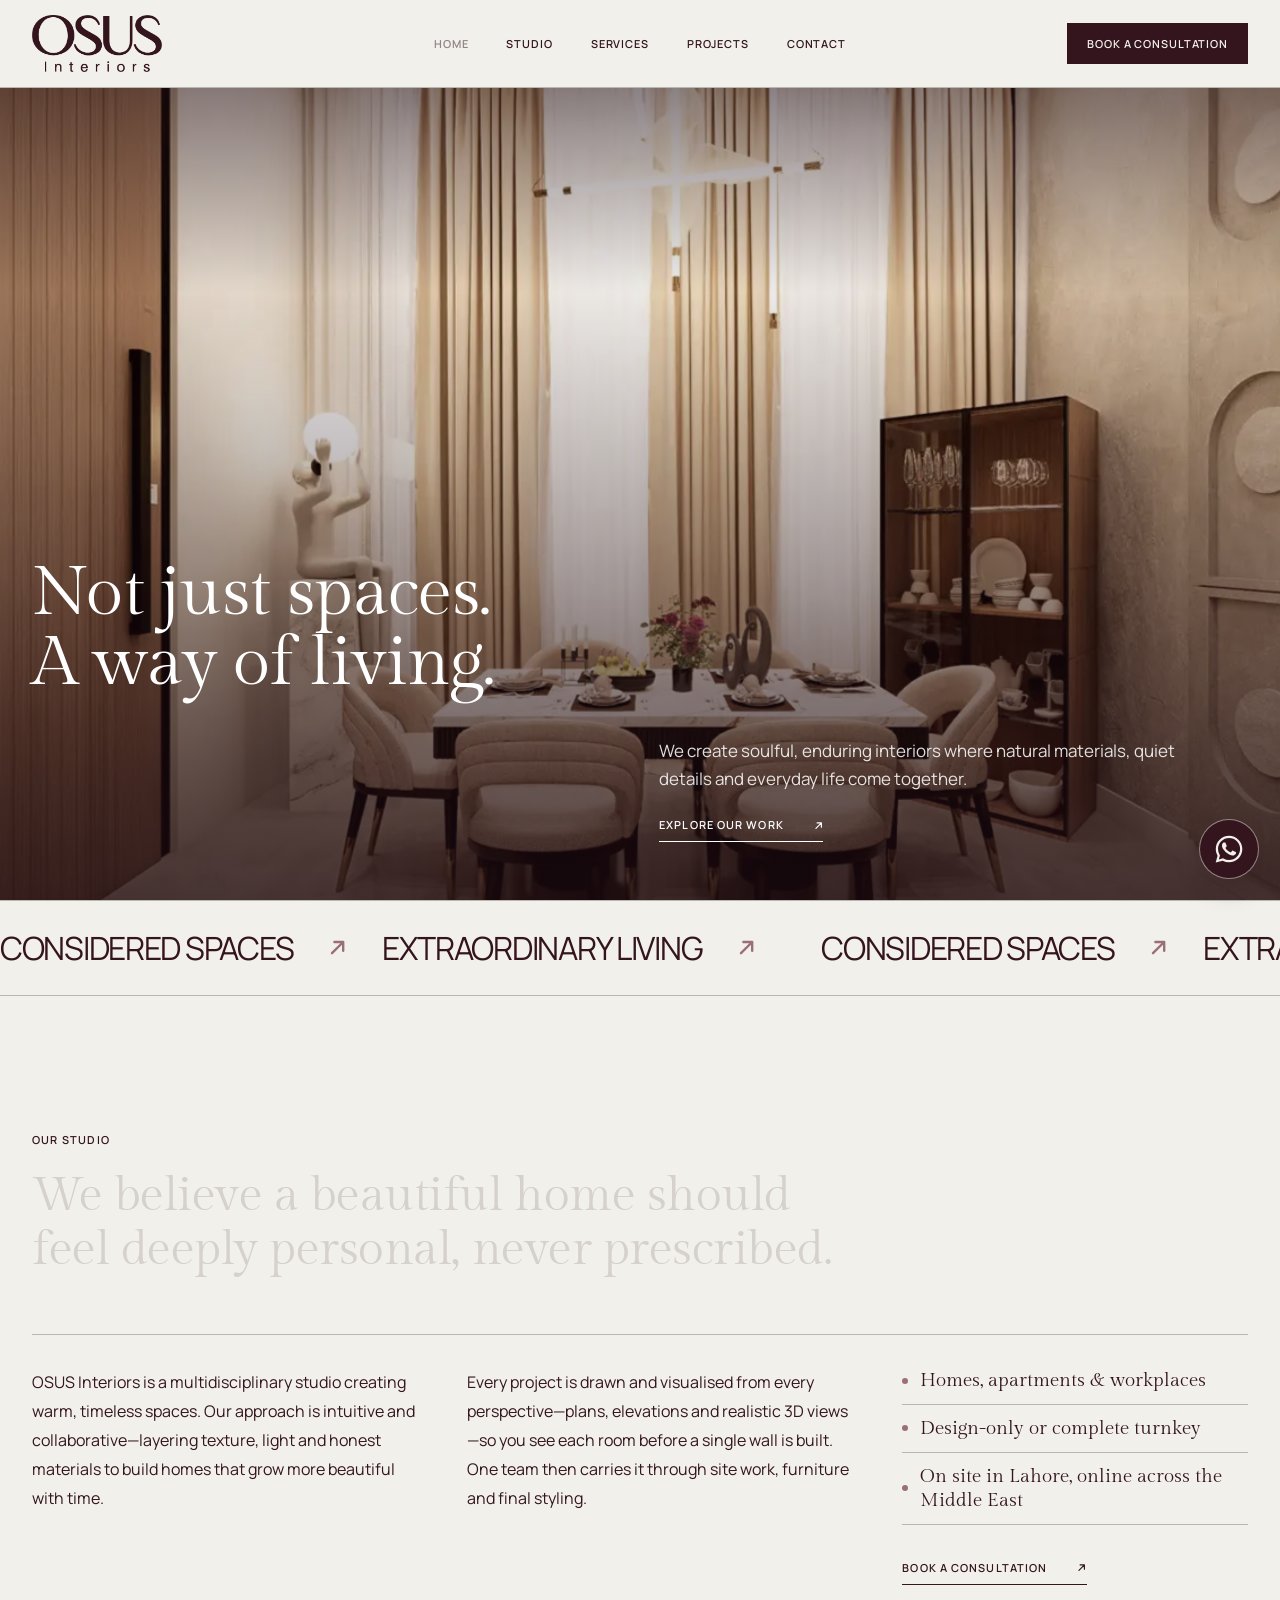
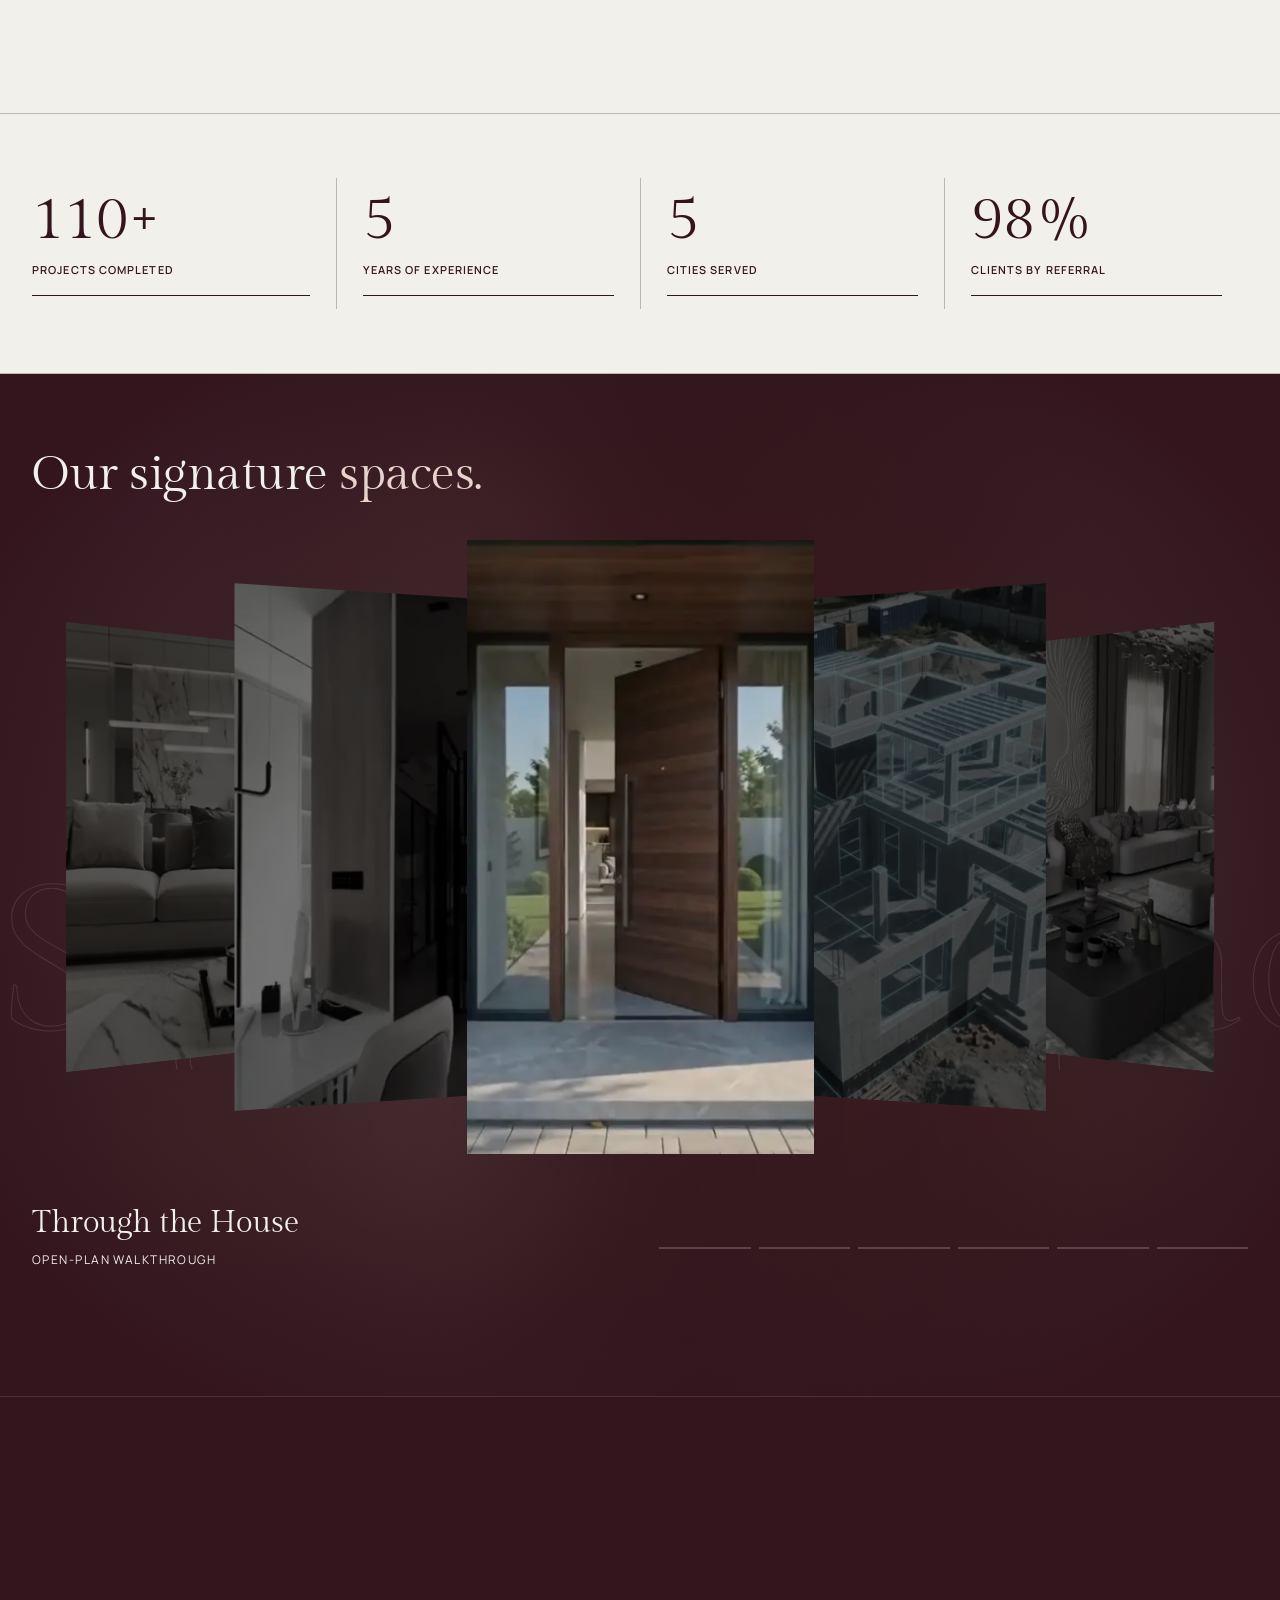
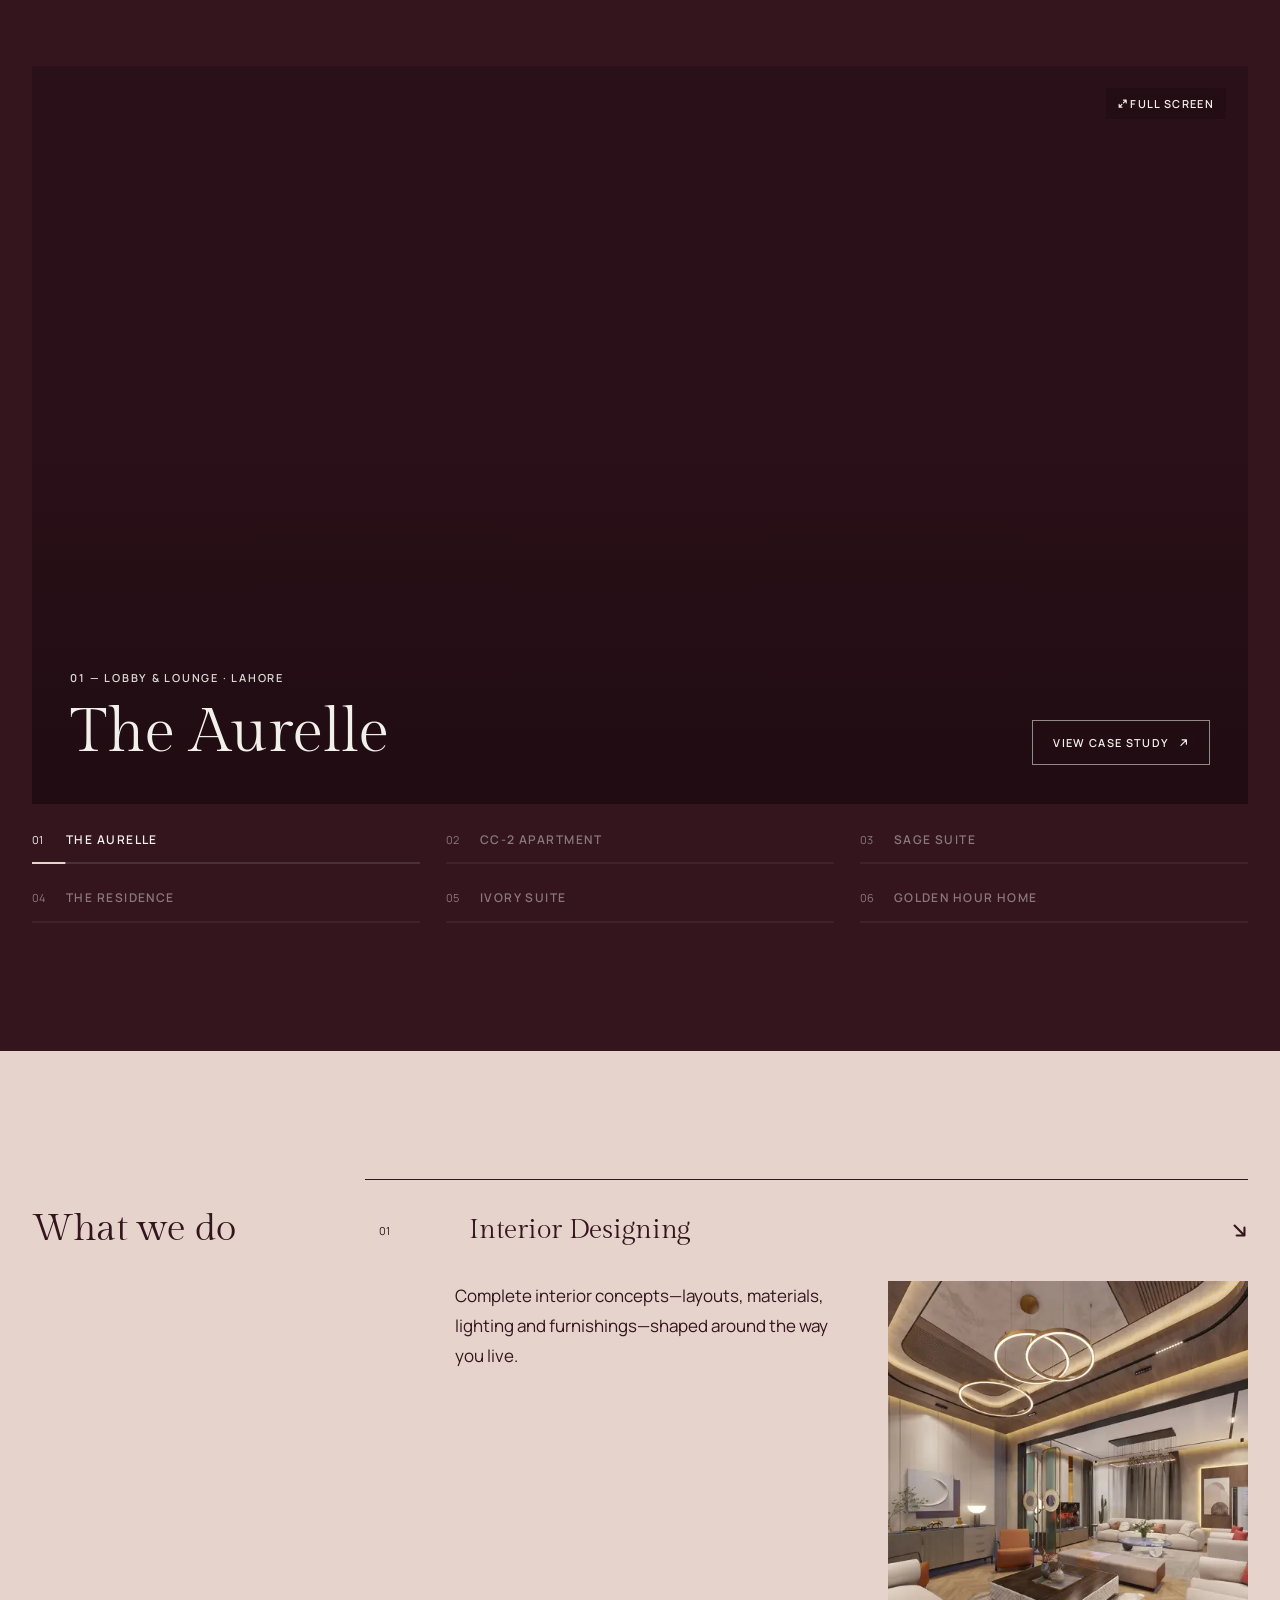
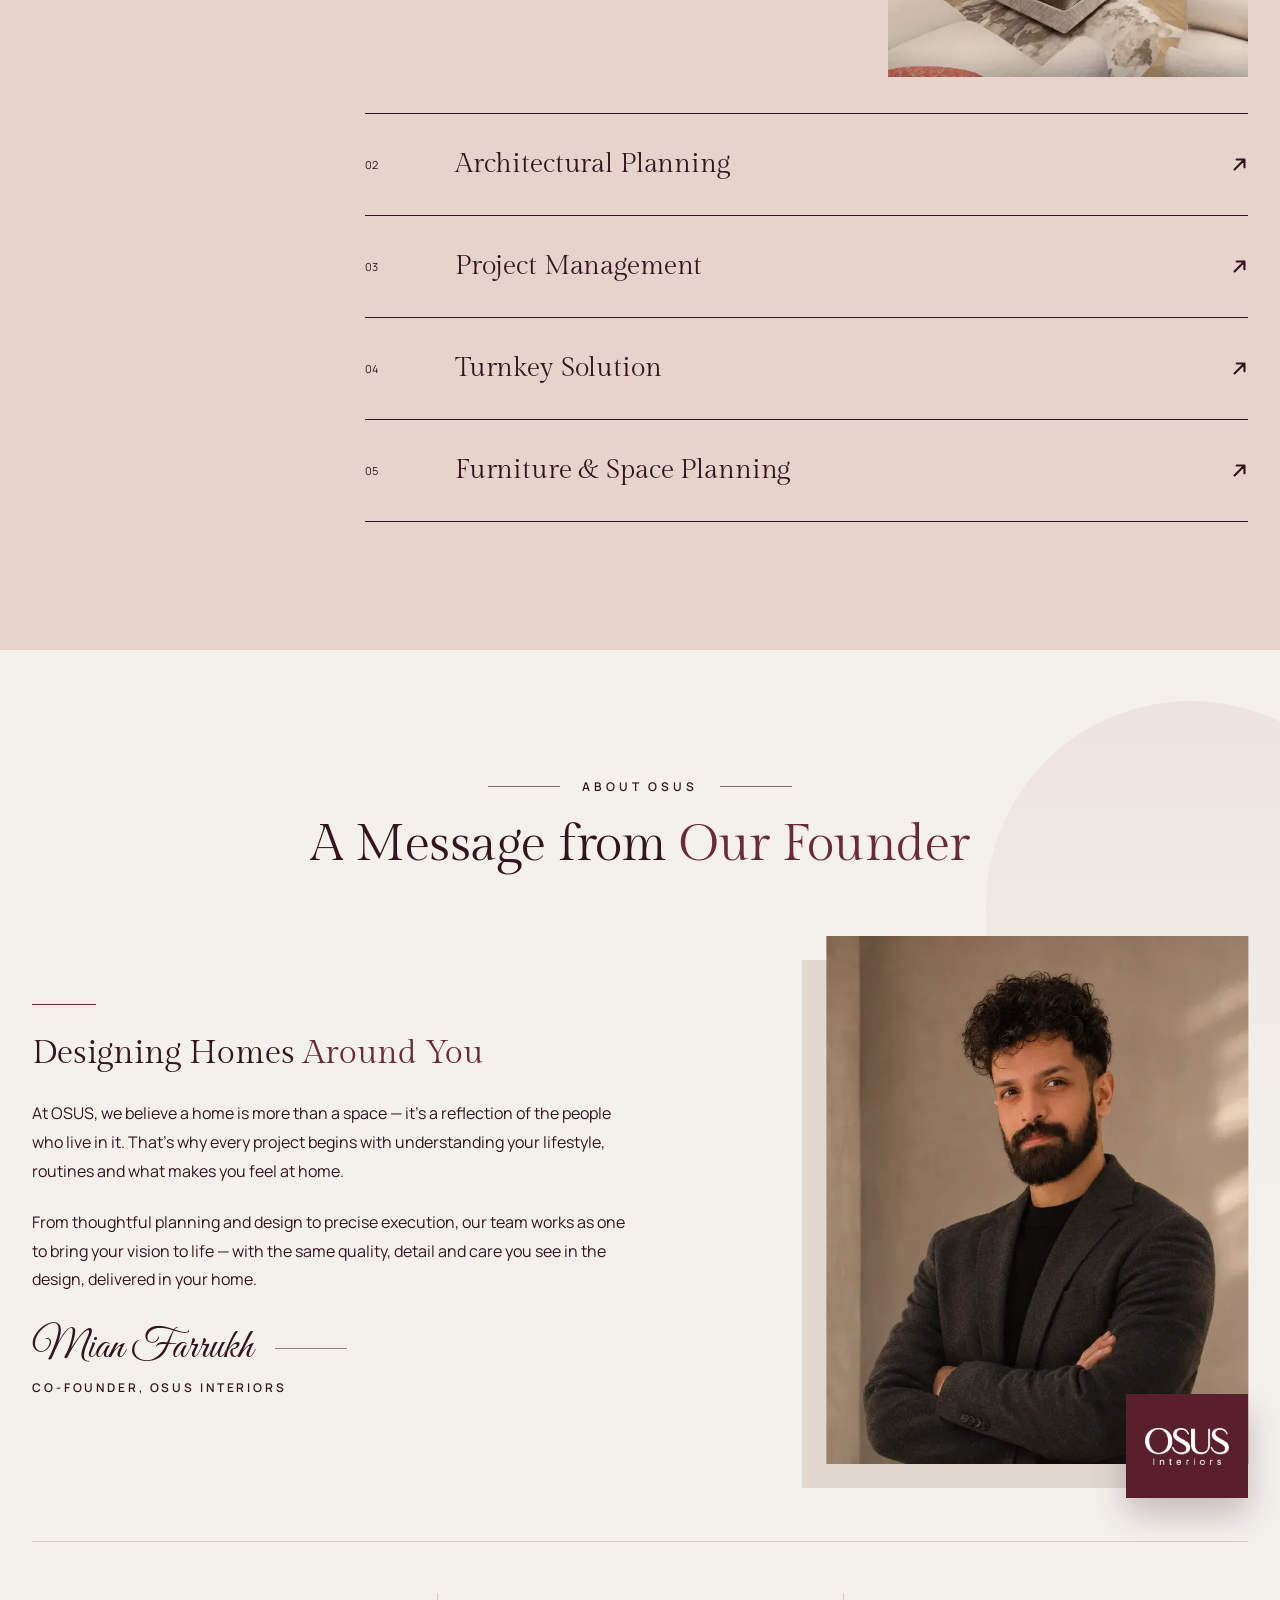
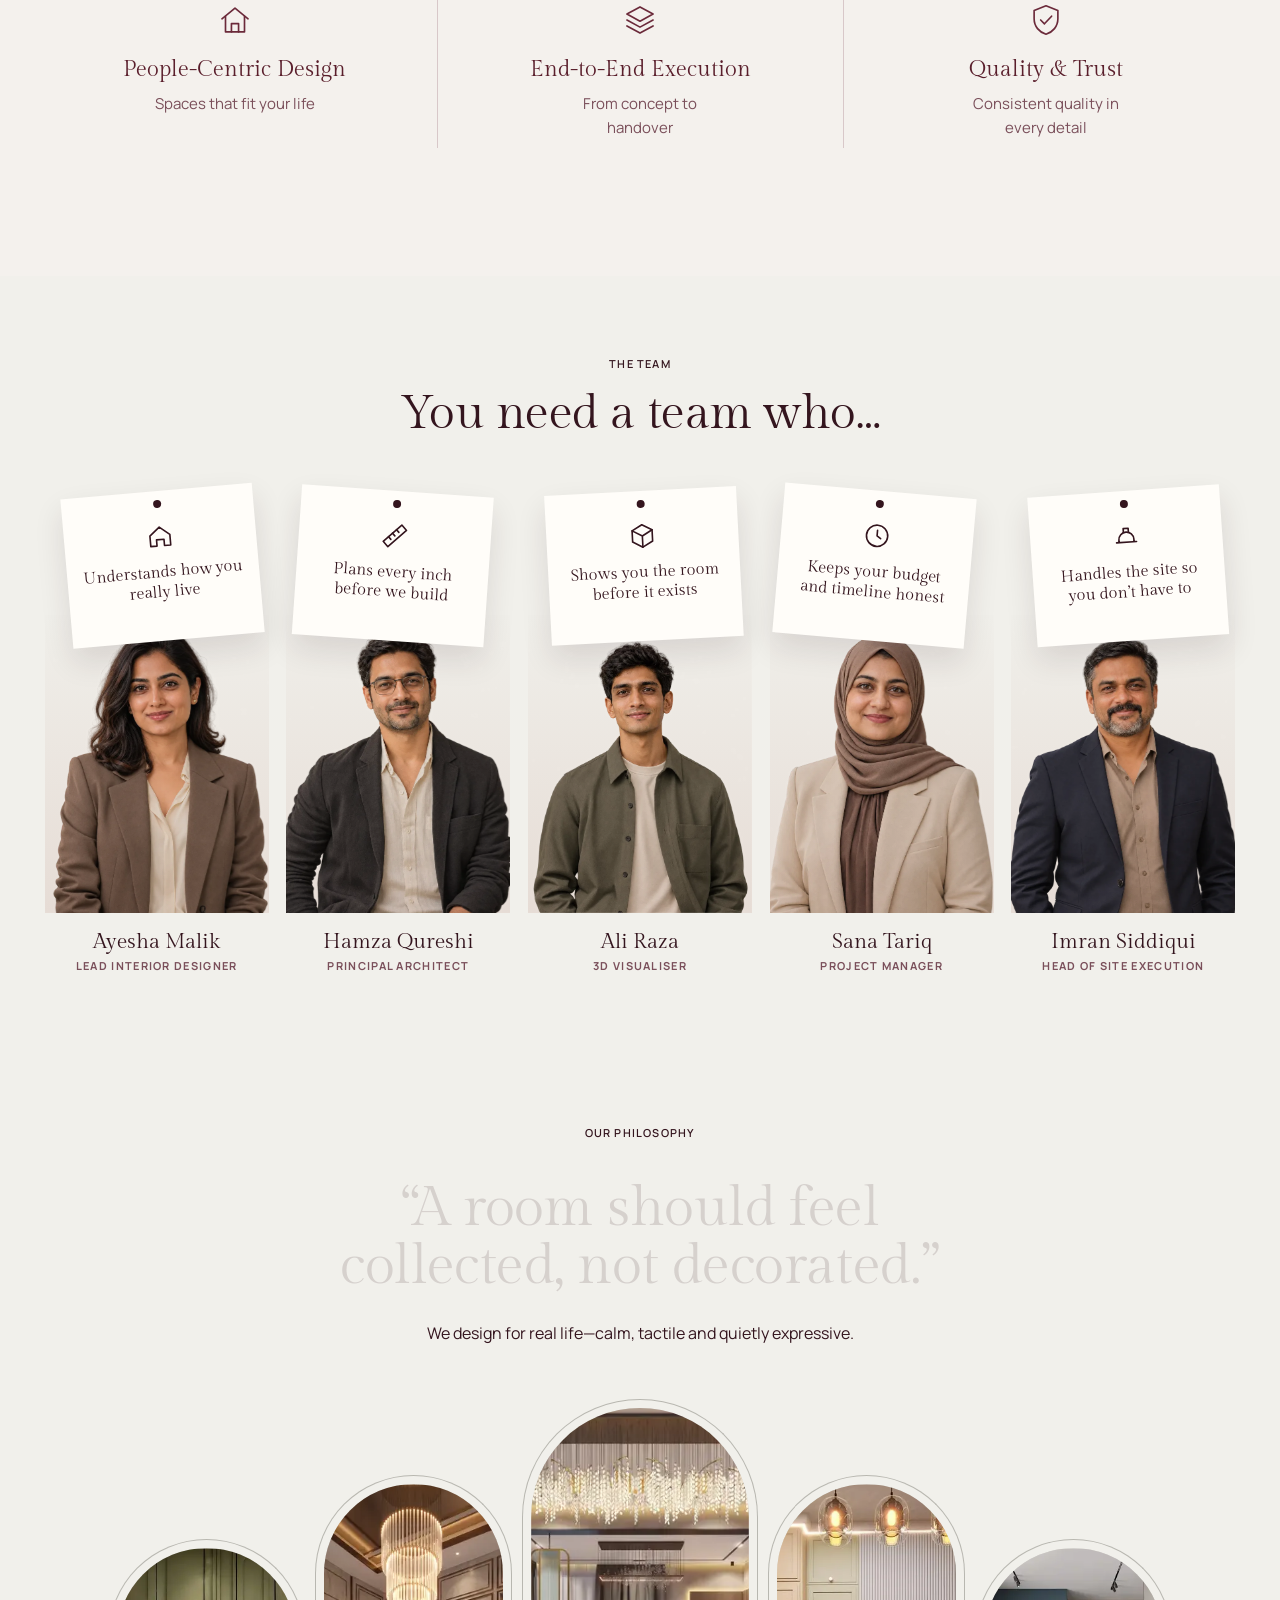
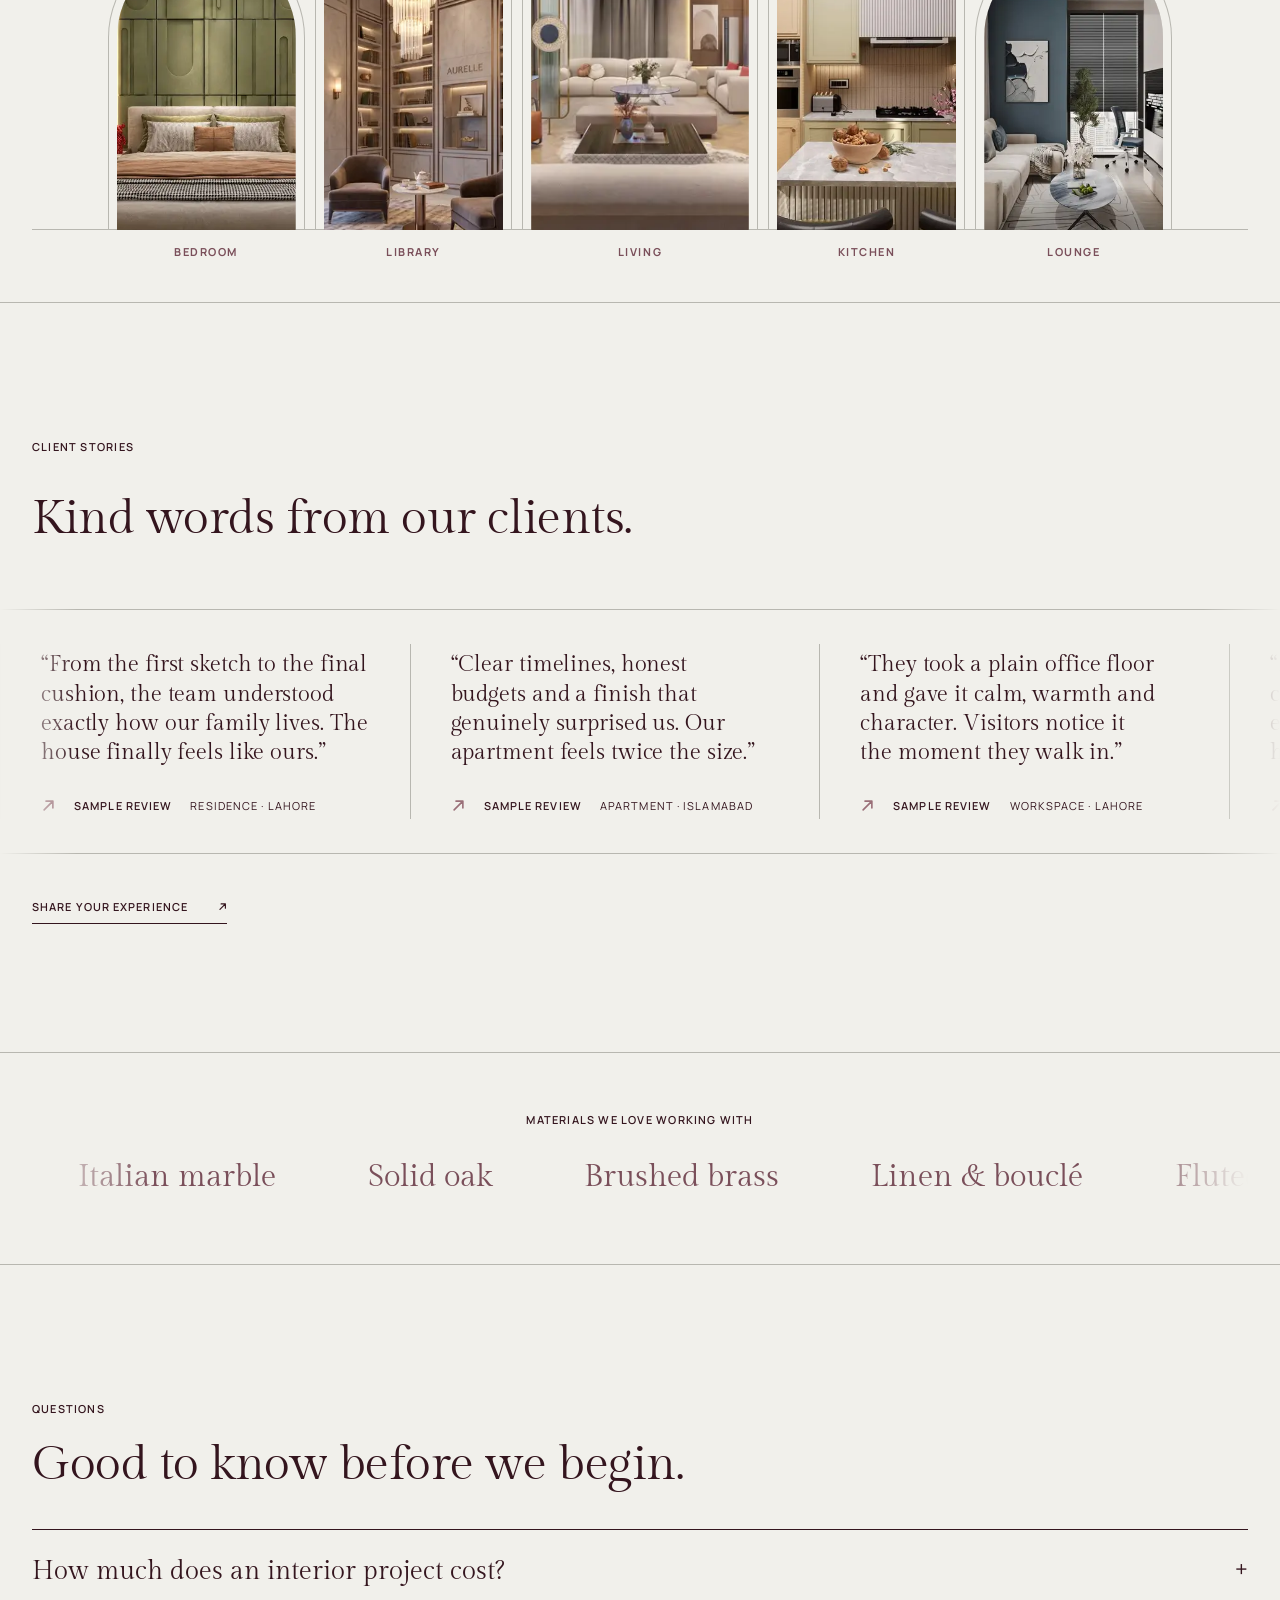
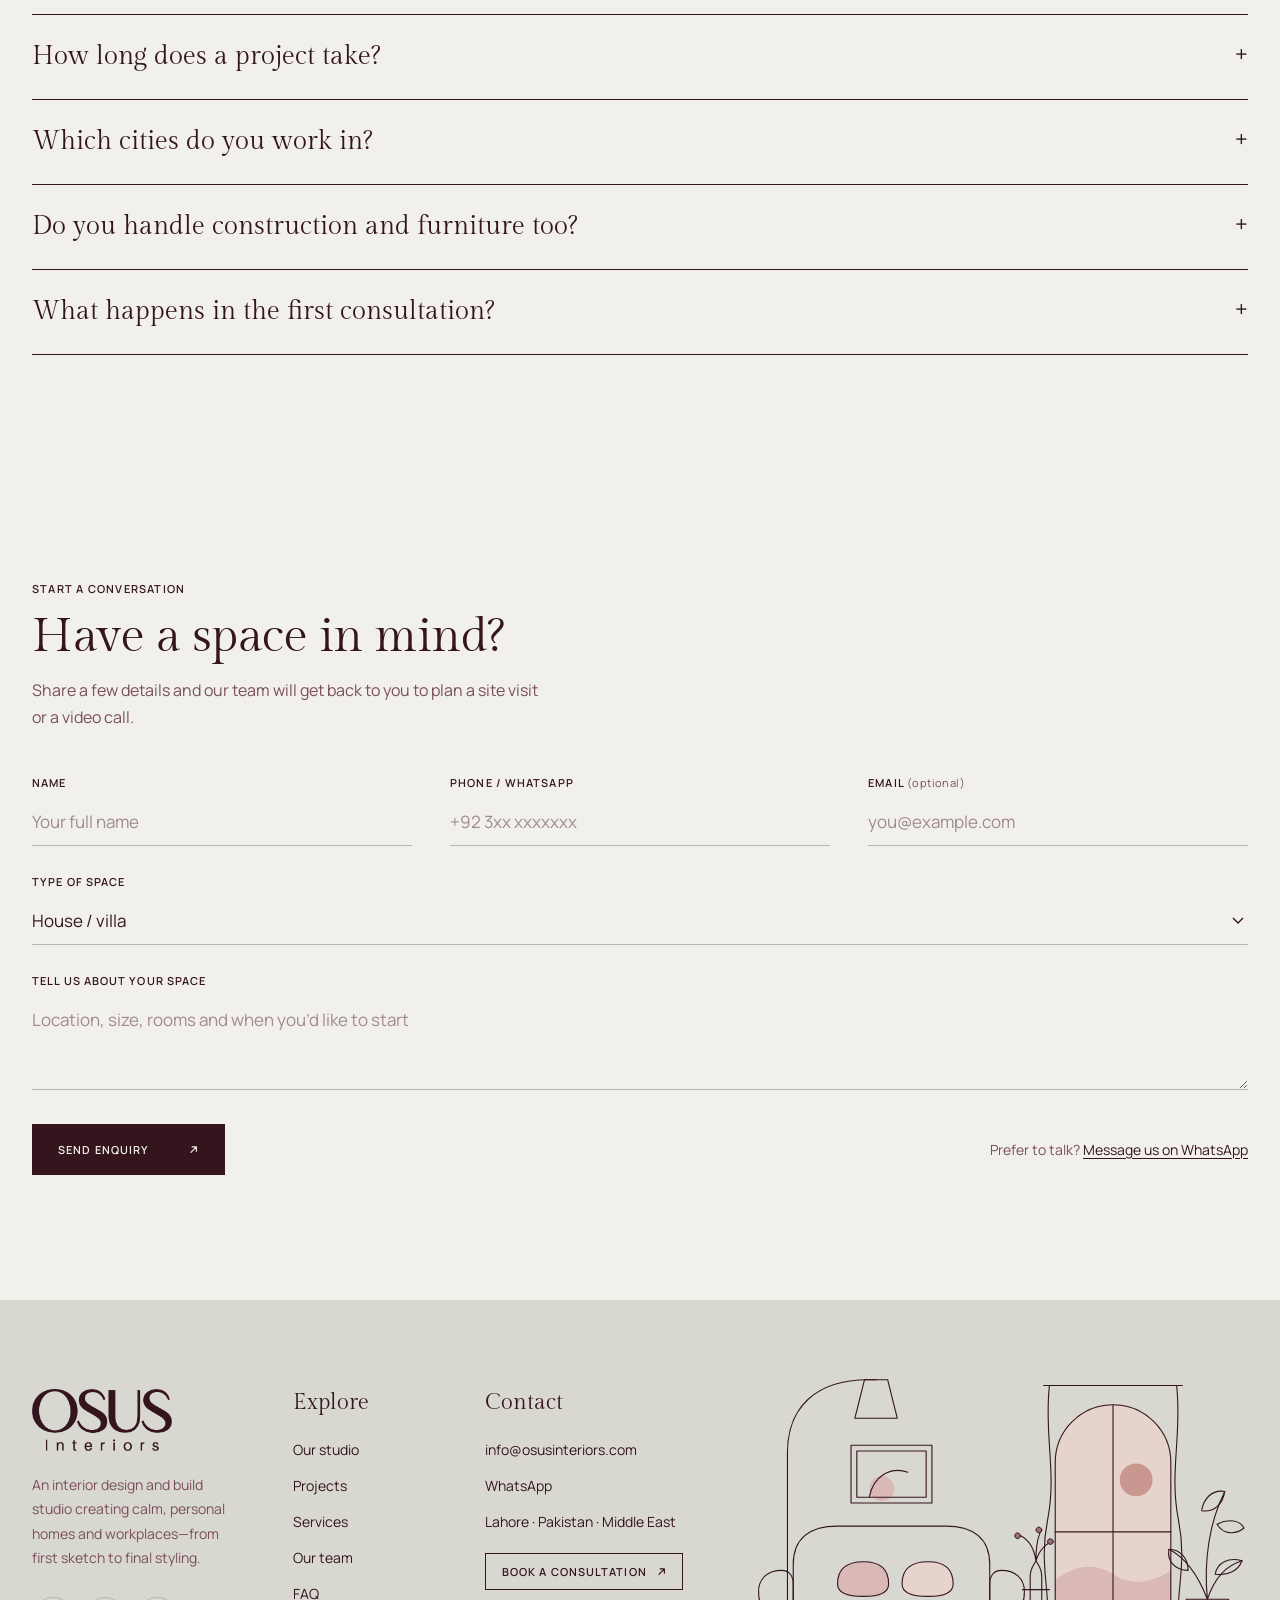
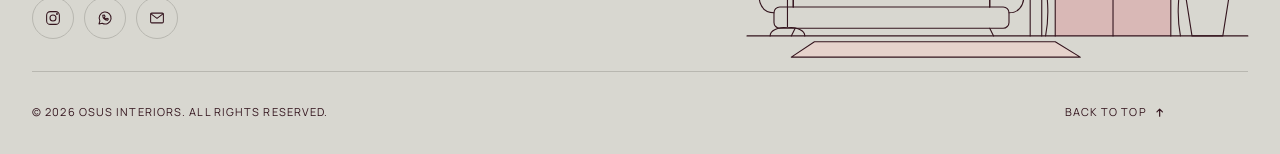
<file: website/index.html>
<!doctype html>
<html lang="en">
<head>
  <meta charset="utf-8">
  <meta name="viewport" content="width=device-width, initial-scale=1">
  <title>OSUS Interiors — Interior Designers &amp; Architects in Lahore</title>
  <meta name="description" content="Interior design and architecture studio in Lahore—interior design, architectural planning, project management and turnkey homes and workspaces.">
  <link rel="canonical" href="https://osusinteriors.com/">
  <meta name="robots" content="index, follow">
  <meta name="theme-color" content="#34151e">
  <meta property="og:type" content="website">
  <meta property="og:site_name" content="OSUS Interiors">
  <meta property="og:title" content="OSUS Interiors — Interior Designers &amp; Architects in Lahore">
  <meta property="og:description" content="Soulful, enduring interiors where natural materials, quiet details and everyday life come together.">
  <meta property="og:url" content="https://osusinteriors.com/">
  <meta property="og:image" content="https://osusinteriors.com/assets/images/og-image.jpg">
  <meta property="og:image:width" content="1200">
  <meta property="og:image:height" content="630">
  <meta property="og:locale" content="en_PK">
  <meta name="twitter:card" content="summary_large_image">
  <link rel="icon" type="image/png" href="assets/logo/osus-logo.png">
  <script type="application/ld+json">{"@context":"https://schema.org","@type":"HomeAndConstructionBusiness","name":"OSUS Interiors","description":"Interior design, architectural planning, project management and turnkey interiors for homes and commercial spaces.","url":"https://osusinteriors.com/","logo":"https://osusinteriors.com/assets/logo/osus-logo.png","image":"https://osusinteriors.com/assets/images/og-image.jpg","email":"info@osusinteriors.com","telephone":"+92-323-9871753","address":{"@type":"PostalAddress","addressLocality":"Lahore","addressCountry":"PK"},"areaServed":["Lahore","Islamabad","Pakistan"],"sameAs":["https://www.instagram.com/osusinteriors/"],"knowsAbout":["Interior design","Architectural planning","Project management","Turnkey solutions","Furniture and space planning"]}</script>
  <link rel="preconnect" href="https://fonts.googleapis.com">
  <link rel="preconnect" href="https://fonts.gstatic.com" crossorigin>
  <link rel="preload" as="style" href="https://fonts.googleapis.com/css2?family=Gilda+Display&family=Great+Vibes&family=Manrope:wght@400;500;600;700&display=swap" onload="this.onload=null;this.rel='stylesheet'">
  <noscript><link rel="stylesheet" href="https://fonts.googleapis.com/css2?family=Gilda+Display&family=Great+Vibes&family=Manrope:wght@400;500;600;700&display=swap"></noscript>
  <link rel="stylesheet" href="css/style.css?v=20261115">
  <link rel="stylesheet" href="css/extras.css?v=20261115">
  <link rel="stylesheet" href="css/motion.css?v=20261115">
  <link rel="stylesheet" href="css/showcase.css?v=20261115">
  <script>try{if(!sessionStorage.getItem('osus-intro')&&!matchMedia('(prefers-reduced-motion: reduce)').matches){document.documentElement.classList.add('has-intro');sessionStorage.setItem('osus-intro','1');setTimeout(function(){document.documentElement.classList.add('intro-done')},1800)}}catch(e){}</script>
  <link rel="preload" as="image" fetchpriority="high" href="assets/images/hero-dining.webp" imagesrcset="assets/images/hero-dining-900.webp 900w, assets/images/hero-dining-1400.webp 1400w, assets/images/hero-dining.webp 1800w" imagesizes="95vw" fetchpriority="high">
</head>
<body>
<div class="intro" aria-hidden="true"><img src="assets/logo/osus-logo.png" alt=""></div>
<main>
  <header class="site-header">
    <a class="logo-link" href="#home" aria-label="OSUS Interiors home"><img alt="OSUS Interiors" src="assets/logo/osus-logo.png"></a>
    <nav class="nav-links" id="nav-links" aria-label="Main navigation">
      <a href="#home">Home</a>
      <a href="#studio">Studio</a>
      <a href="#services">Services</a>
      <a href="#projects">Projects</a>
      <a href="#enquiry">Contact</a>
    </nav>
    <a class="header-cta" href="#enquiry" aria-label="Book a consultation"><span class="cta-long">Book a consultation</span><span class="cta-short" aria-hidden="true">Book consultation</span></a>
    <button class="menu-button" type="button" aria-label="Toggle menu" aria-expanded="false" aria-controls="nav-links">Menu</button>
  </header>

  <div class="page-content">
    <section class="hero" id="home">
      <div class="hero-copy">
        <h1 data-word-reveal>Not just spaces.<br>A way of living.</h1>
        <p class="hero-text">We create soulful, enduring interiors where natural materials, quiet details and everyday life come together.</p>
        <a class="text-link" href="#projects">Explore our work <span><svg class="ico" viewBox="0 0 12 12" aria-hidden="true" focusable="false"><path d="M2.5 9.5 9.5 2.5M4 2.5h5.5V8"/></svg></span></a>
      </div>
      <div class="hero-image" data-hero-slides>
        <img class="is-active" fetchpriority="high" alt="Warm dining room with full-height linen curtains and walnut cabinetry" data-caption="Dining · Residential interiors" src="assets/images/hero-dining.webp" srcset="assets/images/hero-dining-900.webp 900w, assets/images/hero-dining-1400.webp 1400w, assets/images/hero-dining.webp 1800w" sizes="95vw" fetchpriority="high">
        <img alt="Double-height living room with sculptural ring lights and fireplace wall" data-caption="Living · Residential interiors" data-src="assets/images/hero-living.webp" data-srcset="assets/images/hero-living-900.webp 900w, assets/images/hero-living-1400.webp 1400w, assets/images/hero-living.webp 1800w" sizes="95vw" decoding="async">
        <img alt="Entrance hall with floating staircase and timber doors" data-caption="Entrance &amp; stair · Residential interiors" data-src="assets/images/hero-stairs.webp" data-srcset="assets/images/hero-stairs-900.webp 900w, assets/images/hero-stairs-1400.webp 1400w, assets/images/hero-stairs.webp 1800w" sizes="95vw" decoding="async">
        <img alt="Grey kitchen with marble backsplash and warm under-cabinet lighting" data-caption="Kitchen · Residential interiors" data-src="assets/images/hero-kitchen.webp" data-srcset="assets/images/hero-kitchen-900.webp 900w, assets/images/hero-kitchen-1400.webp 1400w, assets/images/hero-kitchen.webp 1600w" sizes="95vw" decoding="async">
      </div>
      <span class="hero-number">01</span>
    </section>

    <div class="marquee" aria-hidden="true">
      <div>
        <span>CONSIDERED SPACES <b><svg class="ico" viewBox="0 0 12 12" aria-hidden="true" focusable="false"><path d="M2.5 9.5 9.5 2.5M4 2.5h5.5V8"/></svg></b> EXTRAORDINARY LIVING <b><svg class="ico" viewBox="0 0 12 12" aria-hidden="true" focusable="false"><path d="M2.5 9.5 9.5 2.5M4 2.5h5.5V8"/></svg></b> </span>
        <span>CONSIDERED SPACES <b><svg class="ico" viewBox="0 0 12 12" aria-hidden="true" focusable="false"><path d="M2.5 9.5 9.5 2.5M4 2.5h5.5V8"/></svg></b> EXTRAORDINARY LIVING <b><svg class="ico" viewBox="0 0 12 12" aria-hidden="true" focusable="false"><path d="M2.5 9.5 9.5 2.5M4 2.5h5.5V8"/></svg></b> </span>
        <span>CONSIDERED SPACES <b><svg class="ico" viewBox="0 0 12 12" aria-hidden="true" focusable="false"><path d="M2.5 9.5 9.5 2.5M4 2.5h5.5V8"/></svg></b> EXTRAORDINARY LIVING <b><svg class="ico" viewBox="0 0 12 12" aria-hidden="true" focusable="false"><path d="M2.5 9.5 9.5 2.5M4 2.5h5.5V8"/></svg></b> </span>
        <span>CONSIDERED SPACES <b><svg class="ico" viewBox="0 0 12 12" aria-hidden="true" focusable="false"><path d="M2.5 9.5 9.5 2.5M4 2.5h5.5V8"/></svg></b> EXTRAORDINARY LIVING <b><svg class="ico" viewBox="0 0 12 12" aria-hidden="true" focusable="false"><path d="M2.5 9.5 9.5 2.5M4 2.5h5.5V8"/></svg></b> </span>
      </div>
    </div>

    <section class="studio section" id="studio">
      <div class="studio-top scroll-reveal">
        <p class="section-label">Our studio</p>
        <h2 data-scroll-fill>We believe a beautiful home should feel deeply personal, never prescribed.</h2>
      </div>
      <div class="studio-cols scroll-reveal">
        <p>OSUS Interiors is a multidisciplinary studio creating warm, timeless spaces. Our approach is intuitive and collaborative—layering texture, light and honest materials to build homes that grow more beautiful with time.</p>
        <p>Every project is drawn and visualised from every perspective—plans, elevations and realistic 3D views—so you see each room before a single wall is built. One team then carries it through site work, furniture and final styling.</p>
        <div class="studio-points">
          <ul>
            <li>Homes, apartments &amp; workplaces</li>
            <li>Design-only or complete turnkey</li>
            <li>On site in Lahore, online across the Middle East</li>
          </ul>
          <a class="text-link" href="#enquiry">Book a consultation <span><svg class="ico" viewBox="0 0 12 12" aria-hidden="true" focusable="false"><path d="M2.5 9.5 9.5 2.5M4 2.5h5.5V8"/></svg></span></a>
        </div>
      </div>
    </section>

    <section class="stats" aria-label="Studio in numbers">
      <!-- Projects, years and cities confirmed by the client; the referral figure is still a draft -->
      <div class="stats-grid">
        <div class="stat scroll-reveal"><strong data-count="110" data-suffix="+">0</strong><span>Projects completed</span></div>
        <div class="stat scroll-reveal"><strong data-count="5" data-suffix="">0</strong><span>Years of experience</span></div>
        <div class="stat scroll-reveal"><strong data-count="5" data-suffix="">0</strong><span>Cities served</span></div>
        <div class="stat scroll-reveal"><strong data-count="98" data-suffix="%">0</strong><span>Clients by referral</span></div>
      </div>
    </section>

    <section class="reel section" id="reel" aria-roledescription="carousel" aria-label="Our signature spaces">
      <div class="reel-ambient" aria-hidden="true"></div>
      <div class="reel-head scroll-reveal">
        <div>
          <h2>Our signature <em>spaces.</em></h2>
        </div>
      </div>

      <div class="reel-bgtext" aria-hidden="true"><div><span>Signature spaces · In motion · </span><span>Signature spaces · In motion · </span></div></div>
      <div class="reel-stage" data-reel-stage>
        <article class="reel-card" data-title="Through the House" data-meta="Open-plan walkthrough">
          <video muted playsinline loop preload="metadata" poster="assets/videos/through-the-house.webp" src="assets/videos/through-the-house.mp4"></video>
        </article>
        <article class="reel-card" data-title="From Site to Sanctuary" data-meta="Concept · Build · Interior">
          <video muted playsinline loop preload="none" poster="assets/videos/site-to-sanctuary.webp" src="assets/videos/site-to-sanctuary.mp4"></video>
        </article>
        <article class="reel-card" data-title="The Gilded Lounge" data-meta="Formal living · Lahore">
          <video muted playsinline loop preload="none" poster="assets/videos/gilded-lounge.webp" src="assets/videos/gilded-lounge.mp4"></video>
        </article>
        <article class="reel-card" data-title="Night &amp; Day Suite" data-meta="Bedroom &amp; bath">
          <video muted playsinline loop preload="none" poster="assets/videos/night-day-suite.webp" src="assets/videos/night-day-suite.mp4"></video>
        </article>
        <article class="reel-card" data-title="Soft Edges" data-meta="Living &amp; dining">
          <video muted playsinline loop preload="none" poster="assets/videos/soft-edges.webp" src="assets/videos/soft-edges.mp4"></video>
        </article>
        <article class="reel-card" data-title="The Glass House" data-meta="Workspace · Plan to reality">
          <video muted playsinline loop preload="none" poster="assets/videos/glass-house.webp" src="assets/videos/glass-house.mp4"></video>
        </article>
        <span class="reel-cursor" aria-hidden="true">Drag</span>
      </div>

      <div class="reel-foot">
        <div class="reel-caption" aria-live="polite">
          <h3 data-reel-title>From Site to Sanctuary</h3>
          <p data-reel-meta>Concept · Build · Interior</p>
        </div>
        <div class="reel-progress" data-reel-progress></div>
      </div>
    </section>

    <section class="projects section" id="projects">
      <div class="section-heading scroll-reveal">
        <div>
          <h2>A study in warmth, restraint and detail.</h2>
        </div>
        <a class="text-link" href="#enquiry">Discuss your project <span><svg class="ico" viewBox="0 0 12 12" aria-hidden="true" focusable="false"><path d="M2.5 9.5 9.5 2.5M4 2.5h5.5V8"/></svg></span></a>
      </div>
      <div class="pcar scroll-reveal" data-pcar aria-roledescription="carousel" aria-label="Selected projects">
        <div class="pcar-stage" data-pcar-stage>
          <div class="pcar-overlay">
            <div aria-hidden="true"><p class="pcar-overlay-meta"></p><p class="pcar-overlay-title"></p></div>
            <a class="pcar-action" href="projects/aurelle.html"><span>View case study</span> <svg class="ico" viewBox="0 0 12 12" aria-hidden="true" focusable="false"><path d="M2.5 9.5 9.5 2.5M4 2.5h5.5V8"/></svg></a>
          </div>
          <span class="pcar-expand" aria-hidden="true"><svg class="ico" viewBox="0 0 12 12" aria-hidden="true" focusable="false"><path d="M7 1.5h3.5V5M5 10.5H1.5V7M10.5 1.5 7 5M1.5 10.5 5 7"/></svg> Full screen</span>
          <img alt="Aurelle — reception, lounge and library interiors" data-project="0" data-src="assets/images/projects/aurelle-3.webp" data-srcset="assets/images/projects/aurelle-3-480.webp 480w, assets/images/projects/aurelle-3-800.webp 800w, assets/images/projects/aurelle-3.webp 1080w" sizes="(max-width: 800px) 100vw, 95vw" decoding="async">
          <img alt="Aurelle — reception, lounge and library interiors" data-project="0" data-src="assets/images/projects/aurelle-1.webp" data-srcset="assets/images/projects/aurelle-1-480.webp 480w, assets/images/projects/aurelle-1-800.webp 800w, assets/images/projects/aurelle-1.webp 1080w" sizes="(max-width: 800px) 100vw, 95vw" decoding="async">
          <img alt="Aurelle — reception, lounge and library interiors" data-project="0" data-src="assets/images/projects/aurelle-2.webp" data-srcset="assets/images/projects/aurelle-2-480.webp 480w, assets/images/projects/aurelle-2-800.webp 800w, assets/images/projects/aurelle-2.webp 1080w" sizes="(max-width: 800px) 100vw, 95vw" decoding="async">
          <img alt="Aurelle — reception, lounge and library interiors" data-project="0" data-src="assets/images/projects/aurelle-4.webp" data-srcset="assets/images/projects/aurelle-4-480.webp 480w, assets/images/projects/aurelle-4-800.webp 800w, assets/images/projects/aurelle-4.webp 1080w" sizes="(max-width: 800px) 100vw, 95vw" decoding="async">
          <img alt="Aurelle — reception, lounge and library interiors" data-project="0" data-src="assets/images/projects/aurelle-5.webp" data-srcset="assets/images/projects/aurelle-5-480.webp 480w, assets/images/projects/aurelle-5-800.webp 800w, assets/images/projects/aurelle-5.webp 1080w" sizes="(max-width: 800px) 100vw, 95vw" decoding="async">
          <img alt="Islamabad apartment — living, dining and study" data-project="1" data-src="assets/images/projects/islamabad-1.webp" data-srcset="assets/images/projects/islamabad-1-480.webp 480w, assets/images/projects/islamabad-1-800.webp 800w, assets/images/projects/islamabad-1.webp 1080w" sizes="(max-width: 800px) 100vw, 95vw" decoding="async">
          <img alt="Islamabad apartment — living, dining and study" data-project="1" data-src="assets/images/projects/islamabad-2.webp" data-srcset="assets/images/projects/islamabad-2-480.webp 480w, assets/images/projects/islamabad-2-800.webp 800w, assets/images/projects/islamabad-2.webp 1080w" sizes="(max-width: 800px) 100vw, 95vw" decoding="async">
          <img alt="Islamabad apartment — living, dining and study" data-project="1" data-src="assets/images/projects/islamabad-3.webp" data-srcset="assets/images/projects/islamabad-3-480.webp 480w, assets/images/projects/islamabad-3-800.webp 800w, assets/images/projects/islamabad-3.webp 1080w" sizes="(max-width: 800px) 100vw, 95vw" decoding="async">
          <img alt="Islamabad apartment — living, dining and study" data-project="1" data-src="assets/images/projects/islamabad-4.webp" data-srcset="assets/images/projects/islamabad-4-480.webp 480w, assets/images/projects/islamabad-4-800.webp 800w, assets/images/projects/islamabad-4.webp 1080w" sizes="(max-width: 800px) 100vw, 95vw" decoding="async">
          <img alt="Islamabad apartment — living, dining and study" data-project="1" data-src="assets/images/projects/islamabad-5.webp" data-srcset="assets/images/projects/islamabad-5-480.webp 480w, assets/images/projects/islamabad-5-800.webp 800w, assets/images/projects/islamabad-5.webp 1080w" sizes="(max-width: 800px) 100vw, 95vw" decoding="async">
          <img alt="Sage Suite — panelled bedroom" data-project="2" data-src="assets/images/projects/sage-1.webp" data-srcset="assets/images/projects/sage-1-480.webp 480w, assets/images/projects/sage-1-800.webp 800w, assets/images/projects/sage-1.webp 1080w" sizes="(max-width: 800px) 100vw, 95vw" decoding="async">
          <img alt="Sage Suite — panelled bedroom" data-project="2" data-src="assets/images/projects/sage-2.webp" data-srcset="assets/images/projects/sage-2-480.webp 480w, assets/images/projects/sage-2-800.webp 800w, assets/images/projects/sage-2.webp 1080w" sizes="(max-width: 800px) 100vw, 95vw" decoding="async">
          <img alt="Sage Suite — panelled bedroom" data-project="2" data-src="assets/images/projects/sage-3.webp" data-srcset="assets/images/projects/sage-3-480.webp 480w, assets/images/projects/sage-3-800.webp 800w, assets/images/projects/sage-3.webp 1080w" sizes="(max-width: 800px) 100vw, 95vw" decoding="async">
          <img alt="Residence — double-height living and dining" data-project="3" data-src="assets/images/projects/residence-1.webp" data-srcset="assets/images/projects/residence-1-480.webp 480w, assets/images/projects/residence-1-800.webp 800w, assets/images/projects/residence-1.webp 1080w" sizes="(max-width: 800px) 100vw, 95vw" decoding="async">
          <img alt="Residence — double-height living and dining" data-project="3" data-src="assets/images/projects/residence-2.webp" data-srcset="assets/images/projects/residence-2-480.webp 480w, assets/images/projects/residence-2-800.webp 800w, assets/images/projects/residence-2.webp 1080w" sizes="(max-width: 800px) 100vw, 95vw" decoding="async">
          <img alt="Residence — double-height living and dining" data-project="3" data-src="assets/images/projects/residence-3.webp" data-srcset="assets/images/projects/residence-3-480.webp 480w, assets/images/projects/residence-3-800.webp 800w, assets/images/projects/residence-3.webp 1080w" sizes="(max-width: 800px) 100vw, 95vw" decoding="async">
          <img alt="Residence — double-height living and dining" data-project="3" data-src="assets/images/projects/residence-4.webp" data-srcset="assets/images/projects/residence-4-480.webp 480w, assets/images/projects/residence-4-800.webp 800w, assets/images/projects/residence-4.webp 1080w" sizes="(max-width: 800px) 100vw, 95vw" decoding="async">
          <img alt="Ivory Suite — bedroom and home office" data-project="4" data-src="assets/images/projects/suite-1.webp" data-srcset="assets/images/projects/suite-1-480.webp 480w, assets/images/projects/suite-1-800.webp 800w, assets/images/projects/suite-1.webp 1080w" sizes="(max-width: 800px) 100vw, 95vw" decoding="async">
          <img alt="Ivory Suite — bedroom and home office" data-project="4" data-src="assets/images/projects/suite-2.webp" data-srcset="assets/images/projects/suite-2-480.webp 480w, assets/images/projects/suite-2-800.webp 800w, assets/images/projects/suite-2.webp 1080w" sizes="(max-width: 800px) 100vw, 95vw" decoding="async">
          <img alt="Ivory Suite — bedroom and home office" data-project="4" data-src="assets/images/projects/suite-3.webp" data-srcset="assets/images/projects/suite-3-480.webp 480w, assets/images/projects/suite-3-800.webp 800w, assets/images/projects/suite-3.webp 1080w" sizes="(max-width: 800px) 100vw, 95vw" decoding="async">
          <img alt="Ivory Suite — bedroom and home office" data-project="4" data-src="assets/images/projects/suite-4.webp" data-srcset="assets/images/projects/suite-4-480.webp 480w, assets/images/projects/suite-4-800.webp 800w, assets/images/projects/suite-4.webp 1080w" sizes="(max-width: 800px) 100vw, 95vw" decoding="async">
          <img alt="Ivory Suite — bedroom and home office" data-project="4" data-src="assets/images/projects/suite-5.webp" data-srcset="assets/images/projects/suite-5-480.webp 480w, assets/images/projects/suite-5-800.webp 800w, assets/images/projects/suite-5.webp 1080w" sizes="(max-width: 800px) 100vw, 95vw" decoding="async">
          <img alt="Ivory Suite — bedroom and home office" data-project="4" data-src="assets/images/projects/suite-6.webp" data-srcset="assets/images/projects/suite-6-480.webp 480w, assets/images/projects/suite-6-800.webp 800w, assets/images/projects/suite-6.webp 1080w" sizes="(max-width: 800px) 100vw, 95vw" decoding="async">
          <img alt="Golden Hour Home — kitchen, lounge, bedroom and bath" data-project="5" data-src="assets/images/projects/golden-1.webp" data-srcset="assets/images/projects/golden-1-480.webp 480w, assets/images/projects/golden-1-800.webp 800w, assets/images/projects/golden-1.webp 1080w" sizes="(max-width: 800px) 100vw, 95vw" decoding="async">
          <img alt="Golden Hour Home — kitchen, lounge, bedroom and bath" data-project="5" data-src="assets/images/projects/golden-2.webp" data-srcset="assets/images/projects/golden-2-480.webp 480w, assets/images/projects/golden-2-800.webp 800w, assets/images/projects/golden-2.webp 1080w" sizes="(max-width: 800px) 100vw, 95vw" decoding="async">
          <img alt="Golden Hour Home — kitchen, lounge, bedroom and bath" data-project="5" data-src="assets/images/projects/golden-3.webp" data-srcset="assets/images/projects/golden-3-480.webp 480w, assets/images/projects/golden-3-800.webp 800w, assets/images/projects/golden-3.webp 1080w" sizes="(max-width: 800px) 100vw, 95vw" decoding="async">
          <img alt="Golden Hour Home — kitchen, lounge, bedroom and bath" data-project="5" data-src="assets/images/projects/golden-4.webp" data-srcset="assets/images/projects/golden-4-480.webp 480w, assets/images/projects/golden-4-800.webp 800w, assets/images/projects/golden-4.webp 1080w" sizes="(max-width: 800px) 100vw, 95vw" decoding="async">
          <img alt="Golden Hour Home — kitchen, lounge, bedroom and bath" data-project="5" data-src="assets/images/projects/golden-5.webp" data-srcset="assets/images/projects/golden-5-480.webp 480w, assets/images/projects/golden-5-800.webp 800w, assets/images/projects/golden-5.webp 1080w" sizes="(max-width: 800px) 100vw, 95vw" decoding="async">
        </div>
        <div class="pcar-side">
          <ol class="pcar-list">
          <li><button type="button" data-pcar-project="0" data-case="projects/aurelle.html"><span>01</span><strong>The Aurelle</strong><em>Lobby &amp; lounge · Lahore</em><i><b></b></i></button></li>
          <li><button type="button" data-pcar-project="1" data-case="projects/cc2-apartment.html"><span>02</span><strong>CC-2 Apartment</strong><em>Apartment · Phase 2, Islamabad</em><i><b></b></i></button></li>
          <li><button type="button" data-pcar-project="2" data-case="projects/sage-suite.html"><span>03</span><strong>Sage Suite</strong><em>Master bedroom · Lahore</em><i><b></b></i></button></li>
          <li><button type="button" data-pcar-project="3" data-case="projects/residence.html"><span>04</span><strong>The Residence</strong><em>Living &amp; dining · Lahore</em><i><b></b></i></button></li>
          <!-- Project names for 05 and 06 are drafts: confirm with the client -->
          <li><button type="button" data-pcar-project="4" data-case="projects/ivory-suite.html"><span>05</span><strong>Ivory Suite</strong><em>Bedroom &amp; home office</em><i><b></b></i></button></li>
          <li><button type="button" data-pcar-project="5" data-case="projects/golden-hour-home.html"><span>06</span><strong>Golden Hour Home</strong><em>Kitchen, lounge &amp; bath</em><i><b></b></i></button></li>
          </ol>
        </div>
      </div>
    </section>

    <section class="services section" id="services">
      <p class="section-label">What we do</p>
      <div class="service-list">
        <article class="service-item scroll-reveal">
          <h3 class="service-heading"><button type="button" class="service-row" aria-expanded="false" aria-controls="service-01"><span class="service-num">01</span><span class="service-title">Interior Designing</span><span class="service-arrow" aria-hidden="true"><svg class="ico" viewBox="0 0 12 12" aria-hidden="true" focusable="false"><path d="M2.5 9.5 9.5 2.5M4 2.5h5.5V8"/></svg></span></button></h3>
          <div class="service-panel" id="service-01" role="region">
            <div class="service-panel-inner">
              <p>Complete interior concepts—layouts, materials, lighting and furnishings—shaped around the way you live.</p>
              <img fetchpriority="low" decoding="async" alt="Double-height living room with ring chandelier" src="assets/images/projects/residence-1-800.webp" srcset="assets/images/projects/residence-1-480.webp 480w, assets/images/projects/residence-1-800.webp 800w" sizes="(max-width: 800px) 80vw, 360px" width="800" height="880">
            </div>
          </div>
        </article>
        <article class="service-item scroll-reveal">
          <h3 class="service-heading"><button type="button" class="service-row" aria-expanded="false" aria-controls="service-02"><span class="service-num">02</span><span class="service-title">Architectural Planning</span><span class="service-arrow" aria-hidden="true"><svg class="ico" viewBox="0 0 12 12" aria-hidden="true" focusable="false"><path d="M2.5 9.5 9.5 2.5M4 2.5h5.5V8"/></svg></span></button></h3>
          <div class="service-panel" id="service-02" role="region">
            <div class="service-panel-inner">
              <p>Plans and elevations that balance light, flow and structure, so the building and its interiors work as one.</p>
              <img fetchpriority="low" decoding="async" alt="Architectural model of a house under construction" src="assets/images/extras/service-architecture.webp" width="540" height="540">
            </div>
          </div>
        </article>
        <article class="service-item scroll-reveal">
          <h3 class="service-heading"><button type="button" class="service-row" aria-expanded="false" aria-controls="service-03"><span class="service-num">03</span><span class="service-title">Project Management</span><span class="service-arrow" aria-hidden="true"><svg class="ico" viewBox="0 0 12 12" aria-hidden="true" focusable="false"><path d="M2.5 9.5 9.5 2.5M4 2.5h5.5V8"/></svg></span></button></h3>
          <div class="service-panel" id="service-03" role="region">
            <div class="service-panel-inner">
              <p>One team coordinating contractors, timelines and budgets, so the design is delivered exactly as drawn.</p>
              <img fetchpriority="low" decoding="async" alt="Office interior taken from plan to completion" src="assets/images/extras/service-management.webp" width="540" height="540">
            </div>
          </div>
        </article>
        <article class="service-item scroll-reveal">
          <h3 class="service-heading"><button type="button" class="service-row" aria-expanded="false" aria-controls="service-04"><span class="service-num">04</span><span class="service-title">Turnkey Solution</span><span class="service-arrow" aria-hidden="true"><svg class="ico" viewBox="0 0 12 12" aria-hidden="true" focusable="false"><path d="M2.5 9.5 9.5 2.5M4 2.5h5.5V8"/></svg></span></button></h3>
          <div class="service-panel" id="service-04" role="region">
            <div class="service-panel-inner">
              <p>From concept to the final cushion—we design, build and furnish, then hand you the keys to a finished space.</p>
              <img fetchpriority="low" decoding="async" alt="Finished hotel lounge with library shelving" src="assets/images/projects/aurelle-2-800.webp" srcset="assets/images/projects/aurelle-2-480.webp 480w, assets/images/projects/aurelle-2-800.webp 800w" sizes="(max-width: 800px) 80vw, 360px" width="800" height="880">
            </div>
          </div>
        </article>
        <article class="service-item scroll-reveal">
          <h3 class="service-heading"><button type="button" class="service-row" aria-expanded="false" aria-controls="service-05"><span class="service-num">05</span><span class="service-title">Furniture &amp; Space Planning</span><span class="service-arrow" aria-hidden="true"><svg class="ico" viewBox="0 0 12 12" aria-hidden="true" focusable="false"><path d="M2.5 9.5 9.5 2.5M4 2.5h5.5V8"/></svg></span></button></h3>
          <div class="service-panel" id="service-05" role="region">
            <div class="service-panel-inner">
              <p>Custom furniture and considered layouts that make every square foot look, feel and function right.</p>
              <img fetchpriority="low" decoding="async" alt="Dining and living layout in an Islamabad apartment" src="assets/images/projects/islamabad-2-800.webp" srcset="assets/images/projects/islamabad-2-480.webp 480w, assets/images/projects/islamabad-2-800.webp 800w" sizes="(max-width: 800px) 80vw, 360px" width="800" height="880">
            </div>
          </div>
        </article>
      </div>
    </section>

    <section class="founder-x section" id="founder">
      <div class="fx-head scroll-reveal">
        <p class="fx-eyebrow"><span>About OSUS</span></p>
        <h2>A Message from <em>Our Founder</em></h2>
      </div>
      <div class="fx-body">
        <div class="fx-copy scroll-reveal">
          <h3>Designing Homes <em>Around You</em></h3>
          <p>At OSUS, we believe a home is more than a space — it’s a reflection of the people who live in it. That’s why every project begins with understanding your lifestyle, routines and what makes you feel at home.</p>
          <p>From thoughtful planning and design to precise execution, our team works as one to bring your vision to life — with the same quality, detail and care you see in the design, delivered in your home.</p>
          <div class="fx-sign">
            <span class="fx-signature">Mian Farrukh</span>
            <span class="fx-role">Co-founder, OSUS Interiors</span>
          </div>
        </div>
        <figure class="fx-photo scroll-reveal">
          <img src="assets/images/extras/cofounder.webp" srcset="assets/images/extras/cofounder-600.webp 600w, assets/images/extras/cofounder.webp 1000w" sizes="(max-width: 800px) 86vw, 40vw" width="1000" height="1250" alt="Mian Farrukh, co-founder of OSUS Interiors" loading="lazy" decoding="async">
          <span class="fx-badge"><img src="assets/logo/osus-logo-alt.png" alt="" aria-hidden="true" width="466" height="205"></span>
        </figure>
      </div>
      <ul class="fx-values scroll-reveal">
        <li><svg viewBox="0 0 32 32" aria-hidden="true"><path d="M5 15 16 6l11 9"/><path d="M8 13v13h16V13"/><path d="M13 26v-7h6v7"/></svg><strong>People-Centric Design</strong><span>Spaces that fit your life</span></li>
        <li><svg viewBox="0 0 32 32" aria-hidden="true"><path d="m16 5 11 6-11 6L5 11z"/><path d="m5 16 11 6 11-6"/><path d="m5 21 11 6 11-6"/></svg><strong>End-to-End Execution</strong><span>From concept to handover</span></li>
        <li><svg viewBox="0 0 32 32" aria-hidden="true"><path d="M16 4 26 8v7c0 6.5-4.3 11.2-10 13-5.7-1.8-10-6.5-10-13V8z"/><path d="m11.5 16 3.2 3.2 6-6.4"/></svg><strong>Quality &amp; Trust</strong><span>Consistent quality in every detail</span></li>
      </ul>
    </section>

    <section class="crew section" id="team">
      <div class="crew-head scroll-reveal">
        <p class="section-label">The team</p>
        <h2>You need a team who…</h2>
      </div>
      <div class="crew-stage" data-crew>
        <figure class="crew-member" style="--i: 0; --tilt: -5deg">
          <div class="crew-card"><svg viewBox="0 0 24 24" aria-hidden="true"><path d="M4 11.5 12 5l8 6.5V20h-5v-5h-6v5H4z"/></svg><p>Understands how you really live</p></div>
          <div class="crew-photo"><img src="assets/images/team/member-1.webp" alt="Ayesha Malik, Lead Interior Designer" loading="lazy" decoding="async" draggable="false"></div>
          <figcaption><strong>Ayesha Malik</strong><span>Lead Interior Designer</span></figcaption>
        </figure>
        <figure class="crew-member" style="--i: 1; --tilt: 4deg">
          <div class="crew-card"><svg viewBox="0 0 24 24" aria-hidden="true"><path d="M3 17 17 3l4 4L7 21z"/><path d="m7 13 2 2M10 10l2 2M13 7l2 2"/></svg><p>Plans every inch before we build</p></div>
          <div class="crew-photo"><img src="assets/images/team/member-2.webp" alt="Hamza Qureshi, Principal Architect" loading="lazy" decoding="async" draggable="false"></div>
          <figcaption><strong>Hamza Qureshi</strong><span>Principal Architect</span></figcaption>
        </figure>
        <figure class="crew-member" style="--i: 2; --tilt: -3deg">
          <div class="crew-card"><svg viewBox="0 0 24 24" aria-hidden="true"><path d="m12 3 8 4.5v9L12 21l-8-4.5v-9z"/><path d="M12 12 4 7.5M12 12l8-4.5M12 12v9"/></svg><p>Shows you the room before it exists</p></div>
          <div class="crew-photo"><img src="assets/images/team/member-3.webp" alt="Ali Raza, 3D Visualiser" loading="lazy" decoding="async" draggable="false"></div>
          <figcaption><strong>Ali Raza</strong><span>3D Visualiser</span></figcaption>
        </figure>
        <figure class="crew-member" style="--i: 3; --tilt: 5deg">
          <div class="crew-card"><svg viewBox="0 0 24 24" aria-hidden="true"><circle cx="12" cy="12" r="8.5"/><path d="M12 7.5V12l3 2"/></svg><p>Keeps your budget and timeline honest</p></div>
          <div class="crew-photo"><img src="assets/images/team/member-4.webp" alt="Sana Tariq, Project Manager" loading="lazy" decoding="async" draggable="false"></div>
          <figcaption><strong>Sana Tariq</strong><span>Project Manager</span></figcaption>
        </figure>
        <figure class="crew-member" style="--i: 4; --tilt: -4deg">
          <div class="crew-card"><svg viewBox="0 0 24 24" aria-hidden="true"><path d="M4 17h16M6 17v-2a6 6 0 0 1 12 0v2"/><path d="M10 9V6h4v3"/></svg><p>Handles the site so you don’t have to</p></div>
          <div class="crew-photo"><img src="assets/images/team/member-5.webp" alt="Imran Siddiqui, Head of Site Execution" loading="lazy" decoding="async" draggable="false"></div>
          <figcaption><strong>Imran Siddiqui</strong><span>Head of Site Execution</span></figcaption>
        </figure>
      </div>
      <div class="team-dots" data-crew-dots aria-hidden="true"></div>
    </section>

    <section class="quote quote-arches">
      <div class="quote-core scroll-reveal">
        <p class="section-label">Our philosophy</p>
        <blockquote data-scroll-fill>“A room should feel collected, not decorated.”</blockquote>
        <p>We design for real life—calm, tactile and quietly expressive.</p>
      </div>
      <div class="arches" data-arches aria-hidden="true">
        <figure class="arch" style="--i: 0"><div class="arch-frame"><img src="assets/images/projects/sage-1-800.webp" srcset="assets/images/projects/sage-1-480.webp 480w, assets/images/projects/sage-1-800.webp 800w" sizes="(max-width: 800px) 36vw, 17vw" alt="" loading="lazy" decoding="async"></div><figcaption>Bedroom</figcaption></figure>
        <figure class="arch" style="--i: 1"><div class="arch-frame"><img src="assets/images/projects/aurelle-2-800.webp" srcset="assets/images/projects/aurelle-2-480.webp 480w, assets/images/projects/aurelle-2-800.webp 800w" sizes="(max-width: 800px) 36vw, 17vw" alt="" loading="lazy" decoding="async"></div><figcaption>Library</figcaption></figure>
        <figure class="arch" style="--i: 2"><div class="arch-frame"><img src="assets/images/projects/residence-2-800.webp" srcset="assets/images/projects/residence-2-480.webp 480w, assets/images/projects/residence-2-800.webp 800w" sizes="(max-width: 800px) 36vw, 17vw" alt="" loading="lazy" decoding="async"></div><figcaption>Living</figcaption></figure>
        <figure class="arch" style="--i: 3"><div class="arch-frame"><img src="assets/images/room-kitchen-800.webp" alt="" loading="lazy" decoding="async"></div><figcaption>Kitchen</figcaption></figure>
        <figure class="arch" style="--i: 4"><div class="arch-frame"><img src="assets/images/projects/islamabad-3-800.webp" srcset="assets/images/projects/islamabad-3-480.webp 480w, assets/images/projects/islamabad-3-800.webp 800w" sizes="(max-width: 800px) 36vw, 17vw" alt="" loading="lazy" decoding="async"></div><figcaption>Lounge</figcaption></figure>
      </div>
    </section>

    <section class="reviews section" id="reviews" aria-label="Client reviews">
      <div class="section-heading scroll-reveal">
        <div>
          <p class="section-label">Client stories</p>
          <h2>Kind words from our clients.</h2>
        </div>
      </div>
      <!-- Layout preview only: sample text, not real client reviews. Replace with genuine reviews before publishing. -->
      <div class="reviews-marquee scroll-reveal" data-reviews>
        <div class="reviews-row">
          <figure class="review">
            <blockquote>“From the first sketch to the final cushion, the team understood exactly how our family lives. The house finally feels like ours.”</blockquote>
            <figcaption><strong>Sample review</strong><span>Residence · Lahore</span></figcaption>
          </figure>
          <figure class="review">
            <blockquote>“Clear timelines, honest budgets and a finish that genuinely surprised us. Our apartment feels twice the size.”</blockquote>
            <figcaption><strong>Sample review</strong><span>Apartment · Islamabad</span></figcaption>
          </figure>
          <figure class="review">
            <blockquote>“They took a plain office floor and gave it calm, warmth and character. Visitors notice it the moment they walk in.”</blockquote>
            <figcaption><strong>Sample review</strong><span>Workspace · Lahore</span></figcaption>
          </figure>
        </div>
      </div>
      <details class="review-submit">
        <summary class="text-link">Share your experience <span aria-hidden="true"><svg class="ico" viewBox="0 0 12 12" aria-hidden="true" focusable="false"><path d="M2.5 9.5 9.5 2.5M4 2.5h5.5V8"/></svg></span></summary>
        <!-- Reviews arrive by email for approval; nothing is published automatically -->
        <form class="enquiry-form review-form" data-web3form data-success="Thank you! Your review will appear on the site once it has been approved." action="https://api.web3forms.com/submit" method="POST">
          <input type="hidden" name="access_key" value="YOUR_WEB3FORMS_ACCESS_KEY">
          <input type="hidden" name="subject" value="New client review from osusinteriors.com">
          <input type="hidden" name="from_name" value="OSUS Interiors website">
          <input type="checkbox" name="botcheck" class="form-trap" tabindex="-1" autocomplete="off" aria-hidden="true">
          <label><span>Your name</span><input name="name" required autocomplete="name"></label>
          <label><span>Project &amp; city</span><input name="project" placeholder="e.g. Residence · Lahore"></label>
          <label class="review-form-wide"><span>Your review</span><textarea name="review" rows="4" required></textarea></label>
          <button type="submit" class="form-submit">Send review <span aria-hidden="true"><svg class="ico" viewBox="0 0 12 12" aria-hidden="true" focusable="false"><path d="M2.5 9.5 9.5 2.5M4 2.5h5.5V8"/></svg></span></button>
          <p class="form-status" role="status" aria-live="polite"></p>
        </form>
      </details>
    </section>

    <section class="brands" aria-label="Brands we work with">
      <p class="section-label">Materials we love working with</p>
      <div class="brands-track"><div class="brands-row">
        <span>Italian marble</span><span>Solid oak</span><span>Brushed brass</span><span>Linen &amp; bouclé</span><span>Fluted glass</span><span>Handmade tiles</span><span>Warm LED lighting</span>
      </div></div>
    </section>

    <section class="faq section" id="faq">
      <div class="faq-head scroll-reveal">
        <p class="section-label">Questions</p>
        <h2>Good to know before we begin.</h2>
      </div>
      <div class="faq-list">
        <details class="scroll-reveal"><summary>How much does an interior project cost?</summary><p>Every home is different, so we price each project after the first site visit. You receive a clear, itemised estimate—design fees, materials, furniture and execution listed separately—before any work begins, with options to suit different budgets.</p></details>
        <details class="scroll-reveal"><summary>How long does a project take?</summary><p>A single room usually takes 4–8 weeks, a complete apartment 3–4 months and a full house 6–12 months, depending on construction work and custom furniture. We share a week-by-week schedule at the start and keep you updated throughout.</p></details>
        <details class="scroll-reveal"><summary>Which cities do you work in?</summary><p>Our team works on site across Lahore and Islamabad. For other cities in Pakistan and clients abroad, we offer design-only packages with video consultations and detailed drawings your local contractor can follow.</p></details>
        <details class="scroll-reveal"><summary>Do you handle construction and furniture too?</summary><p>Yes. Our turnkey service covers civil and structural changes, ceilings, flooring, custom joinery, lighting, furniture and final styling—one team, one point of contact, from empty site to a home that is ready to live in.</p></details>
        <details class="scroll-reveal"><summary>What happens in the first consultation?</summary><p>The first consultation is free and takes about an hour, on site or by video. We talk about how you live, your budget and timeline. Bring floor plans or photos of the space and any images that inspire you.</p></details>
      </div>
    </section>

    <section class="enquire section" id="enquiry">
      <div class="enquire-card scroll-reveal">
        <div class="enquire-head">
          <p class="section-label">Start a conversation</p>
          <h2>Have a space in mind?</h2>
          <p>Share a few details and our team will get back to you to plan a site visit or a video call.</p>
        </div>
        <!-- Submissions are emailed by Web3Forms; the access key is tied to the receiving Gmail address -->
        <form class="enquiry-form" data-web3form data-success="Thank you—we will be in touch shortly." action="https://api.web3forms.com/submit" method="POST">
          <input type="hidden" name="access_key" value="YOUR_WEB3FORMS_ACCESS_KEY">
          <input type="hidden" name="subject" value="New enquiry from osusinteriors.com">
          <input type="hidden" name="from_name" value="OSUS Interiors website">
          <input type="checkbox" name="botcheck" class="form-trap" tabindex="-1" autocomplete="off" aria-hidden="true">
          <label><span>Name</span><input name="name" required autocomplete="name" placeholder="Your full name"></label>
          <label><span>Phone / WhatsApp</span><input type="tel" name="phone" required autocomplete="tel" inputmode="tel" placeholder="+92 3xx xxxxxxx"></label>
          <label><span>Email <i class="optional">(optional)</i></span><input type="email" name="email" autocomplete="email" placeholder="you@example.com"></label>
          <label><span>Type of space</span>
            <select name="space_type">
              <option>House / villa</option>
              <option>Apartment</option>
              <option>Office / commercial</option>
              <option>Something else</option>
            </select>
          </label>
          <label class="enquiry-wide"><span>Tell us about your space</span><textarea name="message" rows="3" placeholder="Location, size, rooms and when you’d like to start"></textarea></label>
          <div class="enquiry-actions">
            <button type="submit" class="form-submit">Send enquiry <span aria-hidden="true"><svg class="ico" viewBox="0 0 12 12" aria-hidden="true" focusable="false"><path d="M2.5 9.5 9.5 2.5M4 2.5h5.5V8"/></svg></span></button>
            <p class="enquiry-alt">Prefer to talk? <a href="https://wa.me/923239871753" target="_blank" rel="noopener">Message us on WhatsApp</a></p>
          </div>
          <p class="form-status" role="status" aria-live="polite"></p>
        </form>
      </div>
    </section>

    <footer id="contact" class="site-footer">
      <div class="footer-main">
        <div class="footer-grid">
          <div class="footer-brand">
            <img src="assets/logo/osus-logo.png" alt="OSUS Interiors" width="466" height="205" loading="lazy">
            <p>An interior design and build studio creating calm, personal homes and workplaces—from first sketch to final styling.</p>
            <div class="footer-social">
              <a href="https://www.instagram.com/osusinteriors/" target="_blank" rel="noopener" aria-label="Instagram"><svg viewBox="0 0 24 24" aria-hidden="true"><rect x="3.5" y="3.5" width="17" height="17" rx="5"/><circle cx="12" cy="12" r="4"/><circle cx="17.3" cy="6.7" r=".6"/></svg></a>
              <a href="https://wa.me/923239871753" target="_blank" rel="noopener" aria-label="WhatsApp"><svg viewBox="0 0 24 24" aria-hidden="true"><path d="M4 20l1.2-4.1A8 8 0 1 1 8.3 19z"/><path d="M9 8.5c0 3.5 3 6.5 6.5 6.5l1-1.6-2-1-1 1a5 5 0 0 1-2.4-2.4l1-1-1-2z"/></svg></a>
              <a href="mailto:info@osusinteriors.com" aria-label="Email"><svg viewBox="0 0 24 24" aria-hidden="true"><rect x="3.5" y="5.5" width="17" height="13" rx="1.5"/><path d="m4 6.5 8 6 8-6"/></svg></a>
            </div>
          </div>
          <nav class="footer-col" aria-label="Footer">
            <h3>Explore</h3>
            <a href="#studio">Our studio</a>
            <a href="#projects">Projects</a>
            <a href="#services">Services</a>
            <a href="#team">Our team</a>
            <a href="#faq">FAQ</a>
          </nav>
          <div class="footer-col">
            <h3>Contact</h3>
            <a href="mailto:info@osusinteriors.com">info@osusinteriors.com</a>
            <a href="https://wa.me/923239871753" target="_blank" rel="noopener">WhatsApp</a>
            <p>Lahore · Pakistan · Middle East</p>
            <a class="footer-cta" href="#enquiry">Book a consultation <span aria-hidden="true"><svg class="ico" viewBox="0 0 12 12" aria-hidden="true" focusable="false"><path d="M2.5 9.5 9.5 2.5M4 2.5h5.5V8"/></svg></span></a>
          </div>
        </div>
        <svg class="footer-sketch" viewBox="0 56 520 300" aria-hidden="true">
            <!-- soft colour washes (fade in after the lines) -->
            <g class="sk-fill">
              <path class="sk-blush" d="M320 330V150a60 60 0 0 1 120 0v180z"/>
              <circle class="sk-sun" cx="404" cy="168" r="17"/>
              <path class="sk-rose" d="M320 330v-58c22-16 42-18 60-6s38 10 60-4v68z"/>
              <path class="sk-blush" d="M46 352 70 336h250l26 16z"/>
              <path class="sk-glow" d="M112 104h44l42 132H70z"/>
              <path class="sk-shade" d="M112 104l10-40h24l10 40z"/>
              <path transform="translate(-14 0)" class="sk-rose" d="M108 276c0-15 9-23 27-23s26 8 26 23c0 9-8 13-26 13s-27-4-27-13z"/>
              <path transform="translate(-14 0)" class="sk-blush" d="M175 276c0-15 9-23 27-23s26 8 26 23c0 9-8 13-26 13s-27-4-27-13z"/>
              <circle class="sk-rose" cx="140" cy="177" r="13"/>
            </g>
            <!-- line drawing -->
            <g class="sk-lines">
              <path pathLength="1" style="--d:0s" d="M0 330h520"/>
              <path pathLength="1" style="--d:.1s" d="M308 70h144"/>
              <path pathLength="1" style="--d:.2s" d="M320 330V150a60 60 0 0 1 120 0v180"/>
              <path pathLength="1" style="--d:.35s" d="M380 90v240M320 222h120"/>
              <path pathLength="1" style="--d:.45s" d="M314 70c-6 50 8 90-2 140s6 80-2 120"/>
              <path pathLength="1" style="--d:.5s" d="M446 70c6 50-8 90 2 140s-6 80 2 120"/>
              <path transform="translate(-14 0)" pathLength="1" style="--d:.6s" d="M62 300v-44c0-28 18-40 46-40h112c28 0 46 12 46 40v44"/>
              <path transform="translate(-14 0)" pathLength="1" style="--d:.7s" d="M48 300h232a6 6 0 0 1 6 6v10a6 6 0 0 1-6 6H48a6 6 0 0 1-6-6v-10a6 6 0 0 1 6-6z"/>
              <path transform="translate(-14 0)" pathLength="1" style="--d:.8s" d="M42 306c-12 0-16-10-16-22 0-14 10-22 24-22 8 0 12 6 12 14v24M286 306c12 0 16-10 16-22 0-14-10-22-24-22-8 0-12 6-12 14v24"/>
              <path transform="translate(-14 0)" pathLength="1" style="--d:.85s" d="M64 322l-4 8M266 322l4 8"/>
              <path transform="translate(-14 0)" pathLength="1" style="--d:.9s" d="M108 276c0-15 9-23 27-23s26 8 26 23c0 9-8 13-26 13s-27-4-27-13zM175 276c0-15 9-23 27-23s26 8 26 23c0 9-8 13-26 13s-27-4-27-13z"/>
              <path pathLength="1" style="--d:1s" d="M24 330c0-6 8-9 18-9s18 3 18 9M42 321V140c0-48 30-76 84-76h8"/>
              <path pathLength="1" style="--d:1.1s" d="M112 104l10-40h24l10 40z"/>
              <path pathLength="1" style="--d:1.15s" d="M108 132h84v60h-84zM114 138h72v48h-72z"/>
              <path pathLength="1" style="--d:1.25s" d="M127 186c4-22 22-32 40-26"/>
              <path pathLength="1" style="--d:1.3s" d="M306 330v-48M294 330v-48M286 282h28"/>
              <path transform="translate(14 0)" pathLength="1" style="--d:1.4s" d="M280 282v-14c0-8 4-12 6-16 2 4 6 8 6 16v14"/>
              <path transform="translate(14 0)" pathLength="1" style="--d:1.5s" d="M286 252c-2-14-8-22-16-26M286 252c0-16 2-26 6-32M286 252c4-12 10-18 18-20"/>
              <path transform="translate(14 0)" pathLength="1" class="sk-dot" style="--d:1.6s" d="M270 226a3 3 0 1 0 0 .1M292 220a3 3 0 1 0 0 .1M304 232a3 3 0 1 0 0 .1"/>
              <path pathLength="1" style="--d:1.2s" d="M46 352 70 336h250l26 16z"/>
              <g class="sk-plant">
                <path pathLength="1" style="--d:1.5s" d="M462 330l-6-38h44l-6 38z"/>
                <path pathLength="1" style="--d:1.6s" d="M478 292c-4-40 2-80 18-112M478 292c-10-26-24-44-40-52M478 292c8-24 22-36 36-40"/>
                <path pathLength="1" style="--d:1.75s" d="M496 180c-14-2-22 8-24 20 12 2 22-6 24-20zM438 240c-2 12 6 22 20 22 0-12-8-22-20-22zM514 252c-14-4-26 2-28 14 14 2 24-4 28-14zM488 214c12-6 24-4 28 4-10 8-22 6-28-4z"/>
              </g>
            </g>
          </svg>
      </div>
      <div class="footer-bottom">
        <p>© <span data-year>2026</span> OSUS Interiors. All rights reserved.</p>
        <a href="#home">Back to top <span aria-hidden="true"><svg class="ico" viewBox="0 0 12 12" aria-hidden="true" focusable="false"><path d="M6 10.5v-9M2.5 5 6 1.5 9.5 5"/></svg></span></a>
      </div>
    </footer>
  </div>
</main>
<div class="lightbox" data-lightbox hidden role="dialog" aria-modal="true" aria-label="Project photos">
  <button type="button" class="lightbox-close" data-lightbox-close aria-label="Close">×</button>
  <button type="button" class="lightbox-nav lightbox-prev" data-lightbox-prev aria-label="Previous photo"><svg class="ico" viewBox="0 0 12 12" aria-hidden="true" focusable="false"><path d="M10.5 6h-9M5 2.5 1.5 6 5 9.5"/></svg></button>
  <figure><img alt="" data-lightbox-img draggable="false"><div class="lightbox-dots" data-lightbox-dots></div><figcaption data-lightbox-caption></figcaption></figure>
  <button type="button" class="lightbox-nav lightbox-next" data-lightbox-next aria-label="Next photo"><svg class="ico" viewBox="0 0 12 12" aria-hidden="true" focusable="false"><path d="M1.5 6h9M7 2.5 10.5 6 7 9.5"/></svg></button>
</div>
<a class="whatsapp" href="https://wa.me/923239871753" target="_blank" rel="noopener" aria-label="Chat with OSUS Interiors on WhatsApp">
  <svg viewBox="0 0 24 24" aria-hidden="true"><path fill="currentColor" d="M17.47 14.38c-.3-.15-1.76-.87-2.03-.97-.27-.1-.47-.15-.67.15-.2.3-.77.97-.94 1.17-.17.2-.35.22-.65.07-.3-.15-1.26-.46-2.4-1.48-.89-.79-1.49-1.77-1.66-2.07-.17-.3-.02-.46.13-.61.14-.13.3-.35.45-.52.15-.17.2-.3.3-.5.1-.2.05-.37-.02-.52-.08-.15-.67-1.62-.92-2.22-.24-.58-.49-.5-.67-.51h-.57c-.2 0-.52.07-.8.37-.27.3-1.04 1.02-1.04 2.48s1.07 2.88 1.21 3.08c.15.2 2.1 3.2 5.08 4.49.71.3 1.27.49 1.7.63.71.23 1.36.2 1.88.12.57-.09 1.76-.72 2-1.41.25-.7.25-1.29.17-1.41-.07-.13-.27-.2-.57-.35zM12.05 21.5h-.01a9.43 9.43 0 0 1-4.8-1.31l-.35-.2-3.57.93.95-3.48-.22-.36a9.4 9.4 0 0 1-1.44-5.02c0-5.2 4.24-9.44 9.45-9.44 2.52 0 4.89.98 6.68 2.77a9.38 9.38 0 0 1 2.76 6.68c0 5.21-4.24 9.44-9.45 9.44zm8.04-17.48A11.3 11.3 0 0 0 12.05.69C5.78.69.68 5.79.68 12.06c0 2 .52 3.96 1.52 5.68L.6 23.6l6-1.57a11.34 11.34 0 0 0 5.44 1.39h.01c6.27 0 11.37-5.1 11.37-11.37 0-3.04-1.18-5.9-3.33-8.03z"/></svg>
</a>
<script src="js/main.js?v=20261115"></script>
<script src="js/extras.js?v=20261115"></script>
<script src="js/motion.js?v=20261115"></script>
<script src="js/showcase.js?v=20261115"></script>
</body>
</html>
</file>
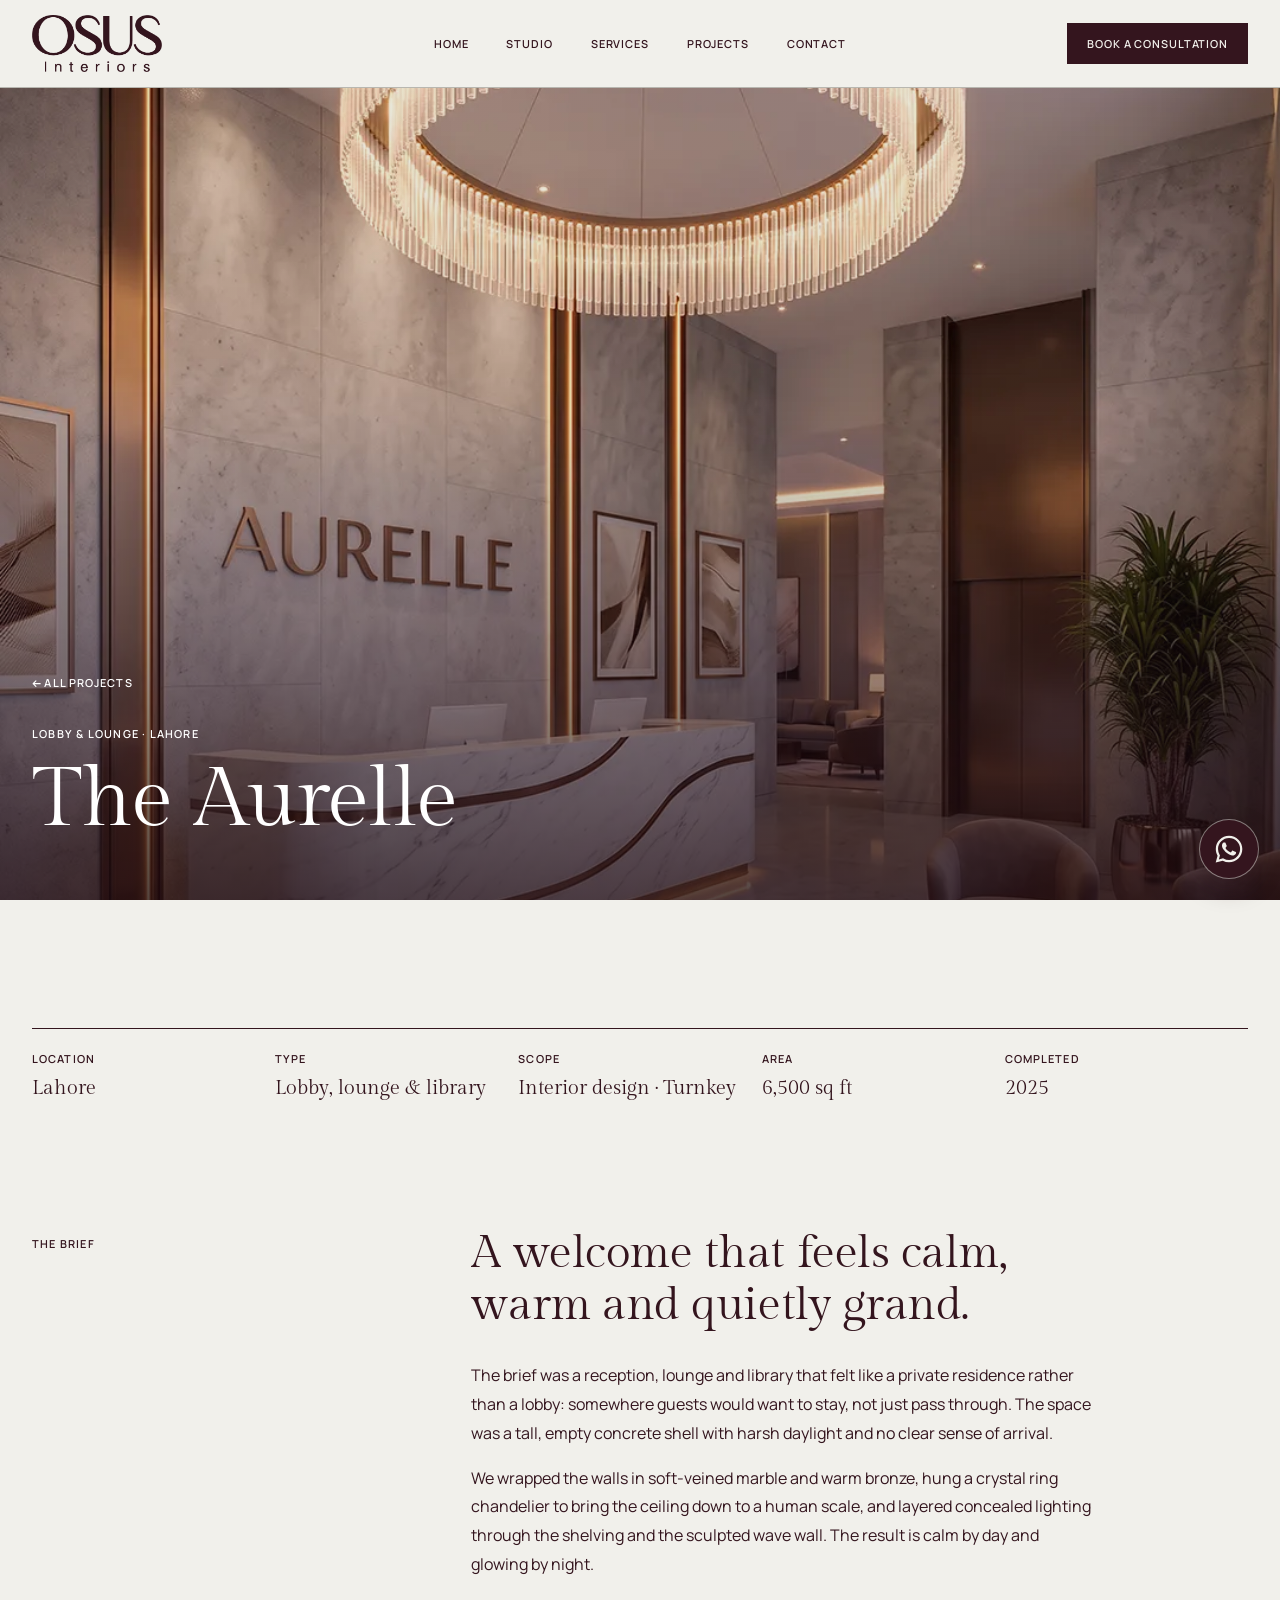
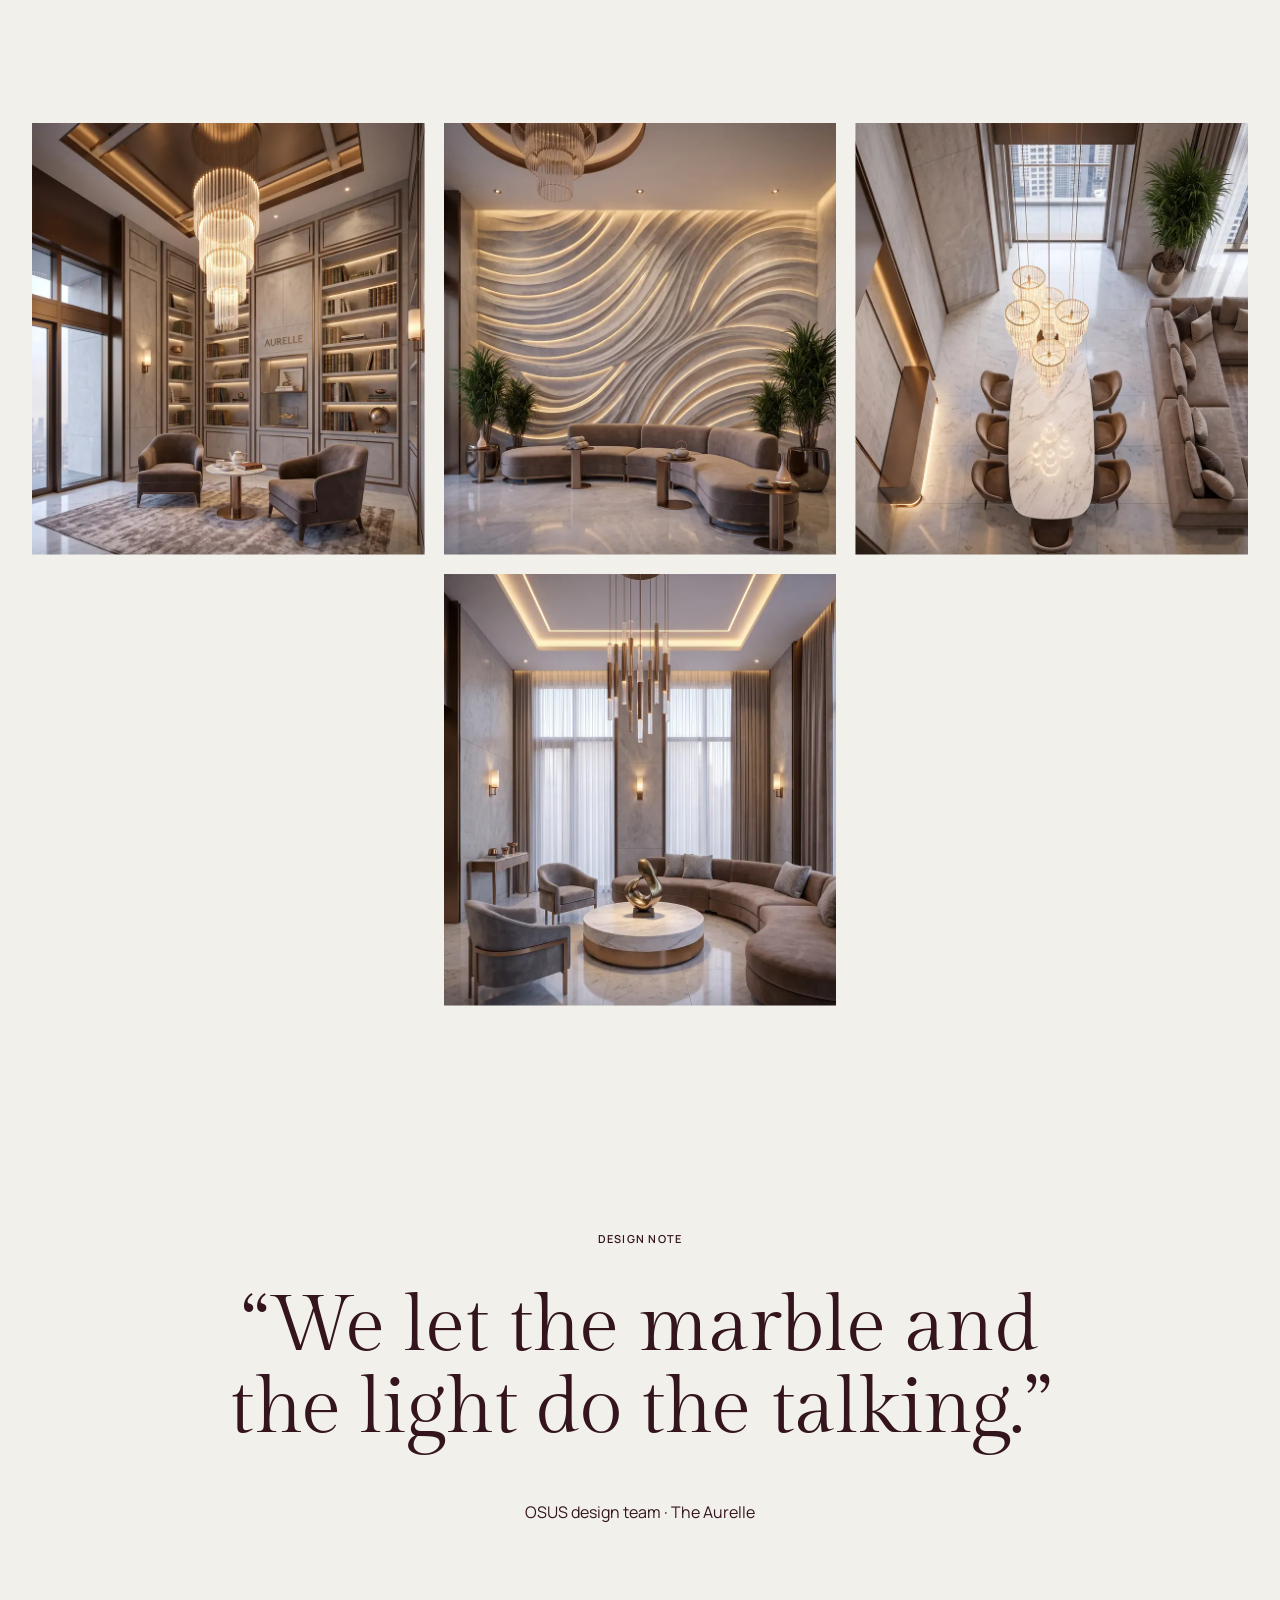
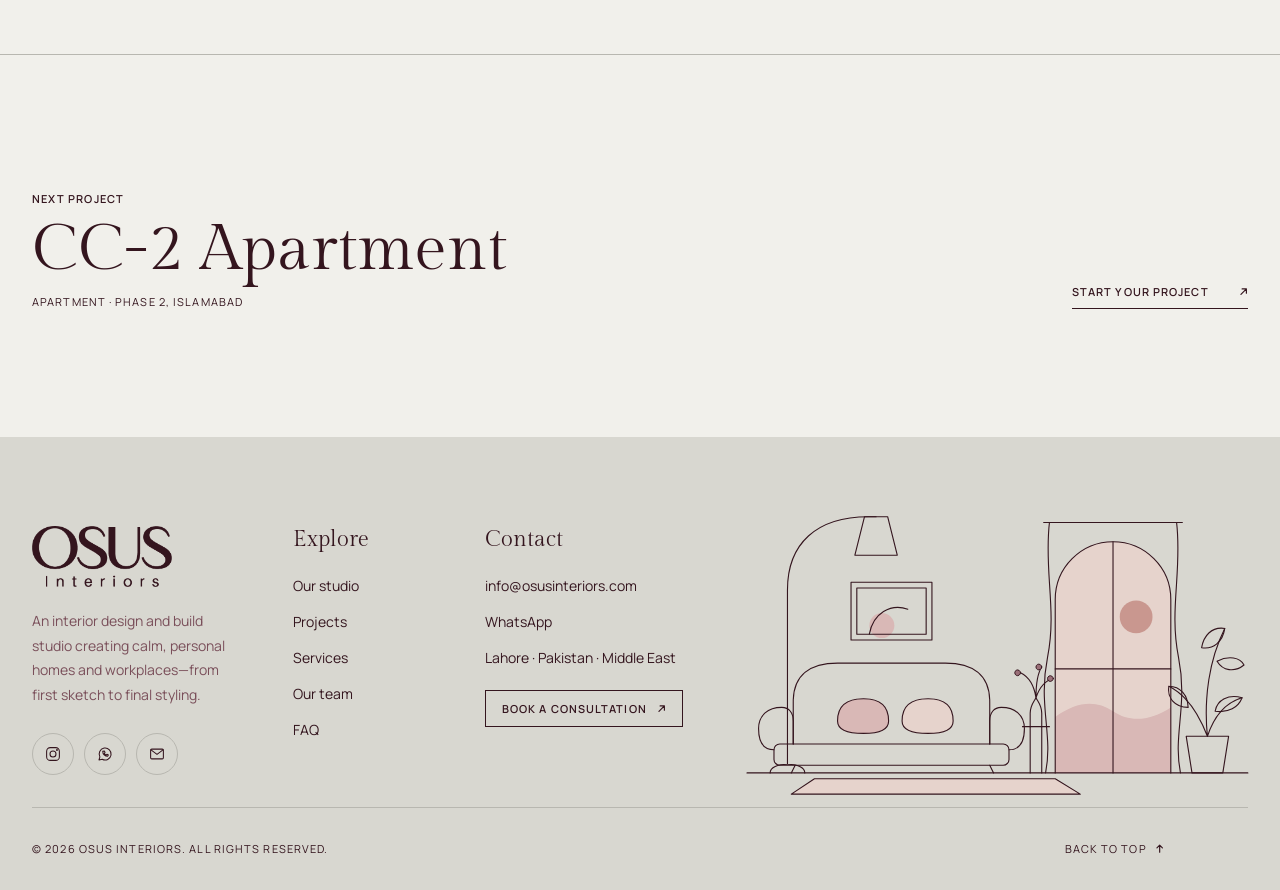
<file: website/projects/aurelle.html>
<!doctype html>
<html lang="en">
<head>
  <meta charset="utf-8">
  <meta name="viewport" content="width=device-width, initial-scale=1">
  <title>The Aurelle — Lobby &amp; Lounge, Lahore | OSUS Interiors</title>
  <meta name="description" content="The Aurelle by OSUS Interiors: a lobby, lounge and library interior in Lahore, layered in marble, warm timber and sculptural light.">
  <meta name="theme-color" content="#34151e">
  <link rel="icon" type="image/png" href="../assets/logo/osus-logo.png">
  <link rel="preconnect" href="https://fonts.googleapis.com">
  <link rel="preconnect" href="https://fonts.gstatic.com" crossorigin>
  <link rel="stylesheet" href="https://fonts.googleapis.com/css2?family=Gilda+Display&family=Manrope:wght@400;500;600;700&display=swap">
  <link rel="stylesheet" href="../css/style.css?v=20261115">
  <link rel="stylesheet" href="../css/extras.css?v=20261115">
  <link rel="stylesheet" href="../css/motion.css?v=20261115">
  <link rel="stylesheet" href="../css/showcase.css?v=20261115">
</head>
<body id="top">
<main>
  <header class="site-header">
    <a class="logo-link" href="../index.html" aria-label="OSUS Interiors home"><img alt="OSUS Interiors" src="../assets/logo/osus-logo.png"></a>
    <nav class="nav-links" id="nav-links" aria-label="Main navigation">
      <a href="../index.html#home">Home</a>
      <a href="../index.html#studio">Studio</a>
      <a href="../index.html#services">Services</a>
      <a href="../index.html#projects">Projects</a>
      <a href="../index.html#enquiry">Contact</a>
    </nav>
    <a class="header-cta" href="../index.html#enquiry" aria-label="Book a consultation"><span class="cta-long">Book a consultation</span><span class="cta-short" aria-hidden="true">Book consultation</span></a>
    <button class="menu-button" type="button" aria-label="Toggle menu" aria-expanded="false" aria-controls="nav-links">Menu</button>
  </header>

  <div class="page-content">
    <section class="case-hero">
      <img src="../assets/images/projects/aurelle-1.webp" srcset="../assets/images/projects/aurelle-1-480.webp 480w, ../assets/images/projects/aurelle-1-800.webp 800w, ../assets/images/projects/aurelle-1.webp 1080w" sizes="100vw" alt="Aurelle reception with crystal ring chandelier" fetchpriority="high">
      <div class="case-hero-copy">
        <a class="case-back" href="../index.html#projects"><svg class="ico" viewBox="0 0 12 12" aria-hidden="true" focusable="false"><path d="M10.5 6h-9M5 2.5 1.5 6 5 9.5"/></svg> All projects</a>
        <p class="section-label">Lobby &amp; lounge · Lahore</p>
        <h1>The Aurelle</h1>
      </div>
    </section>

    <section class="case-facts section">
      <!-- Draft project details: confirm with the client before publishing -->
      <dl>
        <div><dt>Location</dt><dd>Lahore</dd></div>
        <div><dt>Type</dt><dd>Lobby, lounge &amp; library</dd></div>
        <div><dt>Scope</dt><dd>Interior design · Turnkey</dd></div>
        <div><dt>Area</dt><dd>6,500 sq ft</dd></div>
        <div><dt>Completed</dt><dd>2025</dd></div>
      </dl>
    </section>

    <section class="case-story section">
      <p class="section-label">The brief</p>
      <div>
        <h2>A welcome that feels calm, warm and quietly grand.</h2>
        <p>The brief was a reception, lounge and library that felt like a private residence rather than a lobby: somewhere guests would want to stay, not just pass through. The space was a tall, empty concrete shell with harsh daylight and no clear sense of arrival.</p>
        <p>We wrapped the walls in soft-veined marble and warm bronze, hung a crystal ring chandelier to bring the ceiling down to a human scale, and layered concealed lighting through the shelving and the sculpted wave wall. The result is calm by day and glowing by night.</p>
      </div>
    </section>

    <section class="case-gallery section" data-gallery aria-label="Project photos">
      <img loading="lazy" src="../assets/images/projects/aurelle-2.webp" srcset="../assets/images/projects/aurelle-2-480.webp 480w, ../assets/images/projects/aurelle-2-800.webp 800w, ../assets/images/projects/aurelle-2.webp 1080w" sizes="(max-width: 800px) 100vw, 50vw" alt="Aurelle lounge with library shelving">
      <img loading="lazy" src="../assets/images/projects/aurelle-3.webp" srcset="../assets/images/projects/aurelle-3-480.webp 480w, ../assets/images/projects/aurelle-3-800.webp 800w, ../assets/images/projects/aurelle-3.webp 1080w" sizes="(max-width: 800px) 100vw, 50vw" alt="Aurelle seating against a sculpted wave wall">
      <img loading="lazy" src="../assets/images/projects/aurelle-4.webp" srcset="../assets/images/projects/aurelle-4-480.webp 480w, ../assets/images/projects/aurelle-4-800.webp 800w, ../assets/images/projects/aurelle-4.webp 1080w" sizes="(max-width: 800px) 100vw, 50vw" alt="Aurelle reception desk in marble and bronze">
      <img loading="lazy" src="../assets/images/projects/aurelle-5.webp" srcset="../assets/images/projects/aurelle-5-480.webp 480w, ../assets/images/projects/aurelle-5-800.webp 800w, ../assets/images/projects/aurelle-5.webp 1080w" sizes="(max-width: 800px) 100vw, 50vw" alt="Aurelle dining table seen from above">
    </section>

    <section class="quote scroll-reveal">
      <p class="section-label">Design note</p>
      <blockquote>“We let the marble and the light do the talking.”</blockquote>
      <p>OSUS design team · The Aurelle</p>
    </section>

    <section class="case-next section">
      <a href="cc2-apartment.html" class="case-next-link">
        <span class="section-label">Next project</span>
        <strong>CC-2 Apartment</strong>
        <em>Apartment · Phase 2, Islamabad</em>
      </a>
      <a class="text-link" href="../index.html#enquiry">Start your project <span><svg class="ico" viewBox="0 0 12 12" aria-hidden="true" focusable="false"><path d="M2.5 9.5 9.5 2.5M4 2.5h5.5V8"/></svg></span></a>
    </section>

    <footer id="contact" class="site-footer">
      <div class="footer-main">
        <div class="footer-grid">
          <div class="footer-brand">
            <img src="../assets/logo/osus-logo.png" alt="OSUS Interiors" width="466" height="205" loading="lazy">
            <p>An interior design and build studio creating calm, personal homes and workplaces—from first sketch to final styling.</p>
            <div class="footer-social">
              <a href="https://www.instagram.com/osusinteriors/" target="_blank" rel="noopener" aria-label="Instagram"><svg viewBox="0 0 24 24" aria-hidden="true"><rect x="3.5" y="3.5" width="17" height="17" rx="5"/><circle cx="12" cy="12" r="4"/><circle cx="17.3" cy="6.7" r=".6"/></svg></a>
              <a href="https://wa.me/923239871753" target="_blank" rel="noopener" aria-label="WhatsApp"><svg viewBox="0 0 24 24" aria-hidden="true"><path d="M4 20l1.2-4.1A8 8 0 1 1 8.3 19z"/><path d="M9 8.5c0 3.5 3 6.5 6.5 6.5l1-1.6-2-1-1 1a5 5 0 0 1-2.4-2.4l1-1-1-2z"/></svg></a>
              <a href="mailto:info@osusinteriors.com" aria-label="Email"><svg viewBox="0 0 24 24" aria-hidden="true"><rect x="3.5" y="5.5" width="17" height="13" rx="1.5"/><path d="m4 6.5 8 6 8-6"/></svg></a>
            </div>
          </div>
          <nav class="footer-col" aria-label="Footer">
            <h3>Explore</h3>
            <a href="../index.html#studio">Our studio</a>
            <a href="../index.html#projects">Projects</a>
            <a href="../index.html#services">Services</a>
            <a href="../index.html#team">Our team</a>
            <a href="../index.html#faq">FAQ</a>
          </nav>
          <div class="footer-col">
            <h3>Contact</h3>
            <a href="mailto:info@osusinteriors.com">info@osusinteriors.com</a>
            <a href="https://wa.me/923239871753" target="_blank" rel="noopener">WhatsApp</a>
            <p>Lahore · Pakistan · Middle East</p>
            <a class="footer-cta" href="../index.html#enquiry">Book a consultation <span aria-hidden="true"><svg class="ico" viewBox="0 0 12 12" aria-hidden="true" focusable="false"><path d="M2.5 9.5 9.5 2.5M4 2.5h5.5V8"/></svg></span></a>
          </div>
        </div>
        <svg class="footer-sketch" viewBox="0 56 520 300" aria-hidden="true">
            <!-- soft colour washes (fade in after the lines) -->
            <g class="sk-fill">
              <path class="sk-blush" d="M320 330V150a60 60 0 0 1 120 0v180z"/>
              <circle class="sk-sun" cx="404" cy="168" r="17"/>
              <path class="sk-rose" d="M320 330v-58c22-16 42-18 60-6s38 10 60-4v68z"/>
              <path class="sk-blush" d="M46 352 70 336h250l26 16z"/>
              <path class="sk-glow" d="M112 104h44l42 132H70z"/>
              <path class="sk-shade" d="M112 104l10-40h24l10 40z"/>
              <path transform="translate(-14 0)" class="sk-rose" d="M108 276c0-15 9-23 27-23s26 8 26 23c0 9-8 13-26 13s-27-4-27-13z"/>
              <path transform="translate(-14 0)" class="sk-blush" d="M175 276c0-15 9-23 27-23s26 8 26 23c0 9-8 13-26 13s-27-4-27-13z"/>
              <circle class="sk-rose" cx="140" cy="177" r="13"/>
            </g>
            <!-- line drawing -->
            <g class="sk-lines">
              <path pathLength="1" style="--d:0s" d="M0 330h520"/>
              <path pathLength="1" style="--d:.1s" d="M308 70h144"/>
              <path pathLength="1" style="--d:.2s" d="M320 330V150a60 60 0 0 1 120 0v180"/>
              <path pathLength="1" style="--d:.35s" d="M380 90v240M320 222h120"/>
              <path pathLength="1" style="--d:.45s" d="M314 70c-6 50 8 90-2 140s6 80-2 120"/>
              <path pathLength="1" style="--d:.5s" d="M446 70c6 50-8 90 2 140s-6 80 2 120"/>
              <path transform="translate(-14 0)" pathLength="1" style="--d:.6s" d="M62 300v-44c0-28 18-40 46-40h112c28 0 46 12 46 40v44"/>
              <path transform="translate(-14 0)" pathLength="1" style="--d:.7s" d="M48 300h232a6 6 0 0 1 6 6v10a6 6 0 0 1-6 6H48a6 6 0 0 1-6-6v-10a6 6 0 0 1 6-6z"/>
              <path transform="translate(-14 0)" pathLength="1" style="--d:.8s" d="M42 306c-12 0-16-10-16-22 0-14 10-22 24-22 8 0 12 6 12 14v24M286 306c12 0 16-10 16-22 0-14-10-22-24-22-8 0-12 6-12 14v24"/>
              <path transform="translate(-14 0)" pathLength="1" style="--d:.85s" d="M64 322l-4 8M266 322l4 8"/>
              <path transform="translate(-14 0)" pathLength="1" style="--d:.9s" d="M108 276c0-15 9-23 27-23s26 8 26 23c0 9-8 13-26 13s-27-4-27-13zM175 276c0-15 9-23 27-23s26 8 26 23c0 9-8 13-26 13s-27-4-27-13z"/>
              <path pathLength="1" style="--d:1s" d="M24 330c0-6 8-9 18-9s18 3 18 9M42 321V140c0-48 30-76 84-76h8"/>
              <path pathLength="1" style="--d:1.1s" d="M112 104l10-40h24l10 40z"/>
              <path pathLength="1" style="--d:1.15s" d="M108 132h84v60h-84zM114 138h72v48h-72z"/>
              <path pathLength="1" style="--d:1.25s" d="M127 186c4-22 22-32 40-26"/>
              <path pathLength="1" style="--d:1.3s" d="M306 330v-48M294 330v-48M286 282h28"/>
              <path transform="translate(14 0)" pathLength="1" style="--d:1.4s" d="M280 282v-14c0-8 4-12 6-16 2 4 6 8 6 16v14"/>
              <path transform="translate(14 0)" pathLength="1" style="--d:1.5s" d="M286 252c-2-14-8-22-16-26M286 252c0-16 2-26 6-32M286 252c4-12 10-18 18-20"/>
              <path transform="translate(14 0)" pathLength="1" class="sk-dot" style="--d:1.6s" d="M270 226a3 3 0 1 0 0 .1M292 220a3 3 0 1 0 0 .1M304 232a3 3 0 1 0 0 .1"/>
              <path pathLength="1" style="--d:1.2s" d="M46 352 70 336h250l26 16z"/>
              <g class="sk-plant">
                <path pathLength="1" style="--d:1.5s" d="M462 330l-6-38h44l-6 38z"/>
                <path pathLength="1" style="--d:1.6s" d="M478 292c-4-40 2-80 18-112M478 292c-10-26-24-44-40-52M478 292c8-24 22-36 36-40"/>
                <path pathLength="1" style="--d:1.75s" d="M496 180c-14-2-22 8-24 20 12 2 22-6 24-20zM438 240c-2 12 6 22 20 22 0-12-8-22-20-22zM514 252c-14-4-26 2-28 14 14 2 24-4 28-14zM488 214c12-6 24-4 28 4-10 8-22 6-28-4z"/>
              </g>
            </g>
          </svg>
      </div>
      <div class="footer-bottom">
        <p>© <span data-year>2026</span> OSUS Interiors. All rights reserved.</p>
        <a href="#top">Back to top <span aria-hidden="true"><svg class="ico" viewBox="0 0 12 12" aria-hidden="true" focusable="false"><path d="M6 10.5v-9M2.5 5 6 1.5 9.5 5"/></svg></span></a>
      </div>
    </footer>
  </div>
</main>
<div class="lightbox" data-lightbox hidden role="dialog" aria-modal="true" aria-label="Project photos">
  <button type="button" class="lightbox-close" data-lightbox-close aria-label="Close">×</button>
  <button type="button" class="lightbox-nav lightbox-prev" data-lightbox-prev aria-label="Previous photo"><svg class="ico" viewBox="0 0 12 12" aria-hidden="true" focusable="false"><path d="M10.5 6h-9M5 2.5 1.5 6 5 9.5"/></svg></button>
  <figure><img alt="" data-lightbox-img draggable="false"><div class="lightbox-dots" data-lightbox-dots></div><figcaption data-lightbox-caption></figcaption></figure>
  <button type="button" class="lightbox-nav lightbox-next" data-lightbox-next aria-label="Next photo"><svg class="ico" viewBox="0 0 12 12" aria-hidden="true" focusable="false"><path d="M1.5 6h9M7 2.5 10.5 6 7 9.5"/></svg></button>
</div>
<a class="whatsapp" href="https://wa.me/923239871753" target="_blank" rel="noopener" aria-label="Chat with OSUS Interiors on WhatsApp">
  <svg viewBox="0 0 24 24" aria-hidden="true"><path fill="currentColor" d="M17.47 14.38c-.3-.15-1.76-.87-2.03-.97-.27-.1-.47-.15-.67.15-.2.3-.77.97-.94 1.17-.17.2-.35.22-.65.07-.3-.15-1.26-.46-2.4-1.48-.89-.79-1.49-1.77-1.66-2.07-.17-.3-.02-.46.13-.61.14-.13.3-.35.45-.52.15-.17.2-.3.3-.5.1-.2.05-.37-.02-.52-.08-.15-.67-1.62-.92-2.22-.24-.58-.49-.5-.67-.51h-.57c-.2 0-.52.07-.8.37-.27.3-1.04 1.02-1.04 2.48s1.07 2.88 1.21 3.08c.15.2 2.1 3.2 5.08 4.49.71.3 1.27.49 1.7.63.71.23 1.36.2 1.88.12.57-.09 1.76-.72 2-1.41.25-.7.25-1.29.17-1.41-.07-.13-.27-.2-.57-.35zM12.05 21.5h-.01a9.43 9.43 0 0 1-4.8-1.31l-.35-.2-3.57.93.95-3.48-.22-.36a9.4 9.4 0 0 1-1.44-5.02c0-5.2 4.24-9.44 9.45-9.44 2.52 0 4.89.98 6.68 2.77a9.38 9.38 0 0 1 2.76 6.68c0 5.21-4.24 9.44-9.45 9.44zm8.04-17.48A11.3 11.3 0 0 0 12.05.69C5.78.69.68 5.79.68 12.06c0 2 .52 3.96 1.52 5.68L.6 23.6l6-1.57a11.34 11.34 0 0 0 5.44 1.39h.01c6.27 0 11.37-5.1 11.37-11.37 0-3.04-1.18-5.9-3.33-8.03z"/></svg>
</a>
<script src="../js/main.js?v=20261115"></script>
<script src="../js/extras.js?v=20261115"></script>
<script src="../js/motion.js?v=20261115"></script>
<script src="../js/showcase.js?v=20261115"></script>
</body>
</html>
</file>
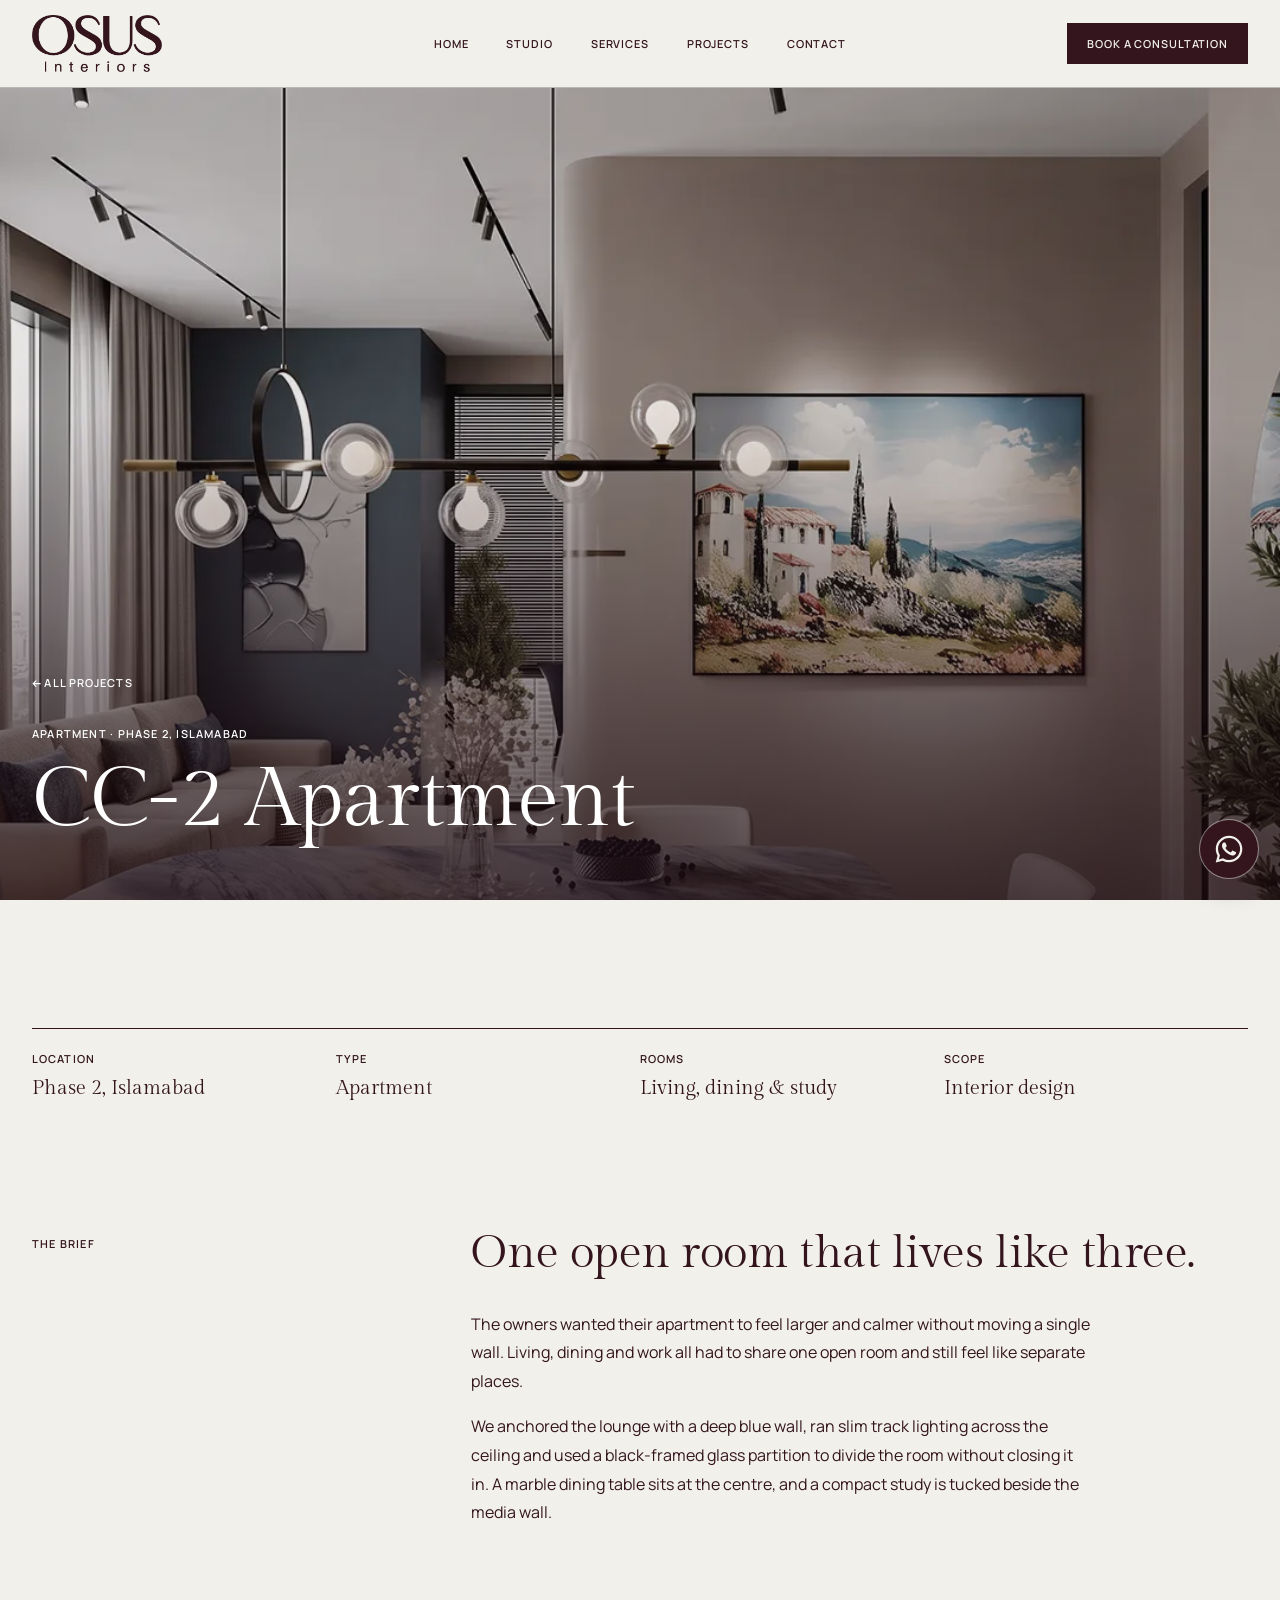
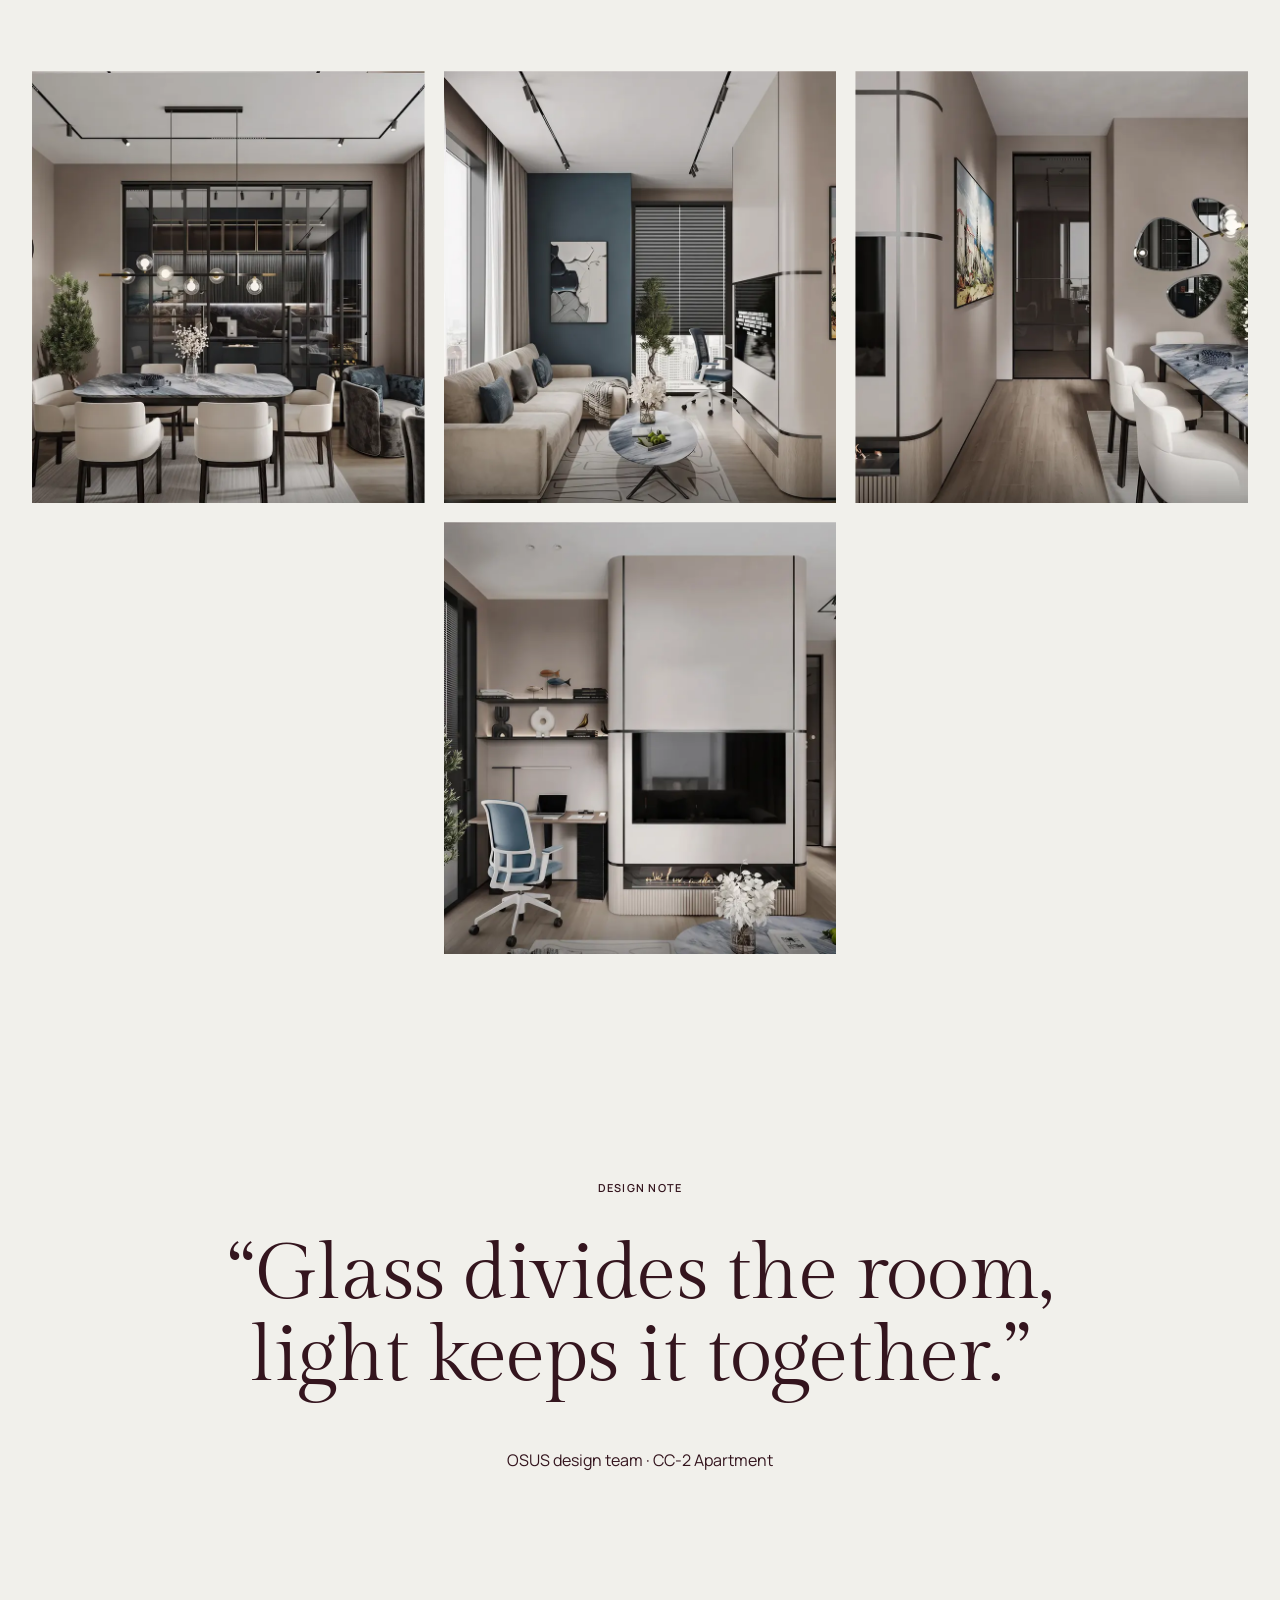
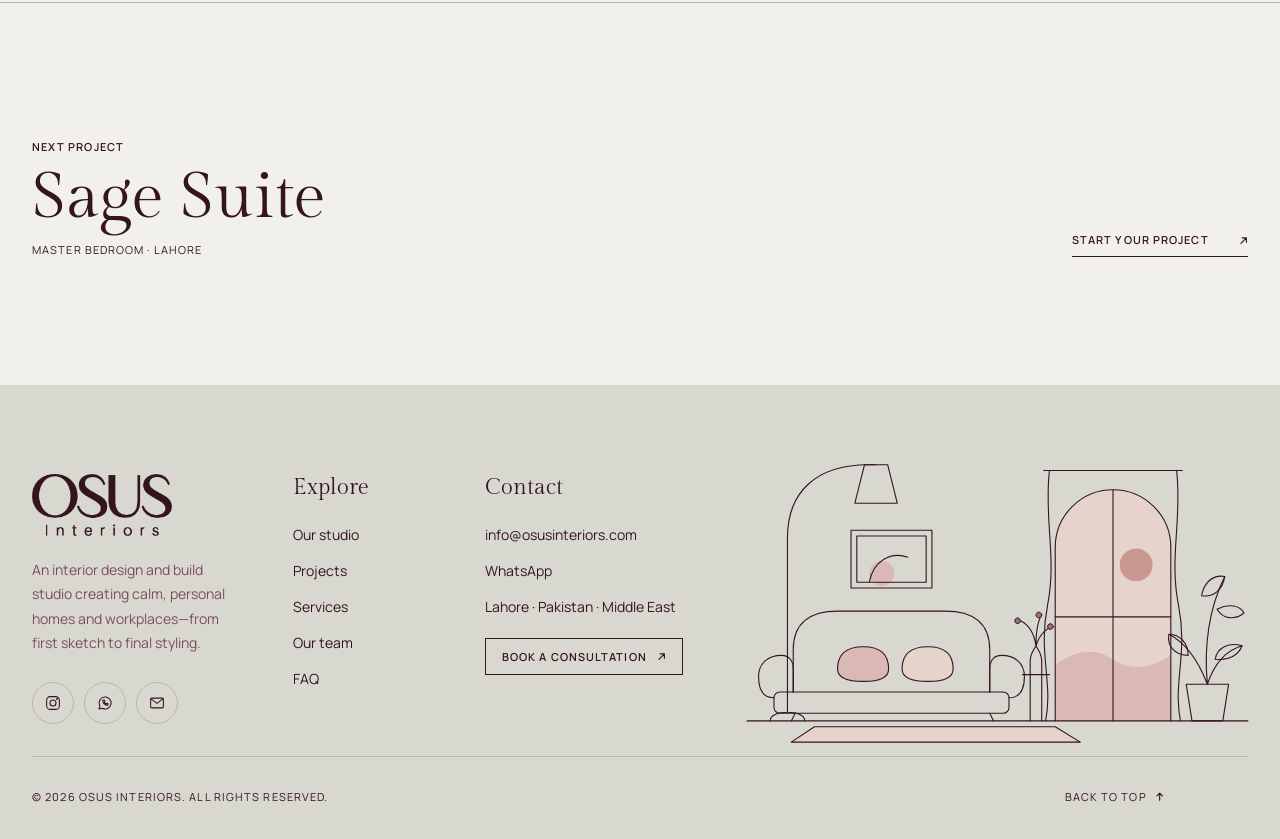
<file: website/projects/cc2-apartment.html>
<!doctype html>
<html lang="en">
<head>
  <meta charset="utf-8">
  <meta name="viewport" content="width=device-width, initial-scale=1">
  <title>CC-2 Apartment — Apartment, Phase 2, Islamabad | OSUS Interiors</title>
  <meta name="description" content="CC-2 Apartment by OSUS Interiors: an Islamabad apartment with an open living and dining room, a glazed partition and a quiet study corner.">
  <meta name="theme-color" content="#34151e">
  <link rel="icon" type="image/png" href="../assets/logo/osus-logo.png">
  <link rel="preconnect" href="https://fonts.googleapis.com">
  <link rel="preconnect" href="https://fonts.gstatic.com" crossorigin>
  <link rel="stylesheet" href="https://fonts.googleapis.com/css2?family=Gilda+Display&family=Manrope:wght@400;500;600;700&display=swap">
  <link rel="stylesheet" href="../css/style.css?v=20261115">
  <link rel="stylesheet" href="../css/extras.css?v=20261115">
  <link rel="stylesheet" href="../css/motion.css?v=20261115">
  <link rel="stylesheet" href="../css/showcase.css?v=20261115">
</head>
<body id="top">
<main>
  <header class="site-header">
    <a class="logo-link" href="../index.html" aria-label="OSUS Interiors home"><img alt="OSUS Interiors" src="../assets/logo/osus-logo.png"></a>
    <nav class="nav-links" id="nav-links" aria-label="Main navigation">
      <a href="../index.html#home">Home</a>
      <a href="../index.html#studio">Studio</a>
      <a href="../index.html#services">Services</a>
      <a href="../index.html#projects">Projects</a>
      <a href="../index.html#enquiry">Contact</a>
    </nav>
    <a class="header-cta" href="../index.html#enquiry" aria-label="Book a consultation"><span class="cta-long">Book a consultation</span><span class="cta-short" aria-hidden="true">Book consultation</span></a>
    <button class="menu-button" type="button" aria-label="Toggle menu" aria-expanded="false" aria-controls="nav-links">Menu</button>
  </header>

  <div class="page-content">
    <section class="case-hero">
      <img src="../assets/images/projects/islamabad-1.webp" srcset="../assets/images/projects/islamabad-1-480.webp 480w, ../assets/images/projects/islamabad-1-800.webp 800w, ../assets/images/projects/islamabad-1.webp 1080w" sizes="100vw" alt="CC-2 Apartment: dining area with marble table and pendant lights" fetchpriority="high">
      <div class="case-hero-copy">
        <a class="case-back" href="../index.html#projects"><svg class="ico" viewBox="0 0 12 12" aria-hidden="true" focusable="false"><path d="M10.5 6h-9M5 2.5 1.5 6 5 9.5"/></svg> All projects</a>
        <p class="section-label">Apartment · Phase 2, Islamabad</p>
        <h1>CC-2 Apartment</h1>
      </div>
    </section>

    <section class="case-facts section">
      <!-- Draft project details and story: confirm with the client before publishing -->
      <dl>
        <div><dt>Location</dt><dd>Phase 2, Islamabad</dd></div>
        <div><dt>Type</dt><dd>Apartment</dd></div>
        <div><dt>Rooms</dt><dd>Living, dining &amp; study</dd></div>
        <div><dt>Scope</dt><dd>Interior design</dd></div>
      </dl>
    </section>

    <section class="case-story section">
      <p class="section-label">The brief</p>
      <div>
        <h2>One open room that lives like three.</h2>
        <p>The owners wanted their apartment to feel larger and calmer without moving a single wall. Living, dining and work all had to share one open room and still feel like separate places.</p>
        <p>We anchored the lounge with a deep blue wall, ran slim track lighting across the ceiling and used a black-framed glass partition to divide the room without closing it in. A marble dining table sits at the centre, and a compact study is tucked beside the media wall.</p>
      </div>
    </section>

    <section class="case-gallery section" data-gallery aria-label="Project photos">
      <img loading="lazy" src="../assets/images/projects/islamabad-2.webp" srcset="../assets/images/projects/islamabad-2-480.webp 480w, ../assets/images/projects/islamabad-2-800.webp 800w, ../assets/images/projects/islamabad-2.webp 1080w" sizes="(max-width: 800px) 100vw, 50vw" alt="CC-2 Apartment: dining room seen through a glazed partition">
      <img loading="lazy" src="../assets/images/projects/islamabad-3.webp" srcset="../assets/images/projects/islamabad-3-480.webp 480w, ../assets/images/projects/islamabad-3-800.webp 800w, ../assets/images/projects/islamabad-3.webp 1080w" sizes="(max-width: 800px) 100vw, 50vw" alt="CC-2 Apartment: lounge with a deep blue feature wall">
      <img loading="lazy" src="../assets/images/projects/islamabad-4.webp" srcset="../assets/images/projects/islamabad-4-480.webp 480w, ../assets/images/projects/islamabad-4-800.webp 800w, ../assets/images/projects/islamabad-4.webp 1080w" sizes="(max-width: 800px) 100vw, 50vw" alt="CC-2 Apartment: hallway with curved wall and dining beyond">
      <img loading="lazy" src="../assets/images/projects/islamabad-5.webp" srcset="../assets/images/projects/islamabad-5-480.webp 480w, ../assets/images/projects/islamabad-5-800.webp 800w, ../assets/images/projects/islamabad-5.webp 1080w" sizes="(max-width: 800px) 100vw, 50vw" alt="CC-2 Apartment: study corner beside the media wall">
    </section>

    <section class="quote scroll-reveal">
      <p class="section-label">Design note</p>
      <blockquote>“Glass divides the room, light keeps it together.”</blockquote>
      <p>OSUS design team · CC-2 Apartment</p>
    </section>

    <section class="case-next section">
      <a href="sage-suite.html" class="case-next-link">
        <span class="section-label">Next project</span>
        <strong>Sage Suite</strong>
        <em>Master bedroom · Lahore</em>
      </a>
      <a class="text-link" href="../index.html#enquiry">Start your project <span><svg class="ico" viewBox="0 0 12 12" aria-hidden="true" focusable="false"><path d="M2.5 9.5 9.5 2.5M4 2.5h5.5V8"/></svg></span></a>
    </section>

    <footer id="contact" class="site-footer">
      <div class="footer-main">
        <div class="footer-grid">
          <div class="footer-brand">
            <img src="../assets/logo/osus-logo.png" alt="OSUS Interiors" width="466" height="205" loading="lazy">
            <p>An interior design and build studio creating calm, personal homes and workplaces—from first sketch to final styling.</p>
            <div class="footer-social">
              <a href="https://www.instagram.com/osusinteriors/" target="_blank" rel="noopener" aria-label="Instagram"><svg viewBox="0 0 24 24" aria-hidden="true"><rect x="3.5" y="3.5" width="17" height="17" rx="5"/><circle cx="12" cy="12" r="4"/><circle cx="17.3" cy="6.7" r=".6"/></svg></a>
              <a href="https://wa.me/923239871753" target="_blank" rel="noopener" aria-label="WhatsApp"><svg viewBox="0 0 24 24" aria-hidden="true"><path d="M4 20l1.2-4.1A8 8 0 1 1 8.3 19z"/><path d="M9 8.5c0 3.5 3 6.5 6.5 6.5l1-1.6-2-1-1 1a5 5 0 0 1-2.4-2.4l1-1-1-2z"/></svg></a>
              <a href="mailto:info@osusinteriors.com" aria-label="Email"><svg viewBox="0 0 24 24" aria-hidden="true"><rect x="3.5" y="5.5" width="17" height="13" rx="1.5"/><path d="m4 6.5 8 6 8-6"/></svg></a>
            </div>
          </div>
          <nav class="footer-col" aria-label="Footer">
            <h3>Explore</h3>
            <a href="../index.html#studio">Our studio</a>
            <a href="../index.html#projects">Projects</a>
            <a href="../index.html#services">Services</a>
            <a href="../index.html#team">Our team</a>
            <a href="../index.html#faq">FAQ</a>
          </nav>
          <div class="footer-col">
            <h3>Contact</h3>
            <a href="mailto:info@osusinteriors.com">info@osusinteriors.com</a>
            <a href="https://wa.me/923239871753" target="_blank" rel="noopener">WhatsApp</a>
            <p>Lahore · Pakistan · Middle East</p>
            <a class="footer-cta" href="../index.html#enquiry">Book a consultation <span aria-hidden="true"><svg class="ico" viewBox="0 0 12 12" aria-hidden="true" focusable="false"><path d="M2.5 9.5 9.5 2.5M4 2.5h5.5V8"/></svg></span></a>
          </div>
        </div>
        <svg class="footer-sketch" viewBox="0 56 520 300" aria-hidden="true">
            <!-- soft colour washes (fade in after the lines) -->
            <g class="sk-fill">
              <path class="sk-blush" d="M320 330V150a60 60 0 0 1 120 0v180z"/>
              <circle class="sk-sun" cx="404" cy="168" r="17"/>
              <path class="sk-rose" d="M320 330v-58c22-16 42-18 60-6s38 10 60-4v68z"/>
              <path class="sk-blush" d="M46 352 70 336h250l26 16z"/>
              <path class="sk-glow" d="M112 104h44l42 132H70z"/>
              <path class="sk-shade" d="M112 104l10-40h24l10 40z"/>
              <path transform="translate(-14 0)" class="sk-rose" d="M108 276c0-15 9-23 27-23s26 8 26 23c0 9-8 13-26 13s-27-4-27-13z"/>
              <path transform="translate(-14 0)" class="sk-blush" d="M175 276c0-15 9-23 27-23s26 8 26 23c0 9-8 13-26 13s-27-4-27-13z"/>
              <circle class="sk-rose" cx="140" cy="177" r="13"/>
            </g>
            <!-- line drawing -->
            <g class="sk-lines">
              <path pathLength="1" style="--d:0s" d="M0 330h520"/>
              <path pathLength="1" style="--d:.1s" d="M308 70h144"/>
              <path pathLength="1" style="--d:.2s" d="M320 330V150a60 60 0 0 1 120 0v180"/>
              <path pathLength="1" style="--d:.35s" d="M380 90v240M320 222h120"/>
              <path pathLength="1" style="--d:.45s" d="M314 70c-6 50 8 90-2 140s6 80-2 120"/>
              <path pathLength="1" style="--d:.5s" d="M446 70c6 50-8 90 2 140s-6 80 2 120"/>
              <path transform="translate(-14 0)" pathLength="1" style="--d:.6s" d="M62 300v-44c0-28 18-40 46-40h112c28 0 46 12 46 40v44"/>
              <path transform="translate(-14 0)" pathLength="1" style="--d:.7s" d="M48 300h232a6 6 0 0 1 6 6v10a6 6 0 0 1-6 6H48a6 6 0 0 1-6-6v-10a6 6 0 0 1 6-6z"/>
              <path transform="translate(-14 0)" pathLength="1" style="--d:.8s" d="M42 306c-12 0-16-10-16-22 0-14 10-22 24-22 8 0 12 6 12 14v24M286 306c12 0 16-10 16-22 0-14-10-22-24-22-8 0-12 6-12 14v24"/>
              <path transform="translate(-14 0)" pathLength="1" style="--d:.85s" d="M64 322l-4 8M266 322l4 8"/>
              <path transform="translate(-14 0)" pathLength="1" style="--d:.9s" d="M108 276c0-15 9-23 27-23s26 8 26 23c0 9-8 13-26 13s-27-4-27-13zM175 276c0-15 9-23 27-23s26 8 26 23c0 9-8 13-26 13s-27-4-27-13z"/>
              <path pathLength="1" style="--d:1s" d="M24 330c0-6 8-9 18-9s18 3 18 9M42 321V140c0-48 30-76 84-76h8"/>
              <path pathLength="1" style="--d:1.1s" d="M112 104l10-40h24l10 40z"/>
              <path pathLength="1" style="--d:1.15s" d="M108 132h84v60h-84zM114 138h72v48h-72z"/>
              <path pathLength="1" style="--d:1.25s" d="M127 186c4-22 22-32 40-26"/>
              <path pathLength="1" style="--d:1.3s" d="M306 330v-48M294 330v-48M286 282h28"/>
              <path transform="translate(14 0)" pathLength="1" style="--d:1.4s" d="M280 282v-14c0-8 4-12 6-16 2 4 6 8 6 16v14"/>
              <path transform="translate(14 0)" pathLength="1" style="--d:1.5s" d="M286 252c-2-14-8-22-16-26M286 252c0-16 2-26 6-32M286 252c4-12 10-18 18-20"/>
              <path transform="translate(14 0)" pathLength="1" class="sk-dot" style="--d:1.6s" d="M270 226a3 3 0 1 0 0 .1M292 220a3 3 0 1 0 0 .1M304 232a3 3 0 1 0 0 .1"/>
              <path pathLength="1" style="--d:1.2s" d="M46 352 70 336h250l26 16z"/>
              <g class="sk-plant">
                <path pathLength="1" style="--d:1.5s" d="M462 330l-6-38h44l-6 38z"/>
                <path pathLength="1" style="--d:1.6s" d="M478 292c-4-40 2-80 18-112M478 292c-10-26-24-44-40-52M478 292c8-24 22-36 36-40"/>
                <path pathLength="1" style="--d:1.75s" d="M496 180c-14-2-22 8-24 20 12 2 22-6 24-20zM438 240c-2 12 6 22 20 22 0-12-8-22-20-22zM514 252c-14-4-26 2-28 14 14 2 24-4 28-14zM488 214c12-6 24-4 28 4-10 8-22 6-28-4z"/>
              </g>
            </g>
          </svg>
      </div>
      <div class="footer-bottom">
        <p>© <span data-year>2026</span> OSUS Interiors. All rights reserved.</p>
        <a href="#top">Back to top <span aria-hidden="true"><svg class="ico" viewBox="0 0 12 12" aria-hidden="true" focusable="false"><path d="M6 10.5v-9M2.5 5 6 1.5 9.5 5"/></svg></span></a>
      </div>
    </footer>
  </div>
</main>
<div class="lightbox" data-lightbox hidden role="dialog" aria-modal="true" aria-label="Project photos">
  <button type="button" class="lightbox-close" data-lightbox-close aria-label="Close">×</button>
  <button type="button" class="lightbox-nav lightbox-prev" data-lightbox-prev aria-label="Previous photo"><svg class="ico" viewBox="0 0 12 12" aria-hidden="true" focusable="false"><path d="M10.5 6h-9M5 2.5 1.5 6 5 9.5"/></svg></button>
  <figure><img alt="" data-lightbox-img draggable="false"><div class="lightbox-dots" data-lightbox-dots></div><figcaption data-lightbox-caption></figcaption></figure>
  <button type="button" class="lightbox-nav lightbox-next" data-lightbox-next aria-label="Next photo"><svg class="ico" viewBox="0 0 12 12" aria-hidden="true" focusable="false"><path d="M1.5 6h9M7 2.5 10.5 6 7 9.5"/></svg></button>
</div>
<a class="whatsapp" href="https://wa.me/923239871753" target="_blank" rel="noopener" aria-label="Chat with OSUS Interiors on WhatsApp">
  <svg viewBox="0 0 24 24" aria-hidden="true"><path fill="currentColor" d="M17.47 14.38c-.3-.15-1.76-.87-2.03-.97-.27-.1-.47-.15-.67.15-.2.3-.77.97-.94 1.17-.17.2-.35.22-.65.07-.3-.15-1.26-.46-2.4-1.48-.89-.79-1.49-1.77-1.66-2.07-.17-.3-.02-.46.13-.61.14-.13.3-.35.45-.52.15-.17.2-.3.3-.5.1-.2.05-.37-.02-.52-.08-.15-.67-1.62-.92-2.22-.24-.58-.49-.5-.67-.51h-.57c-.2 0-.52.07-.8.37-.27.3-1.04 1.02-1.04 2.48s1.07 2.88 1.21 3.08c.15.2 2.1 3.2 5.08 4.49.71.3 1.27.49 1.7.63.71.23 1.36.2 1.88.12.57-.09 1.76-.72 2-1.41.25-.7.25-1.29.17-1.41-.07-.13-.27-.2-.57-.35zM12.05 21.5h-.01a9.43 9.43 0 0 1-4.8-1.31l-.35-.2-3.57.93.95-3.48-.22-.36a9.4 9.4 0 0 1-1.44-5.02c0-5.2 4.24-9.44 9.45-9.44 2.52 0 4.89.98 6.68 2.77a9.38 9.38 0 0 1 2.76 6.68c0 5.21-4.24 9.44-9.45 9.44zm8.04-17.48A11.3 11.3 0 0 0 12.05.69C5.78.69.68 5.79.68 12.06c0 2 .52 3.96 1.52 5.68L.6 23.6l6-1.57a11.34 11.34 0 0 0 5.44 1.39h.01c6.27 0 11.37-5.1 11.37-11.37 0-3.04-1.18-5.9-3.33-8.03z"/></svg>
</a>
<script src="../js/main.js?v=20261115"></script>
<script src="../js/extras.js?v=20261115"></script>
<script src="../js/motion.js?v=20261115"></script>
<script src="../js/showcase.js?v=20261115"></script>
</body>
</html>
</file>
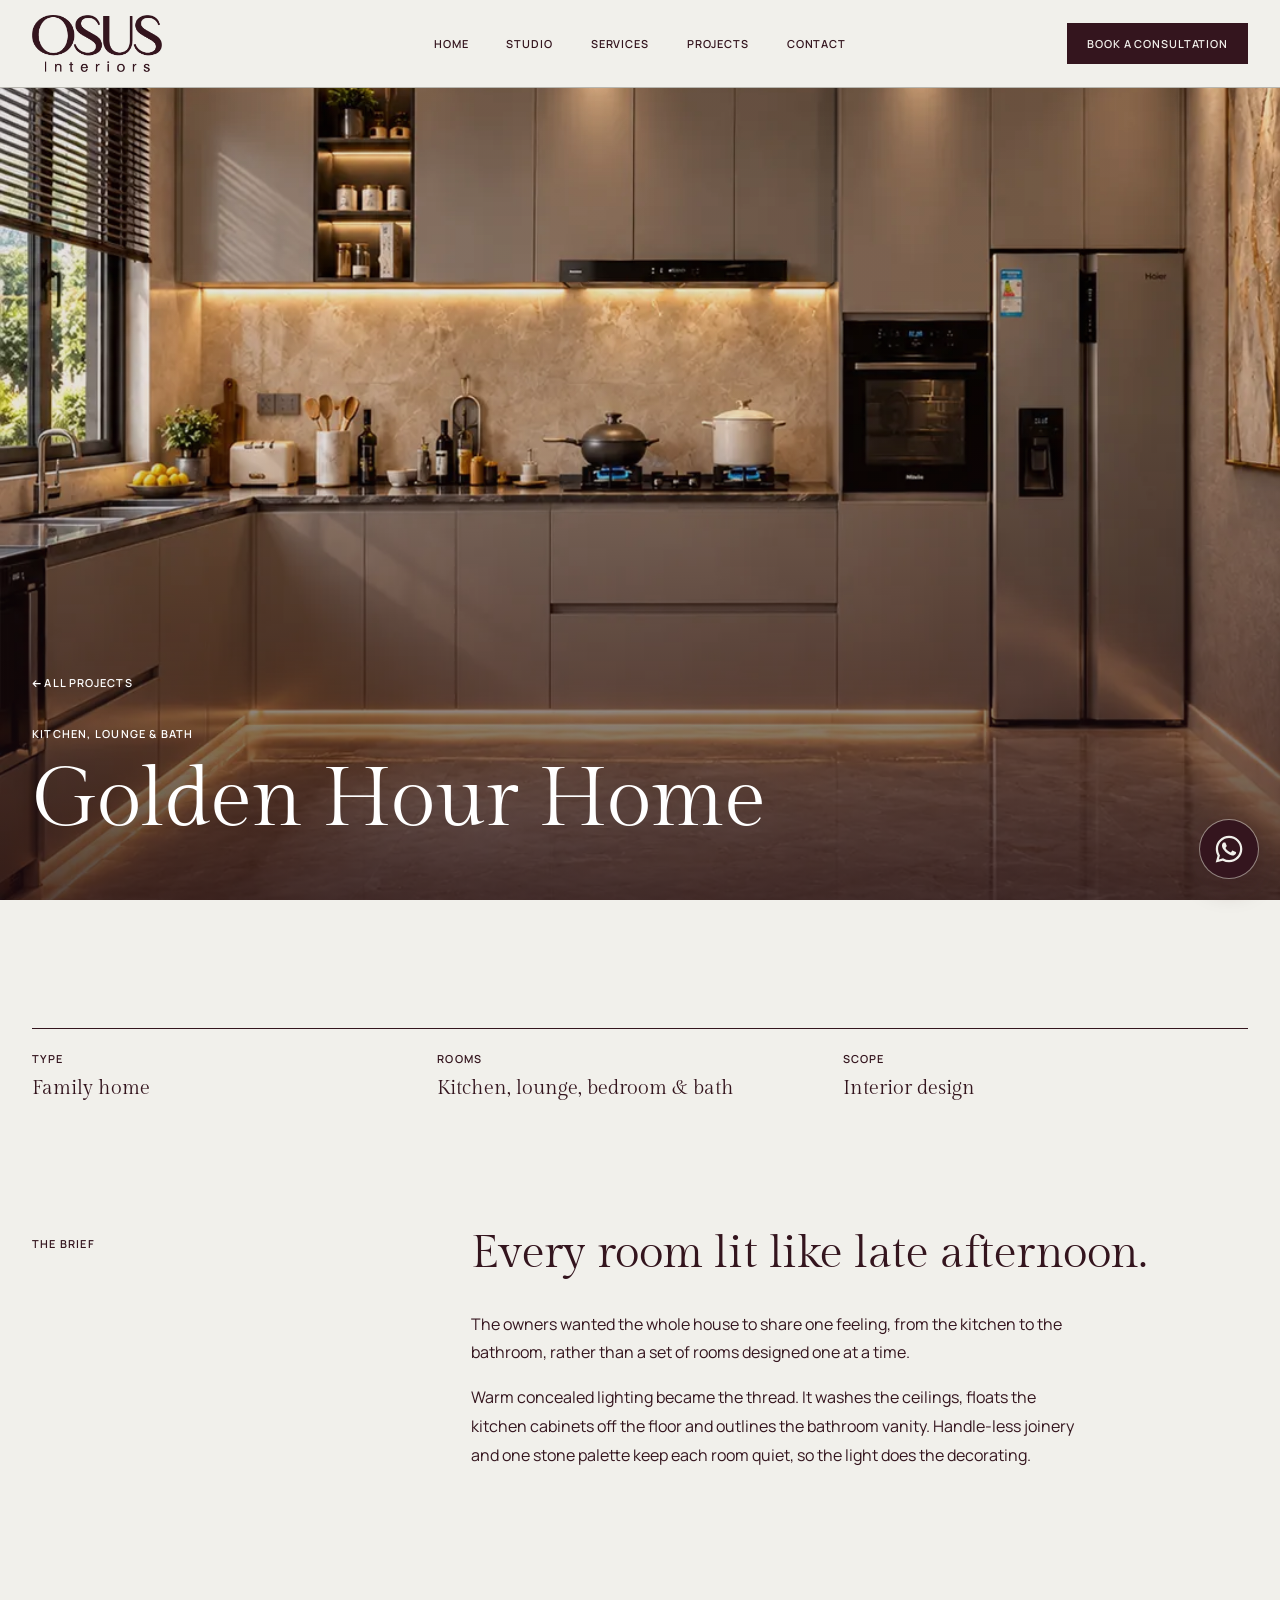
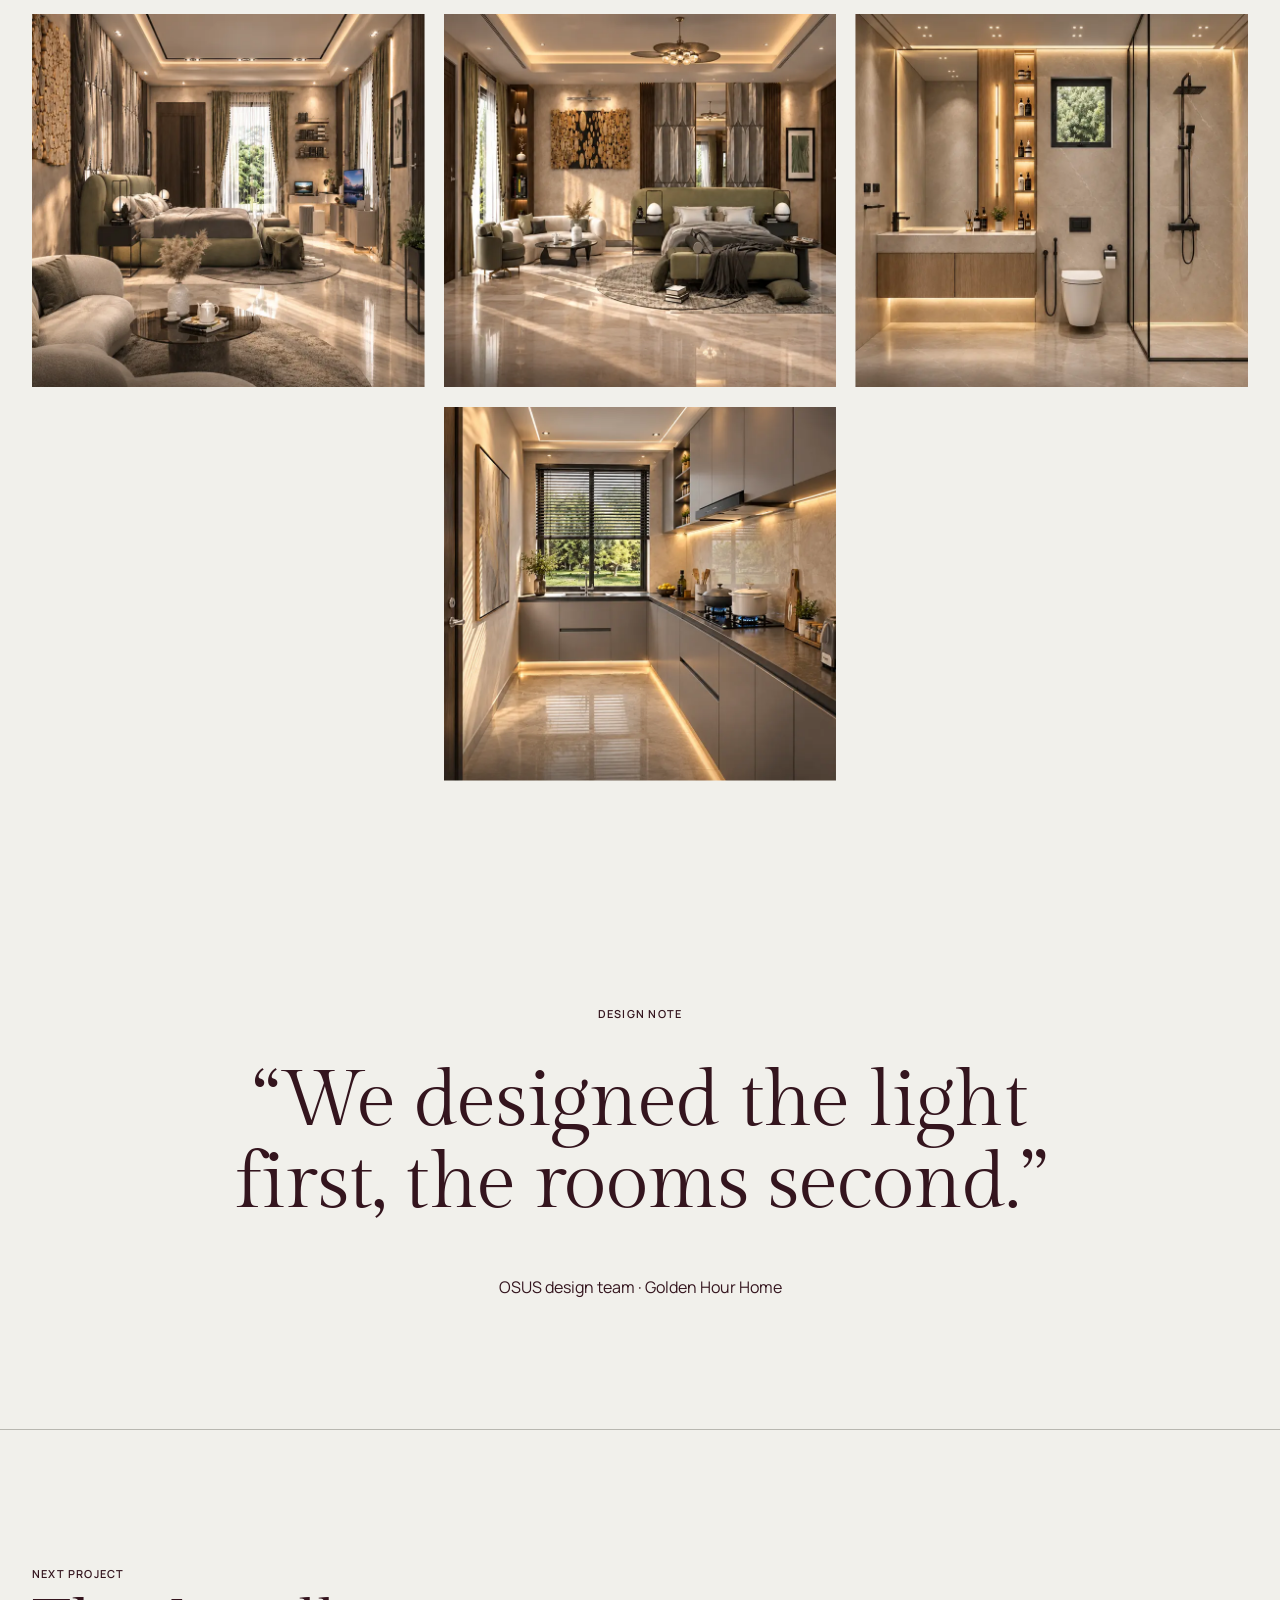
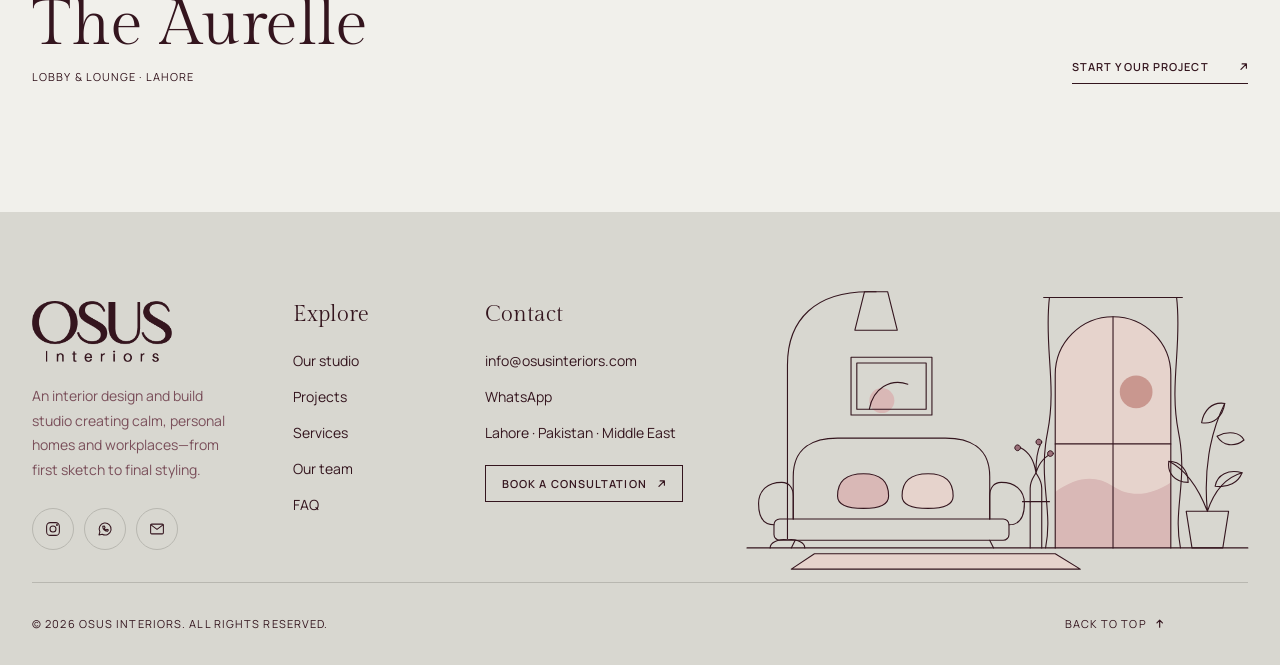
<file: website/projects/golden-hour-home.html>
<!doctype html>
<html lang="en">
<head>
  <meta charset="utf-8">
  <meta name="viewport" content="width=device-width, initial-scale=1">
  <title>Golden Hour Home — Kitchen, lounge &amp; bath | OSUS Interiors</title>
  <meta name="description" content="Golden Hour Home by OSUS Interiors: a kitchen, lounge, bedroom and bath tied together with warm concealed lighting.">
  <meta name="theme-color" content="#34151e">
  <link rel="icon" type="image/png" href="../assets/logo/osus-logo.png">
  <link rel="preconnect" href="https://fonts.googleapis.com">
  <link rel="preconnect" href="https://fonts.gstatic.com" crossorigin>
  <link rel="stylesheet" href="https://fonts.googleapis.com/css2?family=Gilda+Display&family=Manrope:wght@400;500;600;700&display=swap">
  <link rel="stylesheet" href="../css/style.css?v=20261115">
  <link rel="stylesheet" href="../css/extras.css?v=20261115">
  <link rel="stylesheet" href="../css/motion.css?v=20261115">
  <link rel="stylesheet" href="../css/showcase.css?v=20261115">
</head>
<body id="top">
<main>
  <header class="site-header">
    <a class="logo-link" href="../index.html" aria-label="OSUS Interiors home"><img alt="OSUS Interiors" src="../assets/logo/osus-logo.png"></a>
    <nav class="nav-links" id="nav-links" aria-label="Main navigation">
      <a href="../index.html#home">Home</a>
      <a href="../index.html#studio">Studio</a>
      <a href="../index.html#services">Services</a>
      <a href="../index.html#projects">Projects</a>
      <a href="../index.html#enquiry">Contact</a>
    </nav>
    <a class="header-cta" href="../index.html#enquiry" aria-label="Book a consultation"><span class="cta-long">Book a consultation</span><span class="cta-short" aria-hidden="true">Book consultation</span></a>
    <button class="menu-button" type="button" aria-label="Toggle menu" aria-expanded="false" aria-controls="nav-links">Menu</button>
  </header>

  <div class="page-content">
    <section class="case-hero">
      <img src="../assets/images/projects/golden-1.webp" srcset="../assets/images/projects/golden-1-480.webp 480w, ../assets/images/projects/golden-1-800.webp 800w, ../assets/images/projects/golden-1.webp 1080w" sizes="100vw" alt="Golden Hour Home: handle-less kitchen with under-cabinet lighting" fetchpriority="high">
      <div class="case-hero-copy">
        <a class="case-back" href="../index.html#projects"><svg class="ico" viewBox="0 0 12 12" aria-hidden="true" focusable="false"><path d="M10.5 6h-9M5 2.5 1.5 6 5 9.5"/></svg> All projects</a>
        <p class="section-label">Kitchen, lounge &amp; bath</p>
        <h1>Golden Hour Home</h1>
      </div>
    </section>

    <section class="case-facts section">
      <!-- Draft project details and story: confirm with the client before publishing -->
      <dl>
        <div><dt>Type</dt><dd>Family home</dd></div>
        <div><dt>Rooms</dt><dd>Kitchen, lounge, bedroom &amp; bath</dd></div>
        <div><dt>Scope</dt><dd>Interior design</dd></div>
      </dl>
    </section>

    <section class="case-story section">
      <p class="section-label">The brief</p>
      <div>
        <h2>Every room lit like late afternoon.</h2>
        <p>The owners wanted the whole house to share one feeling, from the kitchen to the bathroom, rather than a set of rooms designed one at a time.</p>
        <p>Warm concealed lighting became the thread. It washes the ceilings, floats the kitchen cabinets off the floor and outlines the bathroom vanity. Handle-less joinery and one stone palette keep each room quiet, so the light does the decorating.</p>
      </div>
    </section>

    <section class="case-gallery section" data-gallery aria-label="Project photos">
      <img loading="lazy" src="../assets/images/projects/golden-2.webp" srcset="../assets/images/projects/golden-2-480.webp 480w, ../assets/images/projects/golden-2-800.webp 800w, ../assets/images/projects/golden-2.webp 1080w" sizes="(max-width: 800px) 100vw, 50vw" alt="Golden Hour Home: lounge with cove lighting">
      <img loading="lazy" src="../assets/images/projects/golden-3.webp" srcset="../assets/images/projects/golden-3-480.webp 480w, ../assets/images/projects/golden-3-800.webp 800w, ../assets/images/projects/golden-3.webp 1080w" sizes="(max-width: 800px) 100vw, 50vw" alt="Golden Hour Home: bedroom with warm ceiling light">
      <img loading="lazy" src="../assets/images/projects/golden-4.webp" srcset="../assets/images/projects/golden-4-480.webp 480w, ../assets/images/projects/golden-4-800.webp 800w, ../assets/images/projects/golden-4.webp 1080w" sizes="(max-width: 800px) 100vw, 50vw" alt="Golden Hour Home: bathroom with lit vanity and glass shower">
      <img loading="lazy" src="../assets/images/projects/golden-5.webp" srcset="../assets/images/projects/golden-5-480.webp 480w, ../assets/images/projects/golden-5-800.webp 800w, ../assets/images/projects/golden-5.webp 1080w" sizes="(max-width: 800px) 100vw, 50vw" alt="Golden Hour Home: kitchen seen from the window side">
    </section>

    <section class="quote scroll-reveal">
      <p class="section-label">Design note</p>
      <blockquote>“We designed the light first, the rooms second.”</blockquote>
      <p>OSUS design team · Golden Hour Home</p>
    </section>

    <section class="case-next section">
      <a href="aurelle.html" class="case-next-link">
        <span class="section-label">Next project</span>
        <strong>The Aurelle</strong>
        <em>Lobby &amp; lounge · Lahore</em>
      </a>
      <a class="text-link" href="../index.html#enquiry">Start your project <span><svg class="ico" viewBox="0 0 12 12" aria-hidden="true" focusable="false"><path d="M2.5 9.5 9.5 2.5M4 2.5h5.5V8"/></svg></span></a>
    </section>

    <footer id="contact" class="site-footer">
      <div class="footer-main">
        <div class="footer-grid">
          <div class="footer-brand">
            <img src="../assets/logo/osus-logo.png" alt="OSUS Interiors" width="466" height="205" loading="lazy">
            <p>An interior design and build studio creating calm, personal homes and workplaces—from first sketch to final styling.</p>
            <div class="footer-social">
              <a href="https://www.instagram.com/osusinteriors/" target="_blank" rel="noopener" aria-label="Instagram"><svg viewBox="0 0 24 24" aria-hidden="true"><rect x="3.5" y="3.5" width="17" height="17" rx="5"/><circle cx="12" cy="12" r="4"/><circle cx="17.3" cy="6.7" r=".6"/></svg></a>
              <a href="https://wa.me/923239871753" target="_blank" rel="noopener" aria-label="WhatsApp"><svg viewBox="0 0 24 24" aria-hidden="true"><path d="M4 20l1.2-4.1A8 8 0 1 1 8.3 19z"/><path d="M9 8.5c0 3.5 3 6.5 6.5 6.5l1-1.6-2-1-1 1a5 5 0 0 1-2.4-2.4l1-1-1-2z"/></svg></a>
              <a href="mailto:info@osusinteriors.com" aria-label="Email"><svg viewBox="0 0 24 24" aria-hidden="true"><rect x="3.5" y="5.5" width="17" height="13" rx="1.5"/><path d="m4 6.5 8 6 8-6"/></svg></a>
            </div>
          </div>
          <nav class="footer-col" aria-label="Footer">
            <h3>Explore</h3>
            <a href="../index.html#studio">Our studio</a>
            <a href="../index.html#projects">Projects</a>
            <a href="../index.html#services">Services</a>
            <a href="../index.html#team">Our team</a>
            <a href="../index.html#faq">FAQ</a>
          </nav>
          <div class="footer-col">
            <h3>Contact</h3>
            <a href="mailto:info@osusinteriors.com">info@osusinteriors.com</a>
            <a href="https://wa.me/923239871753" target="_blank" rel="noopener">WhatsApp</a>
            <p>Lahore · Pakistan · Middle East</p>
            <a class="footer-cta" href="../index.html#enquiry">Book a consultation <span aria-hidden="true"><svg class="ico" viewBox="0 0 12 12" aria-hidden="true" focusable="false"><path d="M2.5 9.5 9.5 2.5M4 2.5h5.5V8"/></svg></span></a>
          </div>
        </div>
        <svg class="footer-sketch" viewBox="0 56 520 300" aria-hidden="true">
            <!-- soft colour washes (fade in after the lines) -->
            <g class="sk-fill">
              <path class="sk-blush" d="M320 330V150a60 60 0 0 1 120 0v180z"/>
              <circle class="sk-sun" cx="404" cy="168" r="17"/>
              <path class="sk-rose" d="M320 330v-58c22-16 42-18 60-6s38 10 60-4v68z"/>
              <path class="sk-blush" d="M46 352 70 336h250l26 16z"/>
              <path class="sk-glow" d="M112 104h44l42 132H70z"/>
              <path class="sk-shade" d="M112 104l10-40h24l10 40z"/>
              <path transform="translate(-14 0)" class="sk-rose" d="M108 276c0-15 9-23 27-23s26 8 26 23c0 9-8 13-26 13s-27-4-27-13z"/>
              <path transform="translate(-14 0)" class="sk-blush" d="M175 276c0-15 9-23 27-23s26 8 26 23c0 9-8 13-26 13s-27-4-27-13z"/>
              <circle class="sk-rose" cx="140" cy="177" r="13"/>
            </g>
            <!-- line drawing -->
            <g class="sk-lines">
              <path pathLength="1" style="--d:0s" d="M0 330h520"/>
              <path pathLength="1" style="--d:.1s" d="M308 70h144"/>
              <path pathLength="1" style="--d:.2s" d="M320 330V150a60 60 0 0 1 120 0v180"/>
              <path pathLength="1" style="--d:.35s" d="M380 90v240M320 222h120"/>
              <path pathLength="1" style="--d:.45s" d="M314 70c-6 50 8 90-2 140s6 80-2 120"/>
              <path pathLength="1" style="--d:.5s" d="M446 70c6 50-8 90 2 140s-6 80 2 120"/>
              <path transform="translate(-14 0)" pathLength="1" style="--d:.6s" d="M62 300v-44c0-28 18-40 46-40h112c28 0 46 12 46 40v44"/>
              <path transform="translate(-14 0)" pathLength="1" style="--d:.7s" d="M48 300h232a6 6 0 0 1 6 6v10a6 6 0 0 1-6 6H48a6 6 0 0 1-6-6v-10a6 6 0 0 1 6-6z"/>
              <path transform="translate(-14 0)" pathLength="1" style="--d:.8s" d="M42 306c-12 0-16-10-16-22 0-14 10-22 24-22 8 0 12 6 12 14v24M286 306c12 0 16-10 16-22 0-14-10-22-24-22-8 0-12 6-12 14v24"/>
              <path transform="translate(-14 0)" pathLength="1" style="--d:.85s" d="M64 322l-4 8M266 322l4 8"/>
              <path transform="translate(-14 0)" pathLength="1" style="--d:.9s" d="M108 276c0-15 9-23 27-23s26 8 26 23c0 9-8 13-26 13s-27-4-27-13zM175 276c0-15 9-23 27-23s26 8 26 23c0 9-8 13-26 13s-27-4-27-13z"/>
              <path pathLength="1" style="--d:1s" d="M24 330c0-6 8-9 18-9s18 3 18 9M42 321V140c0-48 30-76 84-76h8"/>
              <path pathLength="1" style="--d:1.1s" d="M112 104l10-40h24l10 40z"/>
              <path pathLength="1" style="--d:1.15s" d="M108 132h84v60h-84zM114 138h72v48h-72z"/>
              <path pathLength="1" style="--d:1.25s" d="M127 186c4-22 22-32 40-26"/>
              <path pathLength="1" style="--d:1.3s" d="M306 330v-48M294 330v-48M286 282h28"/>
              <path transform="translate(14 0)" pathLength="1" style="--d:1.4s" d="M280 282v-14c0-8 4-12 6-16 2 4 6 8 6 16v14"/>
              <path transform="translate(14 0)" pathLength="1" style="--d:1.5s" d="M286 252c-2-14-8-22-16-26M286 252c0-16 2-26 6-32M286 252c4-12 10-18 18-20"/>
              <path transform="translate(14 0)" pathLength="1" class="sk-dot" style="--d:1.6s" d="M270 226a3 3 0 1 0 0 .1M292 220a3 3 0 1 0 0 .1M304 232a3 3 0 1 0 0 .1"/>
              <path pathLength="1" style="--d:1.2s" d="M46 352 70 336h250l26 16z"/>
              <g class="sk-plant">
                <path pathLength="1" style="--d:1.5s" d="M462 330l-6-38h44l-6 38z"/>
                <path pathLength="1" style="--d:1.6s" d="M478 292c-4-40 2-80 18-112M478 292c-10-26-24-44-40-52M478 292c8-24 22-36 36-40"/>
                <path pathLength="1" style="--d:1.75s" d="M496 180c-14-2-22 8-24 20 12 2 22-6 24-20zM438 240c-2 12 6 22 20 22 0-12-8-22-20-22zM514 252c-14-4-26 2-28 14 14 2 24-4 28-14zM488 214c12-6 24-4 28 4-10 8-22 6-28-4z"/>
              </g>
            </g>
          </svg>
      </div>
      <div class="footer-bottom">
        <p>© <span data-year>2026</span> OSUS Interiors. All rights reserved.</p>
        <a href="#top">Back to top <span aria-hidden="true"><svg class="ico" viewBox="0 0 12 12" aria-hidden="true" focusable="false"><path d="M6 10.5v-9M2.5 5 6 1.5 9.5 5"/></svg></span></a>
      </div>
    </footer>
  </div>
</main>
<div class="lightbox" data-lightbox hidden role="dialog" aria-modal="true" aria-label="Project photos">
  <button type="button" class="lightbox-close" data-lightbox-close aria-label="Close">×</button>
  <button type="button" class="lightbox-nav lightbox-prev" data-lightbox-prev aria-label="Previous photo"><svg class="ico" viewBox="0 0 12 12" aria-hidden="true" focusable="false"><path d="M10.5 6h-9M5 2.5 1.5 6 5 9.5"/></svg></button>
  <figure><img alt="" data-lightbox-img draggable="false"><div class="lightbox-dots" data-lightbox-dots></div><figcaption data-lightbox-caption></figcaption></figure>
  <button type="button" class="lightbox-nav lightbox-next" data-lightbox-next aria-label="Next photo"><svg class="ico" viewBox="0 0 12 12" aria-hidden="true" focusable="false"><path d="M1.5 6h9M7 2.5 10.5 6 7 9.5"/></svg></button>
</div>
<a class="whatsapp" href="https://wa.me/923239871753" target="_blank" rel="noopener" aria-label="Chat with OSUS Interiors on WhatsApp">
  <svg viewBox="0 0 24 24" aria-hidden="true"><path fill="currentColor" d="M17.47 14.38c-.3-.15-1.76-.87-2.03-.97-.27-.1-.47-.15-.67.15-.2.3-.77.97-.94 1.17-.17.2-.35.22-.65.07-.3-.15-1.26-.46-2.4-1.48-.89-.79-1.49-1.77-1.66-2.07-.17-.3-.02-.46.13-.61.14-.13.3-.35.45-.52.15-.17.2-.3.3-.5.1-.2.05-.37-.02-.52-.08-.15-.67-1.62-.92-2.22-.24-.58-.49-.5-.67-.51h-.57c-.2 0-.52.07-.8.37-.27.3-1.04 1.02-1.04 2.48s1.07 2.88 1.21 3.08c.15.2 2.1 3.2 5.08 4.49.71.3 1.27.49 1.7.63.71.23 1.36.2 1.88.12.57-.09 1.76-.72 2-1.41.25-.7.25-1.29.17-1.41-.07-.13-.27-.2-.57-.35zM12.05 21.5h-.01a9.43 9.43 0 0 1-4.8-1.31l-.35-.2-3.57.93.95-3.48-.22-.36a9.4 9.4 0 0 1-1.44-5.02c0-5.2 4.24-9.44 9.45-9.44 2.52 0 4.89.98 6.68 2.77a9.38 9.38 0 0 1 2.76 6.68c0 5.21-4.24 9.44-9.45 9.44zm8.04-17.48A11.3 11.3 0 0 0 12.05.69C5.78.69.68 5.79.68 12.06c0 2 .52 3.96 1.52 5.68L.6 23.6l6-1.57a11.34 11.34 0 0 0 5.44 1.39h.01c6.27 0 11.37-5.1 11.37-11.37 0-3.04-1.18-5.9-3.33-8.03z"/></svg>
</a>
<script src="../js/main.js?v=20261115"></script>
<script src="../js/extras.js?v=20261115"></script>
<script src="../js/motion.js?v=20261115"></script>
<script src="../js/showcase.js?v=20261115"></script>
</body>
</html>
</file>
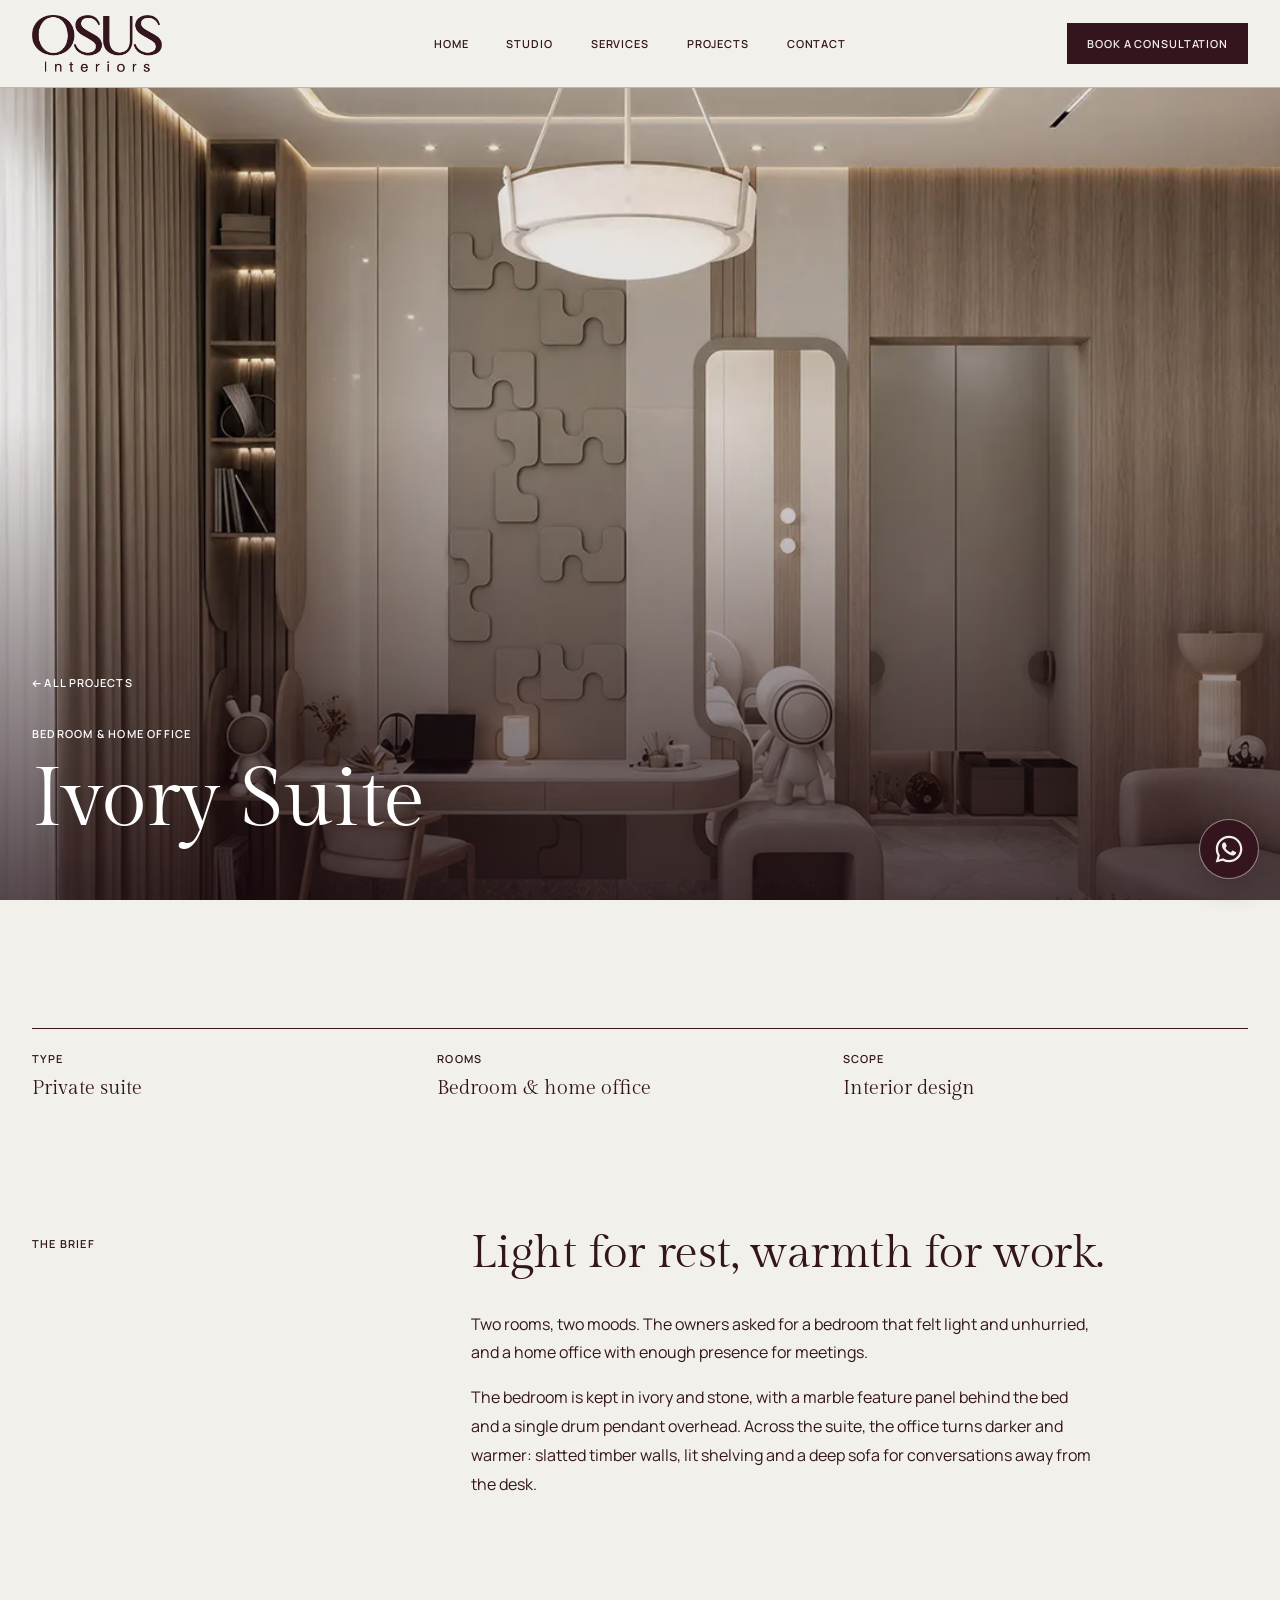
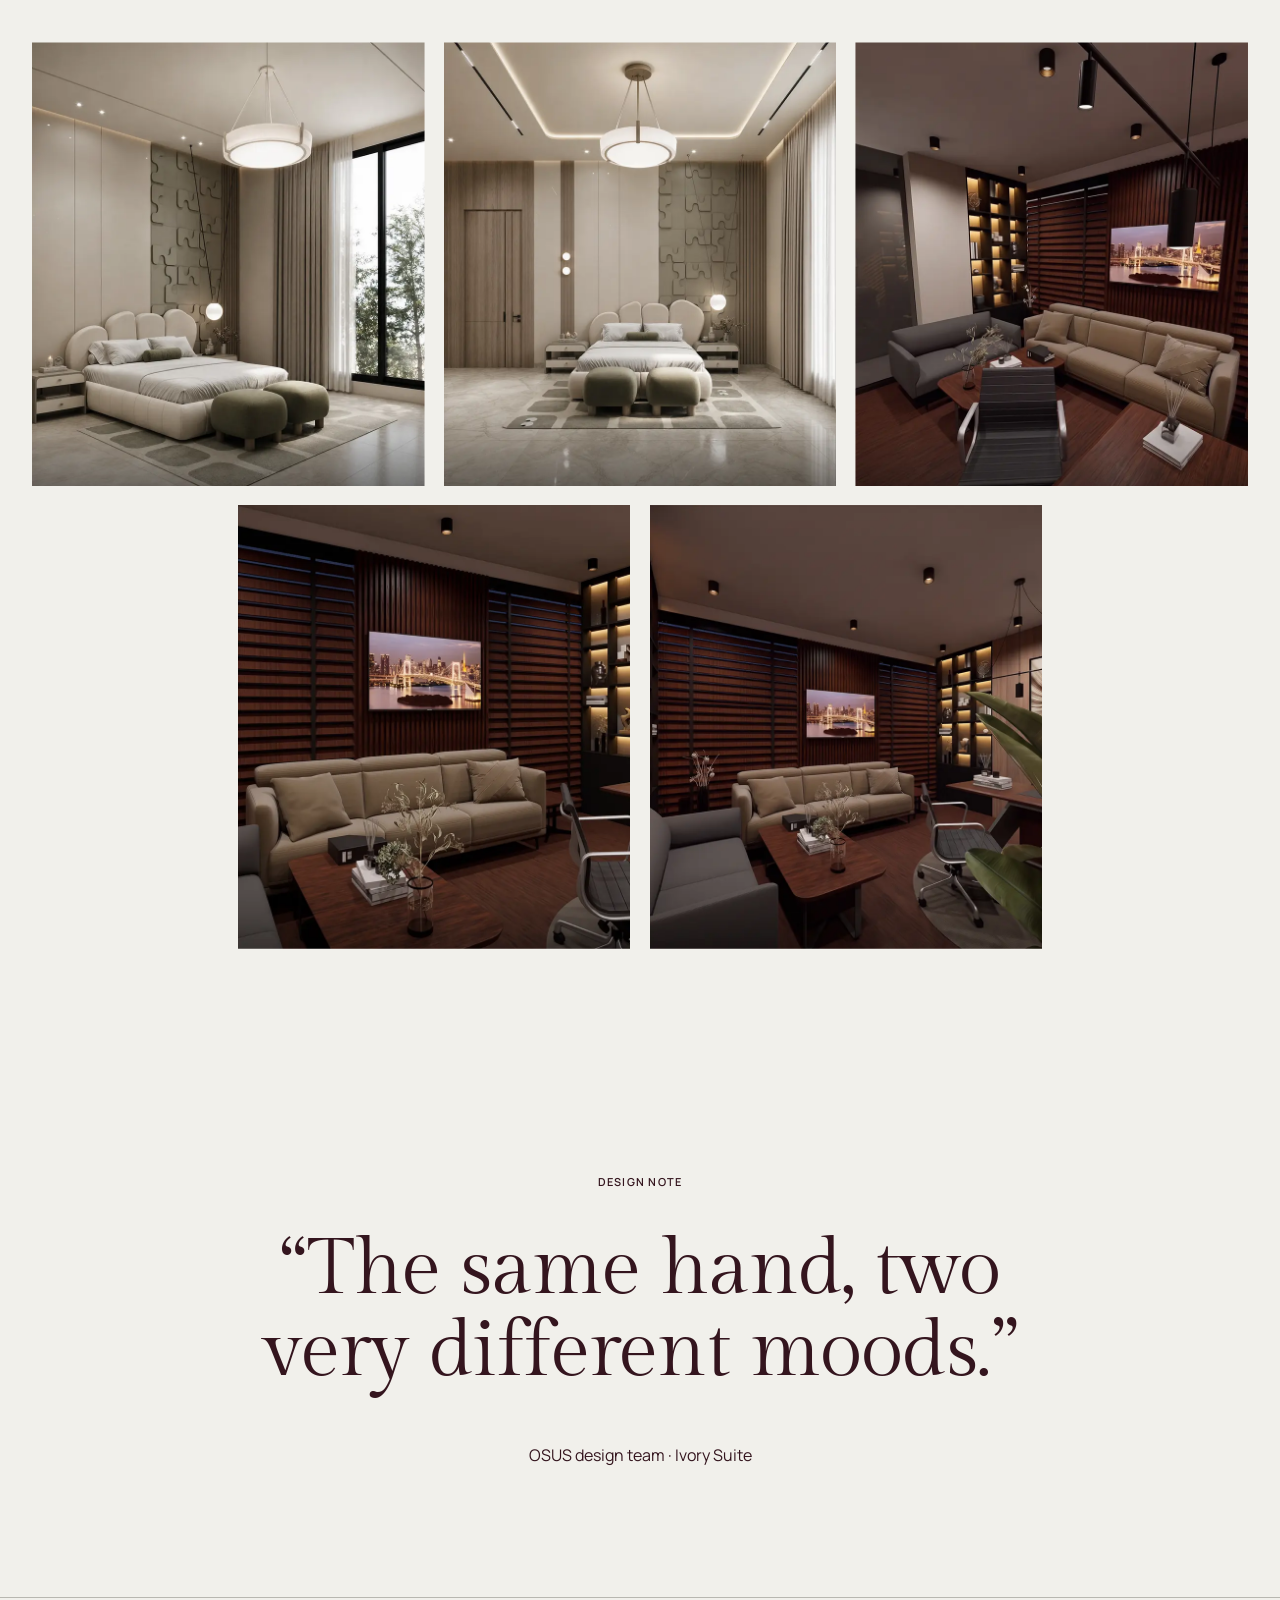
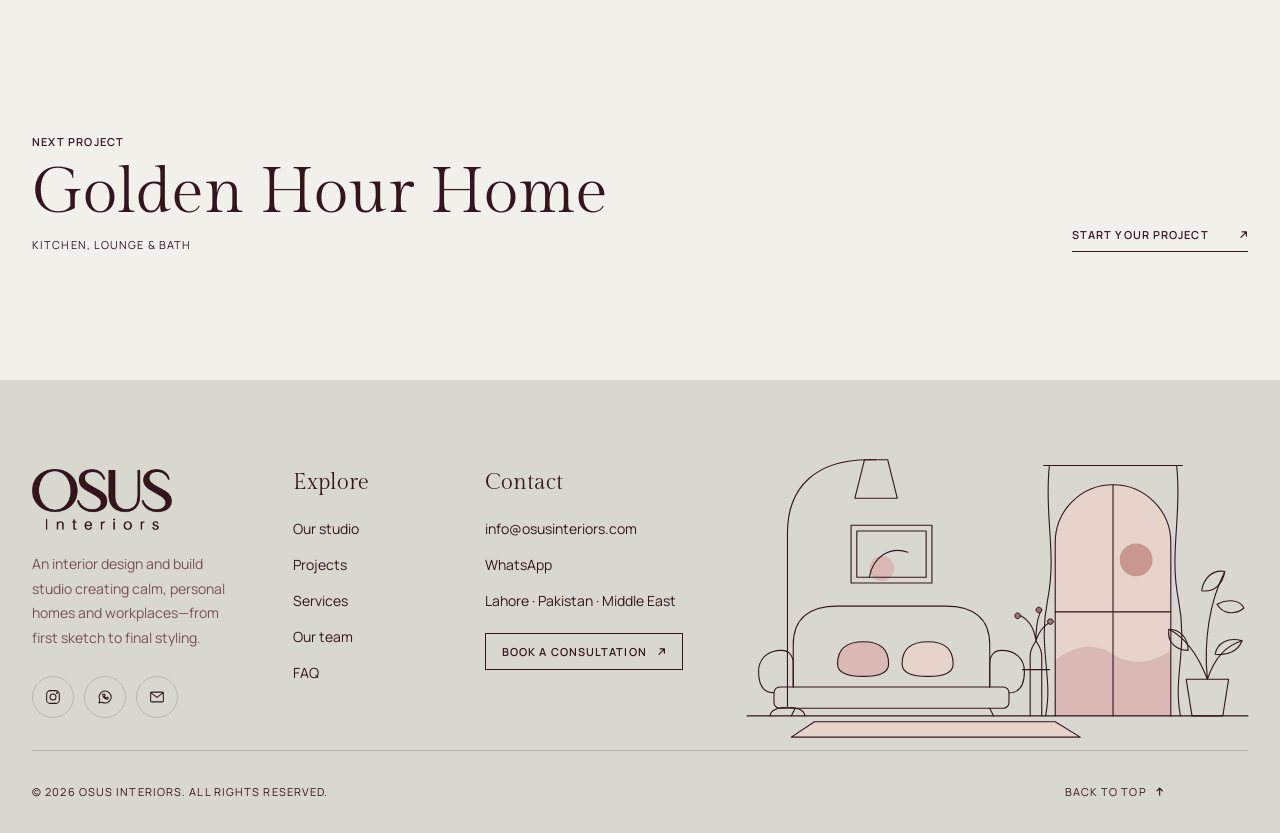
<file: website/projects/ivory-suite.html>
<!doctype html>
<html lang="en">
<head>
  <meta charset="utf-8">
  <meta name="viewport" content="width=device-width, initial-scale=1">
  <title>Ivory Suite — Bedroom &amp; home office | OSUS Interiors</title>
  <meta name="description" content="Ivory Suite by OSUS Interiors: a pale, calm bedroom paired with a warm timber-lined home office.">
  <meta name="theme-color" content="#34151e">
  <link rel="icon" type="image/png" href="../assets/logo/osus-logo.png">
  <link rel="preconnect" href="https://fonts.googleapis.com">
  <link rel="preconnect" href="https://fonts.gstatic.com" crossorigin>
  <link rel="stylesheet" href="https://fonts.googleapis.com/css2?family=Gilda+Display&family=Manrope:wght@400;500;600;700&display=swap">
  <link rel="stylesheet" href="../css/style.css?v=20261115">
  <link rel="stylesheet" href="../css/extras.css?v=20261115">
  <link rel="stylesheet" href="../css/motion.css?v=20261115">
  <link rel="stylesheet" href="../css/showcase.css?v=20261115">
</head>
<body id="top">
<main>
  <header class="site-header">
    <a class="logo-link" href="../index.html" aria-label="OSUS Interiors home"><img alt="OSUS Interiors" src="../assets/logo/osus-logo.png"></a>
    <nav class="nav-links" id="nav-links" aria-label="Main navigation">
      <a href="../index.html#home">Home</a>
      <a href="../index.html#studio">Studio</a>
      <a href="../index.html#services">Services</a>
      <a href="../index.html#projects">Projects</a>
      <a href="../index.html#enquiry">Contact</a>
    </nav>
    <a class="header-cta" href="../index.html#enquiry" aria-label="Book a consultation"><span class="cta-long">Book a consultation</span><span class="cta-short" aria-hidden="true">Book consultation</span></a>
    <button class="menu-button" type="button" aria-label="Toggle menu" aria-expanded="false" aria-controls="nav-links">Menu</button>
  </header>

  <div class="page-content">
    <section class="case-hero">
      <img src="../assets/images/projects/suite-1.webp" srcset="../assets/images/projects/suite-1-480.webp 480w, ../assets/images/projects/suite-1-800.webp 800w, ../assets/images/projects/suite-1.webp 1080w" sizes="100vw" alt="Ivory Suite: ivory bedroom with dressing table" fetchpriority="high">
      <div class="case-hero-copy">
        <a class="case-back" href="../index.html#projects"><svg class="ico" viewBox="0 0 12 12" aria-hidden="true" focusable="false"><path d="M10.5 6h-9M5 2.5 1.5 6 5 9.5"/></svg> All projects</a>
        <p class="section-label">Bedroom &amp; home office</p>
        <h1>Ivory Suite</h1>
      </div>
    </section>

    <section class="case-facts section">
      <!-- Draft project details and story: confirm with the client before publishing -->
      <dl>
        <div><dt>Type</dt><dd>Private suite</dd></div>
        <div><dt>Rooms</dt><dd>Bedroom &amp; home office</dd></div>
        <div><dt>Scope</dt><dd>Interior design</dd></div>
      </dl>
    </section>

    <section class="case-story section">
      <p class="section-label">The brief</p>
      <div>
        <h2>Light for rest, warmth for work.</h2>
        <p>Two rooms, two moods. The owners asked for a bedroom that felt light and unhurried, and a home office with enough presence for meetings.</p>
        <p>The bedroom is kept in ivory and stone, with a marble feature panel behind the bed and a single drum pendant overhead. Across the suite, the office turns darker and warmer: slatted timber walls, lit shelving and a deep sofa for conversations away from the desk.</p>
      </div>
    </section>

    <section class="case-gallery section" data-gallery aria-label="Project photos">
      <img loading="lazy" src="../assets/images/projects/suite-2.webp" srcset="../assets/images/projects/suite-2-480.webp 480w, ../assets/images/projects/suite-2-800.webp 800w, ../assets/images/projects/suite-2.webp 1080w" sizes="(max-width: 800px) 100vw, 50vw" alt="Ivory Suite: bed against a marble feature panel">
      <img loading="lazy" src="../assets/images/projects/suite-3.webp" srcset="../assets/images/projects/suite-3-480.webp 480w, ../assets/images/projects/suite-3-800.webp 800w, ../assets/images/projects/suite-3.webp 1080w" sizes="(max-width: 800px) 100vw, 50vw" alt="Ivory Suite: bedroom seen from the foot of the bed">
      <img loading="lazy" src="../assets/images/projects/suite-4.webp" srcset="../assets/images/projects/suite-4-480.webp 480w, ../assets/images/projects/suite-4-800.webp 800w, ../assets/images/projects/suite-4.webp 1080w" sizes="(max-width: 800px) 100vw, 50vw" alt="Ivory Suite: home office with timber slat wall and sofa">
      <img loading="lazy" src="../assets/images/projects/suite-5.webp" srcset="../assets/images/projects/suite-5-480.webp 480w, ../assets/images/projects/suite-5-800.webp 800w, ../assets/images/projects/suite-5.webp 1080w" sizes="(max-width: 800px) 100vw, 50vw" alt="Ivory Suite: office seating beside lit shelving">
      <img loading="lazy" src="../assets/images/projects/suite-6.webp" srcset="../assets/images/projects/suite-6-480.webp 480w, ../assets/images/projects/suite-6-800.webp 800w, ../assets/images/projects/suite-6.webp 1080w" sizes="(max-width: 800px) 100vw, 50vw" alt="Ivory Suite: office seen from the desk">
    </section>

    <section class="quote scroll-reveal">
      <p class="section-label">Design note</p>
      <blockquote>“The same hand, two very different moods.”</blockquote>
      <p>OSUS design team · Ivory Suite</p>
    </section>

    <section class="case-next section">
      <a href="golden-hour-home.html" class="case-next-link">
        <span class="section-label">Next project</span>
        <strong>Golden Hour Home</strong>
        <em>Kitchen, lounge &amp; bath</em>
      </a>
      <a class="text-link" href="../index.html#enquiry">Start your project <span><svg class="ico" viewBox="0 0 12 12" aria-hidden="true" focusable="false"><path d="M2.5 9.5 9.5 2.5M4 2.5h5.5V8"/></svg></span></a>
    </section>

    <footer id="contact" class="site-footer">
      <div class="footer-main">
        <div class="footer-grid">
          <div class="footer-brand">
            <img src="../assets/logo/osus-logo.png" alt="OSUS Interiors" width="466" height="205" loading="lazy">
            <p>An interior design and build studio creating calm, personal homes and workplaces—from first sketch to final styling.</p>
            <div class="footer-social">
              <a href="https://www.instagram.com/osusinteriors/" target="_blank" rel="noopener" aria-label="Instagram"><svg viewBox="0 0 24 24" aria-hidden="true"><rect x="3.5" y="3.5" width="17" height="17" rx="5"/><circle cx="12" cy="12" r="4"/><circle cx="17.3" cy="6.7" r=".6"/></svg></a>
              <a href="https://wa.me/923239871753" target="_blank" rel="noopener" aria-label="WhatsApp"><svg viewBox="0 0 24 24" aria-hidden="true"><path d="M4 20l1.2-4.1A8 8 0 1 1 8.3 19z"/><path d="M9 8.5c0 3.5 3 6.5 6.5 6.5l1-1.6-2-1-1 1a5 5 0 0 1-2.4-2.4l1-1-1-2z"/></svg></a>
              <a href="mailto:info@osusinteriors.com" aria-label="Email"><svg viewBox="0 0 24 24" aria-hidden="true"><rect x="3.5" y="5.5" width="17" height="13" rx="1.5"/><path d="m4 6.5 8 6 8-6"/></svg></a>
            </div>
          </div>
          <nav class="footer-col" aria-label="Footer">
            <h3>Explore</h3>
            <a href="../index.html#studio">Our studio</a>
            <a href="../index.html#projects">Projects</a>
            <a href="../index.html#services">Services</a>
            <a href="../index.html#team">Our team</a>
            <a href="../index.html#faq">FAQ</a>
          </nav>
          <div class="footer-col">
            <h3>Contact</h3>
            <a href="mailto:info@osusinteriors.com">info@osusinteriors.com</a>
            <a href="https://wa.me/923239871753" target="_blank" rel="noopener">WhatsApp</a>
            <p>Lahore · Pakistan · Middle East</p>
            <a class="footer-cta" href="../index.html#enquiry">Book a consultation <span aria-hidden="true"><svg class="ico" viewBox="0 0 12 12" aria-hidden="true" focusable="false"><path d="M2.5 9.5 9.5 2.5M4 2.5h5.5V8"/></svg></span></a>
          </div>
        </div>
        <svg class="footer-sketch" viewBox="0 56 520 300" aria-hidden="true">
            <!-- soft colour washes (fade in after the lines) -->
            <g class="sk-fill">
              <path class="sk-blush" d="M320 330V150a60 60 0 0 1 120 0v180z"/>
              <circle class="sk-sun" cx="404" cy="168" r="17"/>
              <path class="sk-rose" d="M320 330v-58c22-16 42-18 60-6s38 10 60-4v68z"/>
              <path class="sk-blush" d="M46 352 70 336h250l26 16z"/>
              <path class="sk-glow" d="M112 104h44l42 132H70z"/>
              <path class="sk-shade" d="M112 104l10-40h24l10 40z"/>
              <path transform="translate(-14 0)" class="sk-rose" d="M108 276c0-15 9-23 27-23s26 8 26 23c0 9-8 13-26 13s-27-4-27-13z"/>
              <path transform="translate(-14 0)" class="sk-blush" d="M175 276c0-15 9-23 27-23s26 8 26 23c0 9-8 13-26 13s-27-4-27-13z"/>
              <circle class="sk-rose" cx="140" cy="177" r="13"/>
            </g>
            <!-- line drawing -->
            <g class="sk-lines">
              <path pathLength="1" style="--d:0s" d="M0 330h520"/>
              <path pathLength="1" style="--d:.1s" d="M308 70h144"/>
              <path pathLength="1" style="--d:.2s" d="M320 330V150a60 60 0 0 1 120 0v180"/>
              <path pathLength="1" style="--d:.35s" d="M380 90v240M320 222h120"/>
              <path pathLength="1" style="--d:.45s" d="M314 70c-6 50 8 90-2 140s6 80-2 120"/>
              <path pathLength="1" style="--d:.5s" d="M446 70c6 50-8 90 2 140s-6 80 2 120"/>
              <path transform="translate(-14 0)" pathLength="1" style="--d:.6s" d="M62 300v-44c0-28 18-40 46-40h112c28 0 46 12 46 40v44"/>
              <path transform="translate(-14 0)" pathLength="1" style="--d:.7s" d="M48 300h232a6 6 0 0 1 6 6v10a6 6 0 0 1-6 6H48a6 6 0 0 1-6-6v-10a6 6 0 0 1 6-6z"/>
              <path transform="translate(-14 0)" pathLength="1" style="--d:.8s" d="M42 306c-12 0-16-10-16-22 0-14 10-22 24-22 8 0 12 6 12 14v24M286 306c12 0 16-10 16-22 0-14-10-22-24-22-8 0-12 6-12 14v24"/>
              <path transform="translate(-14 0)" pathLength="1" style="--d:.85s" d="M64 322l-4 8M266 322l4 8"/>
              <path transform="translate(-14 0)" pathLength="1" style="--d:.9s" d="M108 276c0-15 9-23 27-23s26 8 26 23c0 9-8 13-26 13s-27-4-27-13zM175 276c0-15 9-23 27-23s26 8 26 23c0 9-8 13-26 13s-27-4-27-13z"/>
              <path pathLength="1" style="--d:1s" d="M24 330c0-6 8-9 18-9s18 3 18 9M42 321V140c0-48 30-76 84-76h8"/>
              <path pathLength="1" style="--d:1.1s" d="M112 104l10-40h24l10 40z"/>
              <path pathLength="1" style="--d:1.15s" d="M108 132h84v60h-84zM114 138h72v48h-72z"/>
              <path pathLength="1" style="--d:1.25s" d="M127 186c4-22 22-32 40-26"/>
              <path pathLength="1" style="--d:1.3s" d="M306 330v-48M294 330v-48M286 282h28"/>
              <path transform="translate(14 0)" pathLength="1" style="--d:1.4s" d="M280 282v-14c0-8 4-12 6-16 2 4 6 8 6 16v14"/>
              <path transform="translate(14 0)" pathLength="1" style="--d:1.5s" d="M286 252c-2-14-8-22-16-26M286 252c0-16 2-26 6-32M286 252c4-12 10-18 18-20"/>
              <path transform="translate(14 0)" pathLength="1" class="sk-dot" style="--d:1.6s" d="M270 226a3 3 0 1 0 0 .1M292 220a3 3 0 1 0 0 .1M304 232a3 3 0 1 0 0 .1"/>
              <path pathLength="1" style="--d:1.2s" d="M46 352 70 336h250l26 16z"/>
              <g class="sk-plant">
                <path pathLength="1" style="--d:1.5s" d="M462 330l-6-38h44l-6 38z"/>
                <path pathLength="1" style="--d:1.6s" d="M478 292c-4-40 2-80 18-112M478 292c-10-26-24-44-40-52M478 292c8-24 22-36 36-40"/>
                <path pathLength="1" style="--d:1.75s" d="M496 180c-14-2-22 8-24 20 12 2 22-6 24-20zM438 240c-2 12 6 22 20 22 0-12-8-22-20-22zM514 252c-14-4-26 2-28 14 14 2 24-4 28-14zM488 214c12-6 24-4 28 4-10 8-22 6-28-4z"/>
              </g>
            </g>
          </svg>
      </div>
      <div class="footer-bottom">
        <p>© <span data-year>2026</span> OSUS Interiors. All rights reserved.</p>
        <a href="#top">Back to top <span aria-hidden="true"><svg class="ico" viewBox="0 0 12 12" aria-hidden="true" focusable="false"><path d="M6 10.5v-9M2.5 5 6 1.5 9.5 5"/></svg></span></a>
      </div>
    </footer>
  </div>
</main>
<div class="lightbox" data-lightbox hidden role="dialog" aria-modal="true" aria-label="Project photos">
  <button type="button" class="lightbox-close" data-lightbox-close aria-label="Close">×</button>
  <button type="button" class="lightbox-nav lightbox-prev" data-lightbox-prev aria-label="Previous photo"><svg class="ico" viewBox="0 0 12 12" aria-hidden="true" focusable="false"><path d="M10.5 6h-9M5 2.5 1.5 6 5 9.5"/></svg></button>
  <figure><img alt="" data-lightbox-img draggable="false"><div class="lightbox-dots" data-lightbox-dots></div><figcaption data-lightbox-caption></figcaption></figure>
  <button type="button" class="lightbox-nav lightbox-next" data-lightbox-next aria-label="Next photo"><svg class="ico" viewBox="0 0 12 12" aria-hidden="true" focusable="false"><path d="M1.5 6h9M7 2.5 10.5 6 7 9.5"/></svg></button>
</div>
<a class="whatsapp" href="https://wa.me/923239871753" target="_blank" rel="noopener" aria-label="Chat with OSUS Interiors on WhatsApp">
  <svg viewBox="0 0 24 24" aria-hidden="true"><path fill="currentColor" d="M17.47 14.38c-.3-.15-1.76-.87-2.03-.97-.27-.1-.47-.15-.67.15-.2.3-.77.97-.94 1.17-.17.2-.35.22-.65.07-.3-.15-1.26-.46-2.4-1.48-.89-.79-1.49-1.77-1.66-2.07-.17-.3-.02-.46.13-.61.14-.13.3-.35.45-.52.15-.17.2-.3.3-.5.1-.2.05-.37-.02-.52-.08-.15-.67-1.62-.92-2.22-.24-.58-.49-.5-.67-.51h-.57c-.2 0-.52.07-.8.37-.27.3-1.04 1.02-1.04 2.48s1.07 2.88 1.21 3.08c.15.2 2.1 3.2 5.08 4.49.71.3 1.27.49 1.7.63.71.23 1.36.2 1.88.12.57-.09 1.76-.72 2-1.41.25-.7.25-1.29.17-1.41-.07-.13-.27-.2-.57-.35zM12.05 21.5h-.01a9.43 9.43 0 0 1-4.8-1.31l-.35-.2-3.57.93.95-3.48-.22-.36a9.4 9.4 0 0 1-1.44-5.02c0-5.2 4.24-9.44 9.45-9.44 2.52 0 4.89.98 6.68 2.77a9.38 9.38 0 0 1 2.76 6.68c0 5.21-4.24 9.44-9.45 9.44zm8.04-17.48A11.3 11.3 0 0 0 12.05.69C5.78.69.68 5.79.68 12.06c0 2 .52 3.96 1.52 5.68L.6 23.6l6-1.57a11.34 11.34 0 0 0 5.44 1.39h.01c6.27 0 11.37-5.1 11.37-11.37 0-3.04-1.18-5.9-3.33-8.03z"/></svg>
</a>
<script src="../js/main.js?v=20261115"></script>
<script src="../js/extras.js?v=20261115"></script>
<script src="../js/motion.js?v=20261115"></script>
<script src="../js/showcase.js?v=20261115"></script>
</body>
</html>
</file>
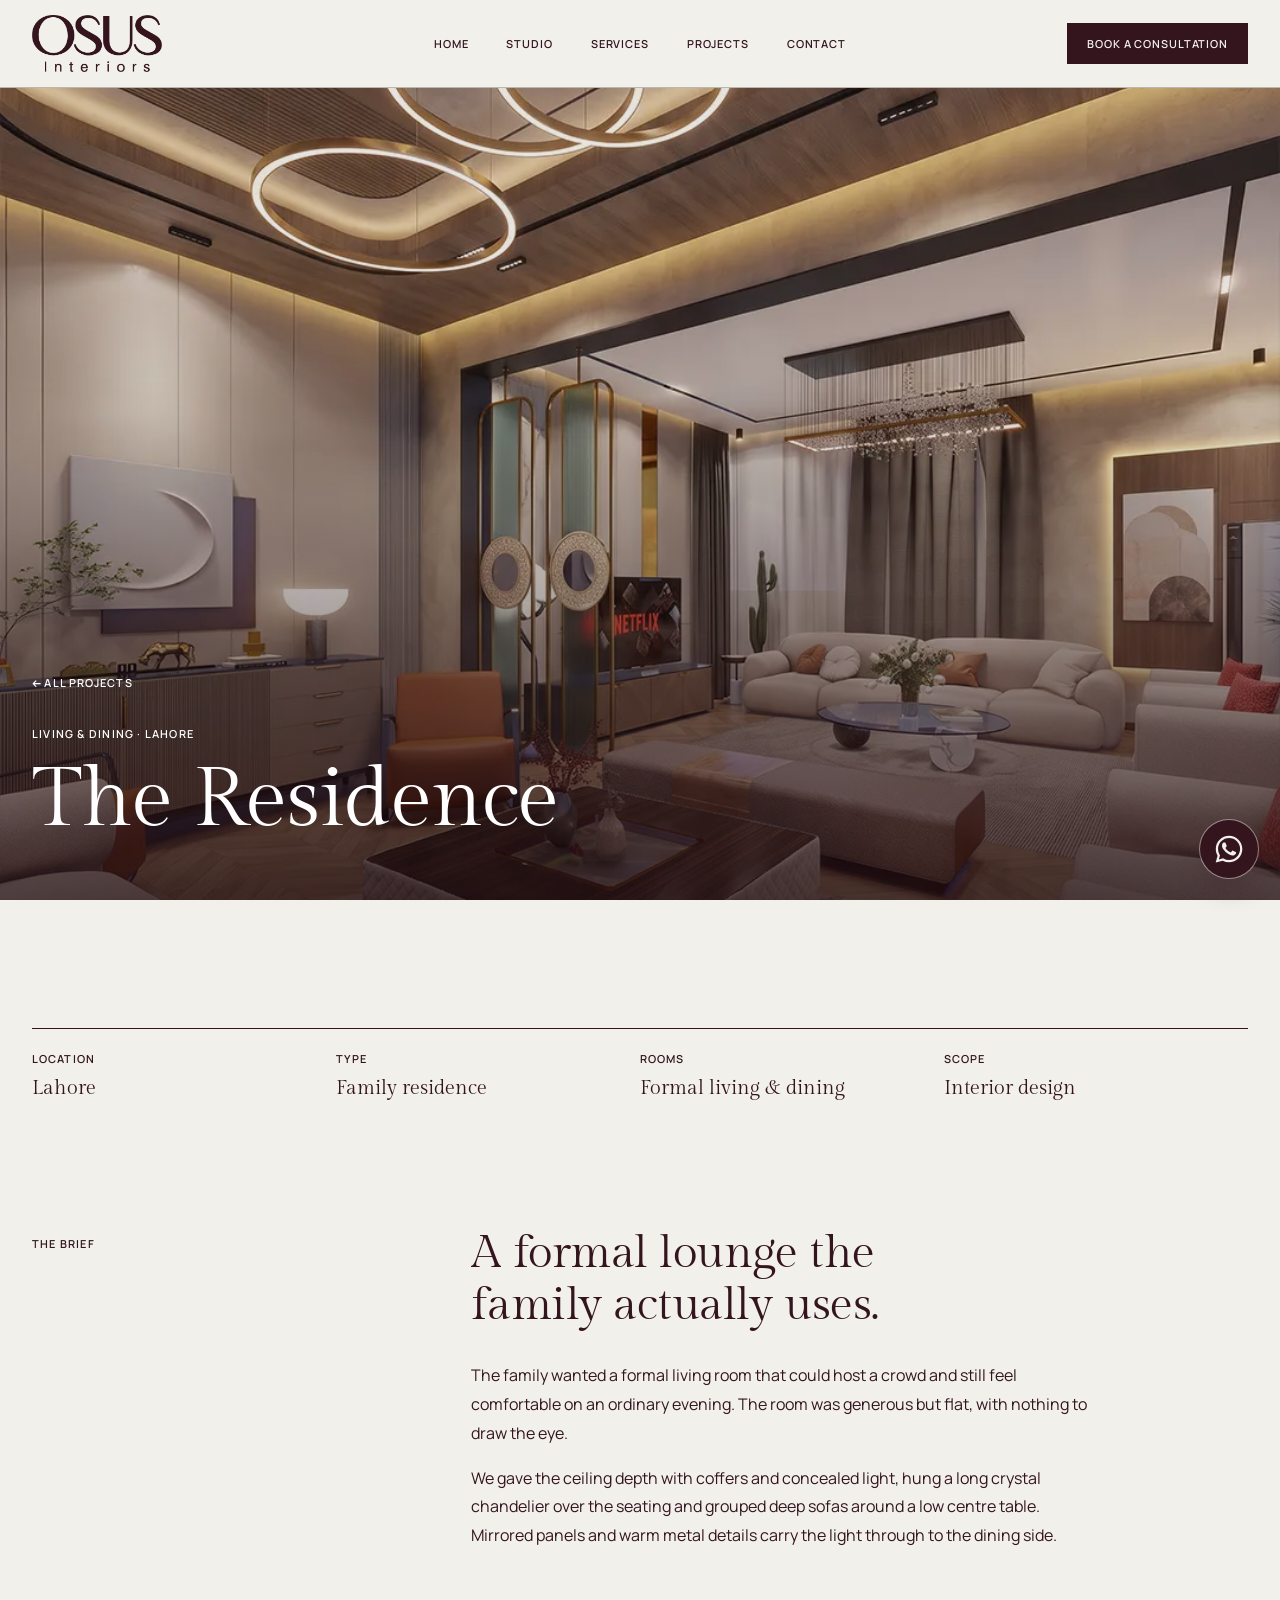
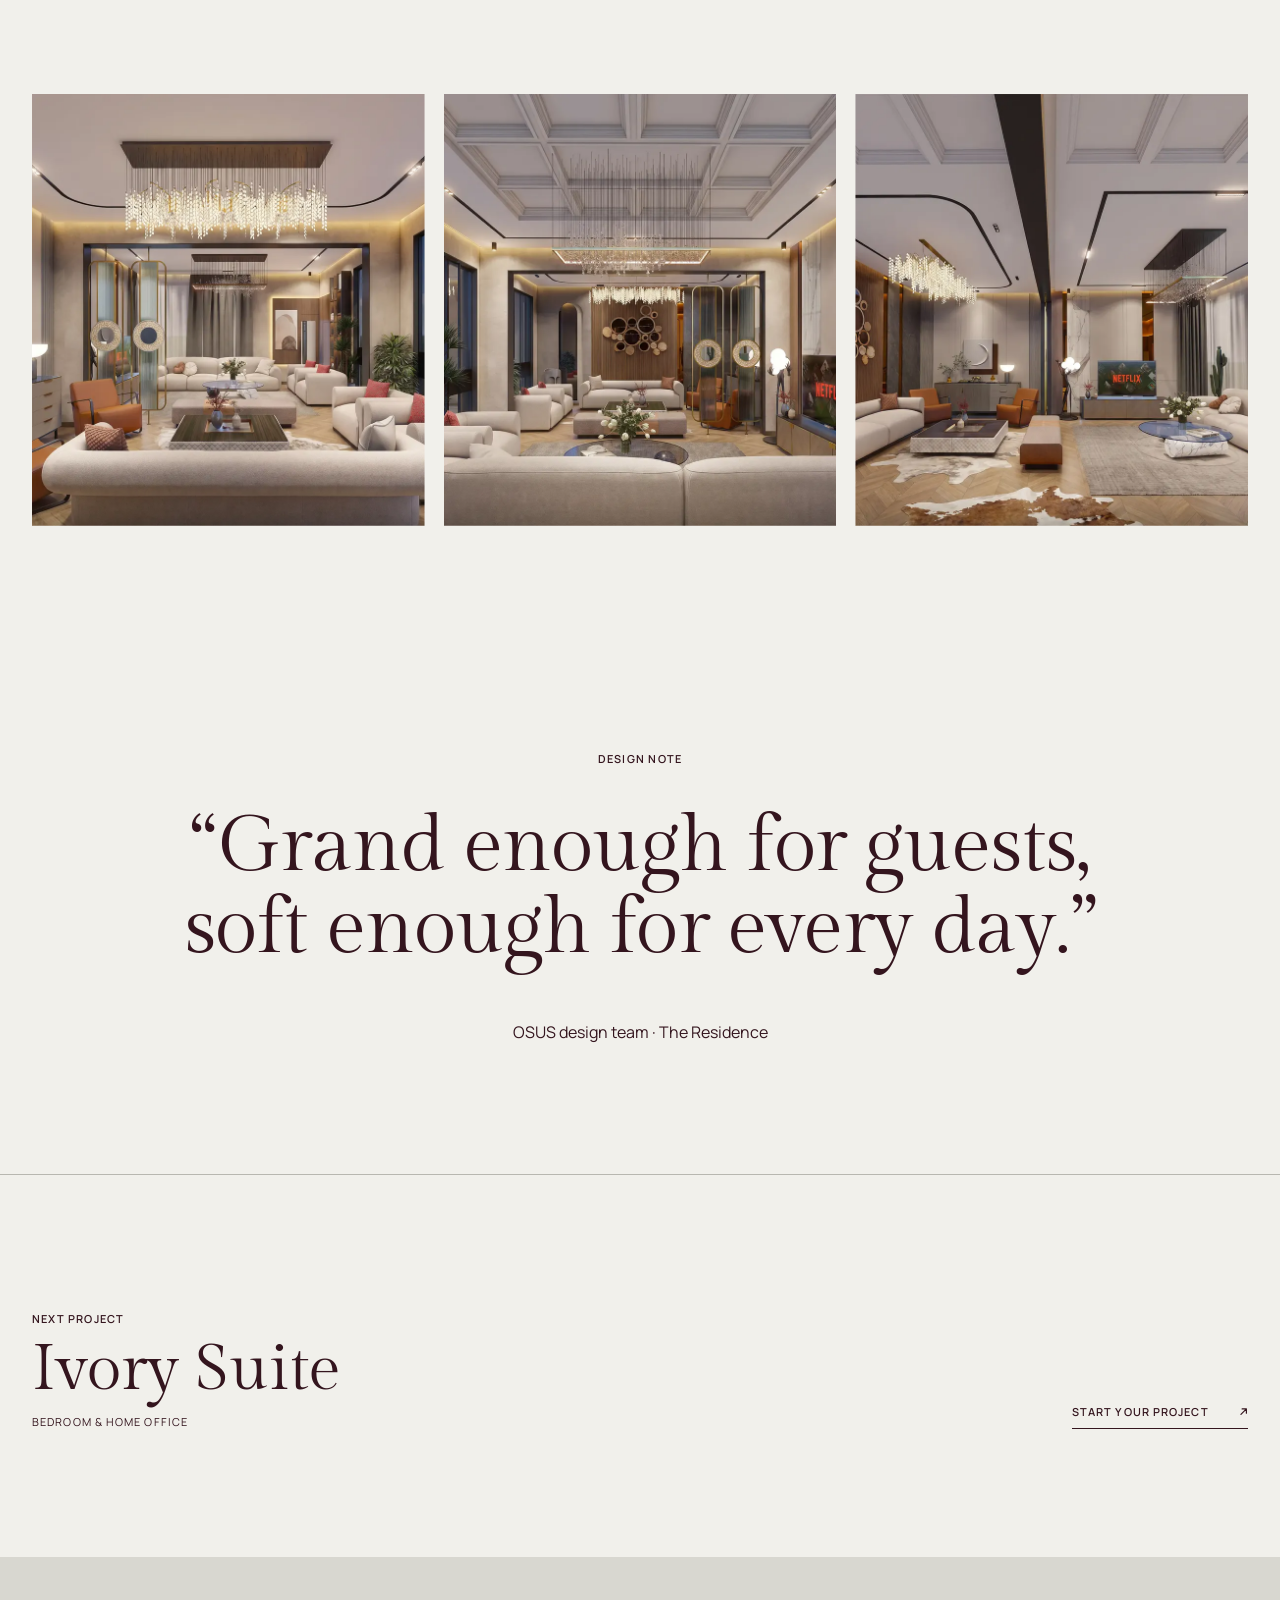
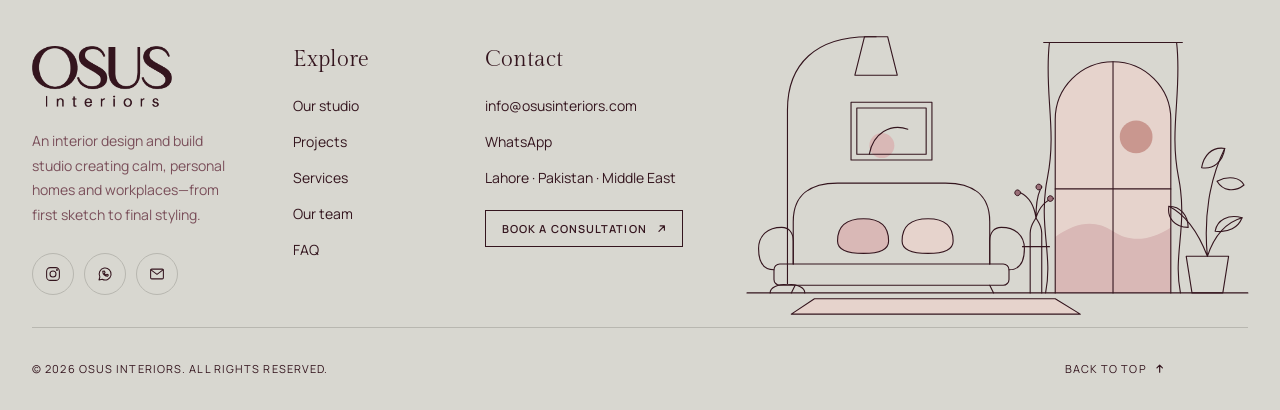
<file: website/projects/residence.html>
<!doctype html>
<html lang="en">
<head>
  <meta charset="utf-8">
  <meta name="viewport" content="width=device-width, initial-scale=1">
  <title>The Residence — Living &amp; dining, Lahore | OSUS Interiors</title>
  <meta name="description" content="The Residence by OSUS Interiors: a formal living and dining room in Lahore with a crystal chandelier, coffered ceiling and layered warm light.">
  <meta name="theme-color" content="#34151e">
  <link rel="icon" type="image/png" href="../assets/logo/osus-logo.png">
  <link rel="preconnect" href="https://fonts.googleapis.com">
  <link rel="preconnect" href="https://fonts.gstatic.com" crossorigin>
  <link rel="stylesheet" href="https://fonts.googleapis.com/css2?family=Gilda+Display&family=Manrope:wght@400;500;600;700&display=swap">
  <link rel="stylesheet" href="../css/style.css?v=20261115">
  <link rel="stylesheet" href="../css/extras.css?v=20261115">
  <link rel="stylesheet" href="../css/motion.css?v=20261115">
  <link rel="stylesheet" href="../css/showcase.css?v=20261115">
</head>
<body id="top">
<main>
  <header class="site-header">
    <a class="logo-link" href="../index.html" aria-label="OSUS Interiors home"><img alt="OSUS Interiors" src="../assets/logo/osus-logo.png"></a>
    <nav class="nav-links" id="nav-links" aria-label="Main navigation">
      <a href="../index.html#home">Home</a>
      <a href="../index.html#studio">Studio</a>
      <a href="../index.html#services">Services</a>
      <a href="../index.html#projects">Projects</a>
      <a href="../index.html#enquiry">Contact</a>
    </nav>
    <a class="header-cta" href="../index.html#enquiry" aria-label="Book a consultation"><span class="cta-long">Book a consultation</span><span class="cta-short" aria-hidden="true">Book consultation</span></a>
    <button class="menu-button" type="button" aria-label="Toggle menu" aria-expanded="false" aria-controls="nav-links">Menu</button>
  </header>

  <div class="page-content">
    <section class="case-hero">
      <img src="../assets/images/projects/residence-1.webp" srcset="../assets/images/projects/residence-1-480.webp 480w, ../assets/images/projects/residence-1-800.webp 800w, ../assets/images/projects/residence-1.webp 1080w" sizes="100vw" alt="The Residence: living room with ring lights and wide seating" fetchpriority="high">
      <div class="case-hero-copy">
        <a class="case-back" href="../index.html#projects"><svg class="ico" viewBox="0 0 12 12" aria-hidden="true" focusable="false"><path d="M10.5 6h-9M5 2.5 1.5 6 5 9.5"/></svg> All projects</a>
        <p class="section-label">Living &amp; dining · Lahore</p>
        <h1>The Residence</h1>
      </div>
    </section>

    <section class="case-facts section">
      <!-- Draft project details and story: confirm with the client before publishing -->
      <dl>
        <div><dt>Location</dt><dd>Lahore</dd></div>
        <div><dt>Type</dt><dd>Family residence</dd></div>
        <div><dt>Rooms</dt><dd>Formal living &amp; dining</dd></div>
        <div><dt>Scope</dt><dd>Interior design</dd></div>
      </dl>
    </section>

    <section class="case-story section">
      <p class="section-label">The brief</p>
      <div>
        <h2>A formal lounge the family actually uses.</h2>
        <p>The family wanted a formal living room that could host a crowd and still feel comfortable on an ordinary evening. The room was generous but flat, with nothing to draw the eye.</p>
        <p>We gave the ceiling depth with coffers and concealed light, hung a long crystal chandelier over the seating and grouped deep sofas around a low centre table. Mirrored panels and warm metal details carry the light through to the dining side.</p>
      </div>
    </section>

    <section class="case-gallery section" data-gallery aria-label="Project photos">
      <img loading="lazy" src="../assets/images/projects/residence-2.webp" srcset="../assets/images/projects/residence-2-480.webp 480w, ../assets/images/projects/residence-2-800.webp 800w, ../assets/images/projects/residence-2.webp 1080w" sizes="(max-width: 800px) 100vw, 50vw" alt="The Residence: formal lounge under a crystal chandelier">
      <img loading="lazy" src="../assets/images/projects/residence-3.webp" srcset="../assets/images/projects/residence-3-480.webp 480w, ../assets/images/projects/residence-3-800.webp 800w, ../assets/images/projects/residence-3.webp 1080w" sizes="(max-width: 800px) 100vw, 50vw" alt="The Residence: coffered ceiling above the seating area">
      <img loading="lazy" src="../assets/images/projects/residence-4.webp" srcset="../assets/images/projects/residence-4-480.webp 480w, ../assets/images/projects/residence-4-800.webp 800w, ../assets/images/projects/residence-4.webp 1080w" sizes="(max-width: 800px) 100vw, 50vw" alt="The Residence: lounge seen from the dining side">
    </section>

    <section class="quote scroll-reveal">
      <p class="section-label">Design note</p>
      <blockquote>“Grand enough for guests, soft enough for every day.”</blockquote>
      <p>OSUS design team · The Residence</p>
    </section>

    <section class="case-next section">
      <a href="ivory-suite.html" class="case-next-link">
        <span class="section-label">Next project</span>
        <strong>Ivory Suite</strong>
        <em>Bedroom &amp; home office</em>
      </a>
      <a class="text-link" href="../index.html#enquiry">Start your project <span><svg class="ico" viewBox="0 0 12 12" aria-hidden="true" focusable="false"><path d="M2.5 9.5 9.5 2.5M4 2.5h5.5V8"/></svg></span></a>
    </section>

    <footer id="contact" class="site-footer">
      <div class="footer-main">
        <div class="footer-grid">
          <div class="footer-brand">
            <img src="../assets/logo/osus-logo.png" alt="OSUS Interiors" width="466" height="205" loading="lazy">
            <p>An interior design and build studio creating calm, personal homes and workplaces—from first sketch to final styling.</p>
            <div class="footer-social">
              <a href="https://www.instagram.com/osusinteriors/" target="_blank" rel="noopener" aria-label="Instagram"><svg viewBox="0 0 24 24" aria-hidden="true"><rect x="3.5" y="3.5" width="17" height="17" rx="5"/><circle cx="12" cy="12" r="4"/><circle cx="17.3" cy="6.7" r=".6"/></svg></a>
              <a href="https://wa.me/923239871753" target="_blank" rel="noopener" aria-label="WhatsApp"><svg viewBox="0 0 24 24" aria-hidden="true"><path d="M4 20l1.2-4.1A8 8 0 1 1 8.3 19z"/><path d="M9 8.5c0 3.5 3 6.5 6.5 6.5l1-1.6-2-1-1 1a5 5 0 0 1-2.4-2.4l1-1-1-2z"/></svg></a>
              <a href="mailto:info@osusinteriors.com" aria-label="Email"><svg viewBox="0 0 24 24" aria-hidden="true"><rect x="3.5" y="5.5" width="17" height="13" rx="1.5"/><path d="m4 6.5 8 6 8-6"/></svg></a>
            </div>
          </div>
          <nav class="footer-col" aria-label="Footer">
            <h3>Explore</h3>
            <a href="../index.html#studio">Our studio</a>
            <a href="../index.html#projects">Projects</a>
            <a href="../index.html#services">Services</a>
            <a href="../index.html#team">Our team</a>
            <a href="../index.html#faq">FAQ</a>
          </nav>
          <div class="footer-col">
            <h3>Contact</h3>
            <a href="mailto:info@osusinteriors.com">info@osusinteriors.com</a>
            <a href="https://wa.me/923239871753" target="_blank" rel="noopener">WhatsApp</a>
            <p>Lahore · Pakistan · Middle East</p>
            <a class="footer-cta" href="../index.html#enquiry">Book a consultation <span aria-hidden="true"><svg class="ico" viewBox="0 0 12 12" aria-hidden="true" focusable="false"><path d="M2.5 9.5 9.5 2.5M4 2.5h5.5V8"/></svg></span></a>
          </div>
        </div>
        <svg class="footer-sketch" viewBox="0 56 520 300" aria-hidden="true">
            <!-- soft colour washes (fade in after the lines) -->
            <g class="sk-fill">
              <path class="sk-blush" d="M320 330V150a60 60 0 0 1 120 0v180z"/>
              <circle class="sk-sun" cx="404" cy="168" r="17"/>
              <path class="sk-rose" d="M320 330v-58c22-16 42-18 60-6s38 10 60-4v68z"/>
              <path class="sk-blush" d="M46 352 70 336h250l26 16z"/>
              <path class="sk-glow" d="M112 104h44l42 132H70z"/>
              <path class="sk-shade" d="M112 104l10-40h24l10 40z"/>
              <path transform="translate(-14 0)" class="sk-rose" d="M108 276c0-15 9-23 27-23s26 8 26 23c0 9-8 13-26 13s-27-4-27-13z"/>
              <path transform="translate(-14 0)" class="sk-blush" d="M175 276c0-15 9-23 27-23s26 8 26 23c0 9-8 13-26 13s-27-4-27-13z"/>
              <circle class="sk-rose" cx="140" cy="177" r="13"/>
            </g>
            <!-- line drawing -->
            <g class="sk-lines">
              <path pathLength="1" style="--d:0s" d="M0 330h520"/>
              <path pathLength="1" style="--d:.1s" d="M308 70h144"/>
              <path pathLength="1" style="--d:.2s" d="M320 330V150a60 60 0 0 1 120 0v180"/>
              <path pathLength="1" style="--d:.35s" d="M380 90v240M320 222h120"/>
              <path pathLength="1" style="--d:.45s" d="M314 70c-6 50 8 90-2 140s6 80-2 120"/>
              <path pathLength="1" style="--d:.5s" d="M446 70c6 50-8 90 2 140s-6 80 2 120"/>
              <path transform="translate(-14 0)" pathLength="1" style="--d:.6s" d="M62 300v-44c0-28 18-40 46-40h112c28 0 46 12 46 40v44"/>
              <path transform="translate(-14 0)" pathLength="1" style="--d:.7s" d="M48 300h232a6 6 0 0 1 6 6v10a6 6 0 0 1-6 6H48a6 6 0 0 1-6-6v-10a6 6 0 0 1 6-6z"/>
              <path transform="translate(-14 0)" pathLength="1" style="--d:.8s" d="M42 306c-12 0-16-10-16-22 0-14 10-22 24-22 8 0 12 6 12 14v24M286 306c12 0 16-10 16-22 0-14-10-22-24-22-8 0-12 6-12 14v24"/>
              <path transform="translate(-14 0)" pathLength="1" style="--d:.85s" d="M64 322l-4 8M266 322l4 8"/>
              <path transform="translate(-14 0)" pathLength="1" style="--d:.9s" d="M108 276c0-15 9-23 27-23s26 8 26 23c0 9-8 13-26 13s-27-4-27-13zM175 276c0-15 9-23 27-23s26 8 26 23c0 9-8 13-26 13s-27-4-27-13z"/>
              <path pathLength="1" style="--d:1s" d="M24 330c0-6 8-9 18-9s18 3 18 9M42 321V140c0-48 30-76 84-76h8"/>
              <path pathLength="1" style="--d:1.1s" d="M112 104l10-40h24l10 40z"/>
              <path pathLength="1" style="--d:1.15s" d="M108 132h84v60h-84zM114 138h72v48h-72z"/>
              <path pathLength="1" style="--d:1.25s" d="M127 186c4-22 22-32 40-26"/>
              <path pathLength="1" style="--d:1.3s" d="M306 330v-48M294 330v-48M286 282h28"/>
              <path transform="translate(14 0)" pathLength="1" style="--d:1.4s" d="M280 282v-14c0-8 4-12 6-16 2 4 6 8 6 16v14"/>
              <path transform="translate(14 0)" pathLength="1" style="--d:1.5s" d="M286 252c-2-14-8-22-16-26M286 252c0-16 2-26 6-32M286 252c4-12 10-18 18-20"/>
              <path transform="translate(14 0)" pathLength="1" class="sk-dot" style="--d:1.6s" d="M270 226a3 3 0 1 0 0 .1M292 220a3 3 0 1 0 0 .1M304 232a3 3 0 1 0 0 .1"/>
              <path pathLength="1" style="--d:1.2s" d="M46 352 70 336h250l26 16z"/>
              <g class="sk-plant">
                <path pathLength="1" style="--d:1.5s" d="M462 330l-6-38h44l-6 38z"/>
                <path pathLength="1" style="--d:1.6s" d="M478 292c-4-40 2-80 18-112M478 292c-10-26-24-44-40-52M478 292c8-24 22-36 36-40"/>
                <path pathLength="1" style="--d:1.75s" d="M496 180c-14-2-22 8-24 20 12 2 22-6 24-20zM438 240c-2 12 6 22 20 22 0-12-8-22-20-22zM514 252c-14-4-26 2-28 14 14 2 24-4 28-14zM488 214c12-6 24-4 28 4-10 8-22 6-28-4z"/>
              </g>
            </g>
          </svg>
      </div>
      <div class="footer-bottom">
        <p>© <span data-year>2026</span> OSUS Interiors. All rights reserved.</p>
        <a href="#top">Back to top <span aria-hidden="true"><svg class="ico" viewBox="0 0 12 12" aria-hidden="true" focusable="false"><path d="M6 10.5v-9M2.5 5 6 1.5 9.5 5"/></svg></span></a>
      </div>
    </footer>
  </div>
</main>
<div class="lightbox" data-lightbox hidden role="dialog" aria-modal="true" aria-label="Project photos">
  <button type="button" class="lightbox-close" data-lightbox-close aria-label="Close">×</button>
  <button type="button" class="lightbox-nav lightbox-prev" data-lightbox-prev aria-label="Previous photo"><svg class="ico" viewBox="0 0 12 12" aria-hidden="true" focusable="false"><path d="M10.5 6h-9M5 2.5 1.5 6 5 9.5"/></svg></button>
  <figure><img alt="" data-lightbox-img draggable="false"><div class="lightbox-dots" data-lightbox-dots></div><figcaption data-lightbox-caption></figcaption></figure>
  <button type="button" class="lightbox-nav lightbox-next" data-lightbox-next aria-label="Next photo"><svg class="ico" viewBox="0 0 12 12" aria-hidden="true" focusable="false"><path d="M1.5 6h9M7 2.5 10.5 6 7 9.5"/></svg></button>
</div>
<a class="whatsapp" href="https://wa.me/923239871753" target="_blank" rel="noopener" aria-label="Chat with OSUS Interiors on WhatsApp">
  <svg viewBox="0 0 24 24" aria-hidden="true"><path fill="currentColor" d="M17.47 14.38c-.3-.15-1.76-.87-2.03-.97-.27-.1-.47-.15-.67.15-.2.3-.77.97-.94 1.17-.17.2-.35.22-.65.07-.3-.15-1.26-.46-2.4-1.48-.89-.79-1.49-1.77-1.66-2.07-.17-.3-.02-.46.13-.61.14-.13.3-.35.45-.52.15-.17.2-.3.3-.5.1-.2.05-.37-.02-.52-.08-.15-.67-1.62-.92-2.22-.24-.58-.49-.5-.67-.51h-.57c-.2 0-.52.07-.8.37-.27.3-1.04 1.02-1.04 2.48s1.07 2.88 1.21 3.08c.15.2 2.1 3.2 5.08 4.49.71.3 1.27.49 1.7.63.71.23 1.36.2 1.88.12.57-.09 1.76-.72 2-1.41.25-.7.25-1.29.17-1.41-.07-.13-.27-.2-.57-.35zM12.05 21.5h-.01a9.43 9.43 0 0 1-4.8-1.31l-.35-.2-3.57.93.95-3.48-.22-.36a9.4 9.4 0 0 1-1.44-5.02c0-5.2 4.24-9.44 9.45-9.44 2.52 0 4.89.98 6.68 2.77a9.38 9.38 0 0 1 2.76 6.68c0 5.21-4.24 9.44-9.45 9.44zm8.04-17.48A11.3 11.3 0 0 0 12.05.69C5.78.69.68 5.79.68 12.06c0 2 .52 3.96 1.52 5.68L.6 23.6l6-1.57a11.34 11.34 0 0 0 5.44 1.39h.01c6.27 0 11.37-5.1 11.37-11.37 0-3.04-1.18-5.9-3.33-8.03z"/></svg>
</a>
<script src="../js/main.js?v=20261115"></script>
<script src="../js/extras.js?v=20261115"></script>
<script src="../js/motion.js?v=20261115"></script>
<script src="../js/showcase.js?v=20261115"></script>
</body>
</html>
</file>
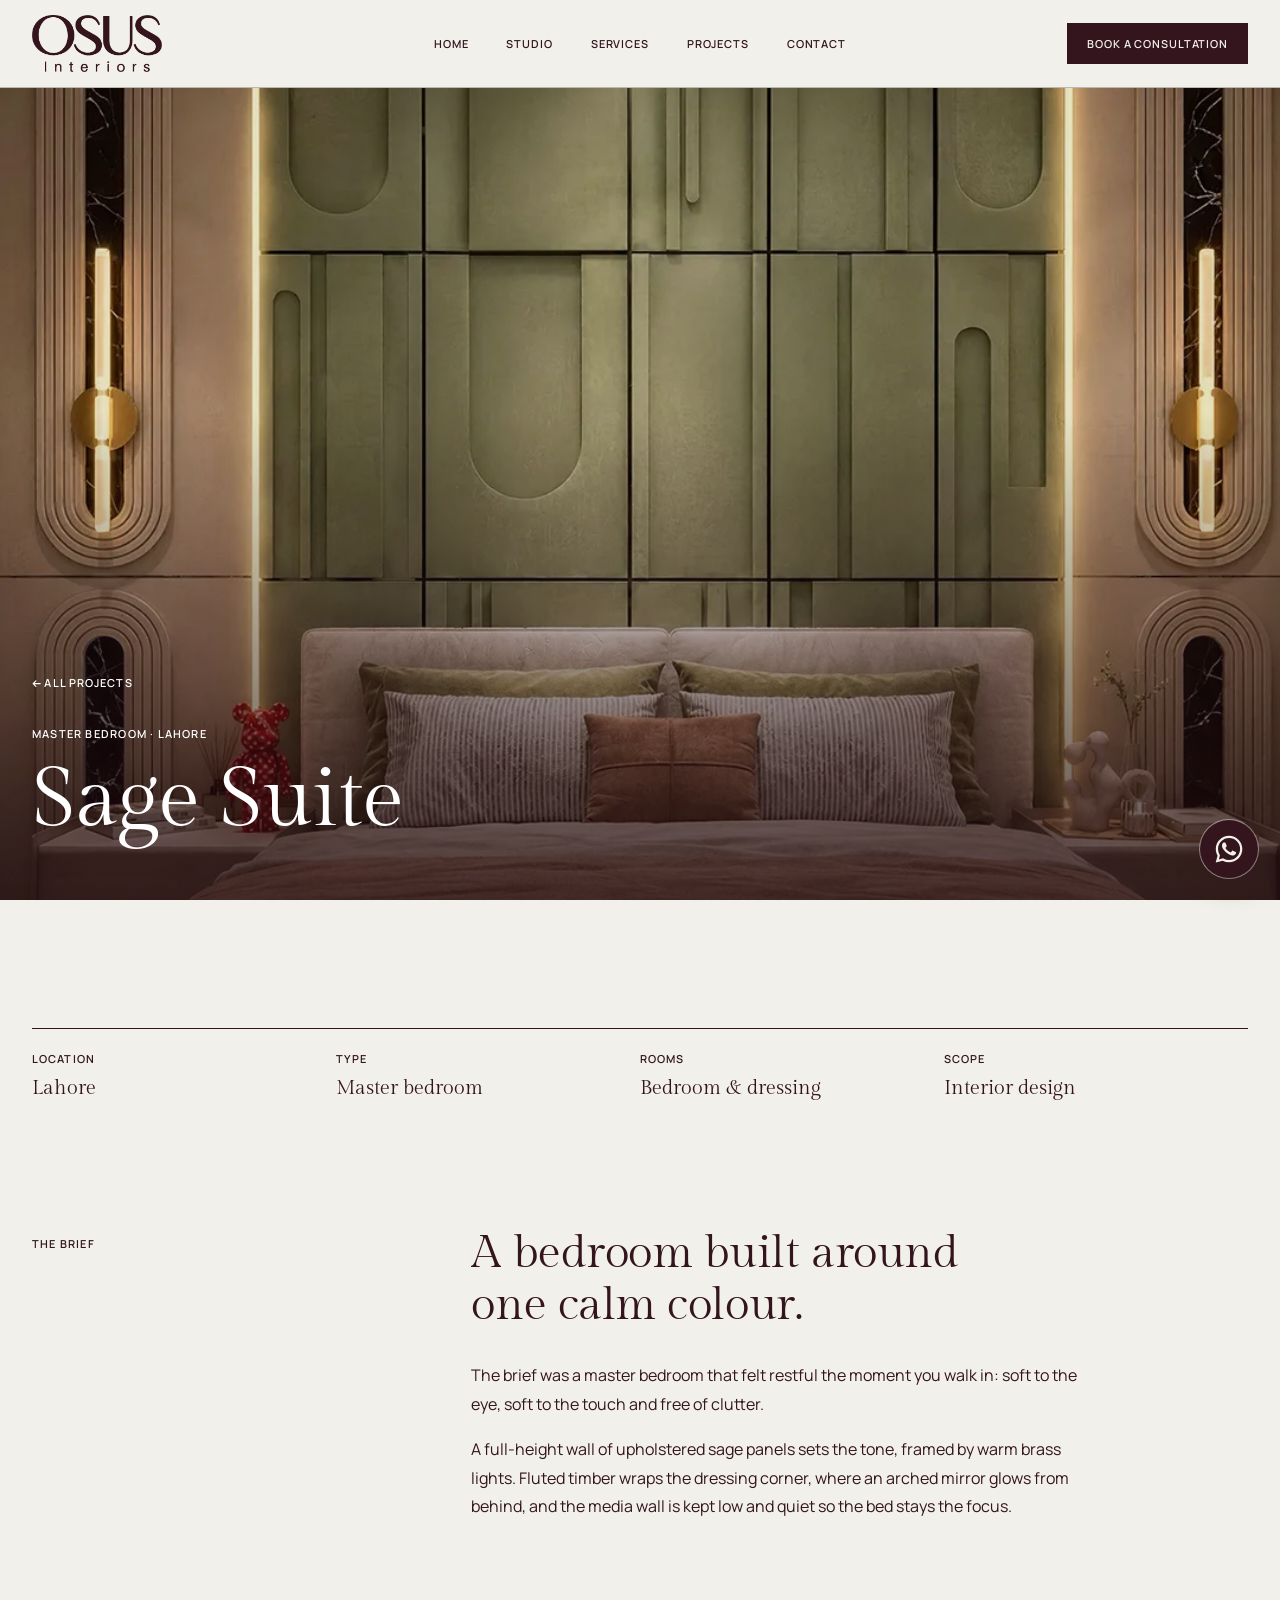
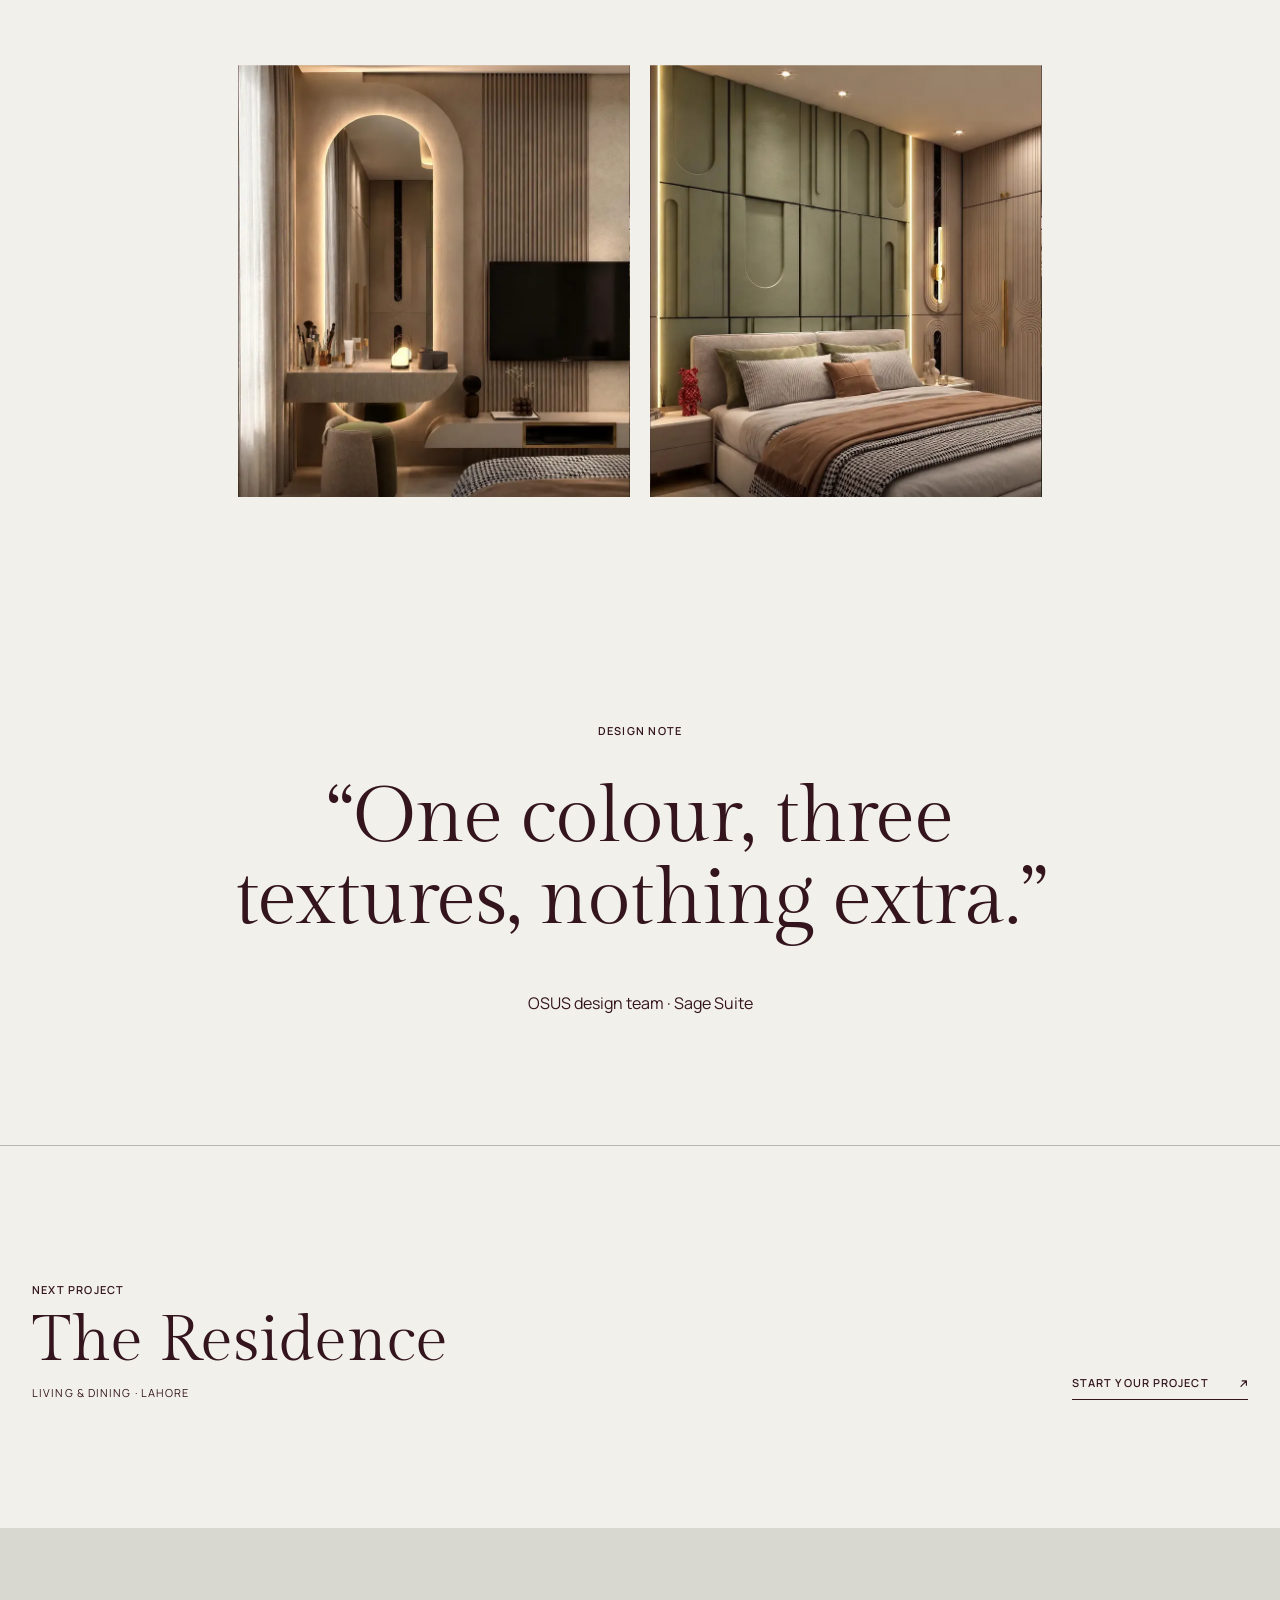
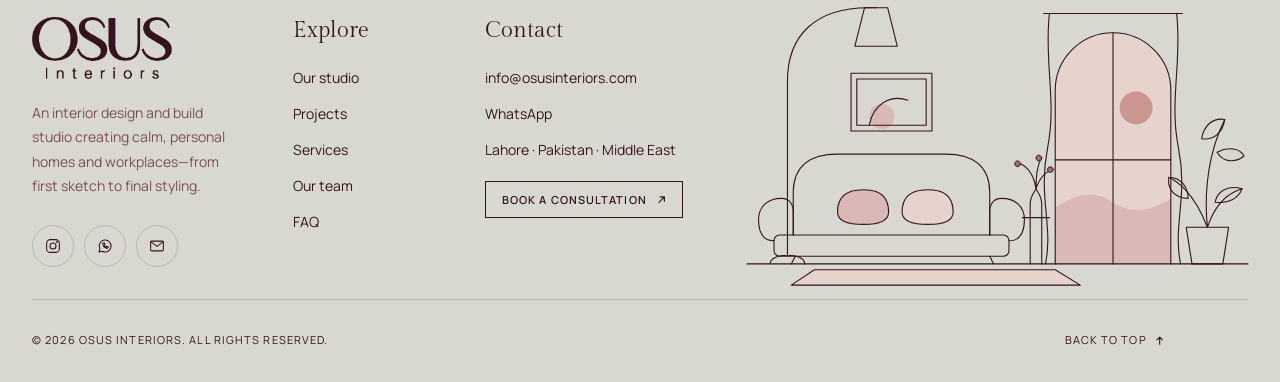
<file: website/projects/sage-suite.html>
<!doctype html>
<html lang="en">
<head>
  <meta charset="utf-8">
  <meta name="viewport" content="width=device-width, initial-scale=1">
  <title>Sage Suite — Master bedroom, Lahore | OSUS Interiors</title>
  <meta name="description" content="Sage Suite by OSUS Interiors: a master bedroom in Lahore with a sage panelled headboard wall, fluted timber and a softly lit dressing corner.">
  <meta name="theme-color" content="#34151e">
  <link rel="icon" type="image/png" href="../assets/logo/osus-logo.png">
  <link rel="preconnect" href="https://fonts.googleapis.com">
  <link rel="preconnect" href="https://fonts.gstatic.com" crossorigin>
  <link rel="stylesheet" href="https://fonts.googleapis.com/css2?family=Gilda+Display&family=Manrope:wght@400;500;600;700&display=swap">
  <link rel="stylesheet" href="../css/style.css?v=20261115">
  <link rel="stylesheet" href="../css/extras.css?v=20261115">
  <link rel="stylesheet" href="../css/motion.css?v=20261115">
  <link rel="stylesheet" href="../css/showcase.css?v=20261115">
</head>
<body id="top">
<main>
  <header class="site-header">
    <a class="logo-link" href="../index.html" aria-label="OSUS Interiors home"><img alt="OSUS Interiors" src="../assets/logo/osus-logo.png"></a>
    <nav class="nav-links" id="nav-links" aria-label="Main navigation">
      <a href="../index.html#home">Home</a>
      <a href="../index.html#studio">Studio</a>
      <a href="../index.html#services">Services</a>
      <a href="../index.html#projects">Projects</a>
      <a href="../index.html#enquiry">Contact</a>
    </nav>
    <a class="header-cta" href="../index.html#enquiry" aria-label="Book a consultation"><span class="cta-long">Book a consultation</span><span class="cta-short" aria-hidden="true">Book consultation</span></a>
    <button class="menu-button" type="button" aria-label="Toggle menu" aria-expanded="false" aria-controls="nav-links">Menu</button>
  </header>

  <div class="page-content">
    <section class="case-hero">
      <img src="../assets/images/projects/sage-1.webp" srcset="../assets/images/projects/sage-1-480.webp 480w, ../assets/images/projects/sage-1-800.webp 800w, ../assets/images/projects/sage-1.webp 1080w" sizes="100vw" alt="Sage Suite: bed against a sage upholstered panel wall" fetchpriority="high">
      <div class="case-hero-copy">
        <a class="case-back" href="../index.html#projects"><svg class="ico" viewBox="0 0 12 12" aria-hidden="true" focusable="false"><path d="M10.5 6h-9M5 2.5 1.5 6 5 9.5"/></svg> All projects</a>
        <p class="section-label">Master bedroom · Lahore</p>
        <h1>Sage Suite</h1>
      </div>
    </section>

    <section class="case-facts section">
      <!-- Draft project details and story: confirm with the client before publishing -->
      <dl>
        <div><dt>Location</dt><dd>Lahore</dd></div>
        <div><dt>Type</dt><dd>Master bedroom</dd></div>
        <div><dt>Rooms</dt><dd>Bedroom &amp; dressing</dd></div>
        <div><dt>Scope</dt><dd>Interior design</dd></div>
      </dl>
    </section>

    <section class="case-story section">
      <p class="section-label">The brief</p>
      <div>
        <h2>A bedroom built around one calm colour.</h2>
        <p>The brief was a master bedroom that felt restful the moment you walk in: soft to the eye, soft to the touch and free of clutter.</p>
        <p>A full-height wall of upholstered sage panels sets the tone, framed by warm brass lights. Fluted timber wraps the dressing corner, where an arched mirror glows from behind, and the media wall is kept low and quiet so the bed stays the focus.</p>
      </div>
    </section>

    <section class="case-gallery section" data-gallery aria-label="Project photos">
      <img loading="lazy" src="../assets/images/projects/sage-2.webp" srcset="../assets/images/projects/sage-2-480.webp 480w, ../assets/images/projects/sage-2-800.webp 800w, ../assets/images/projects/sage-2.webp 1080w" sizes="(max-width: 800px) 100vw, 50vw" alt="Sage Suite: dressing corner with a backlit arched mirror">
      <img loading="lazy" src="../assets/images/projects/sage-3.webp" srcset="../assets/images/projects/sage-3-480.webp 480w, ../assets/images/projects/sage-3-800.webp 800w, ../assets/images/projects/sage-3.webp 1080w" sizes="(max-width: 800px) 100vw, 50vw" alt="Sage Suite: bedroom seen from the side with timber wardrobe">
    </section>

    <section class="quote scroll-reveal">
      <p class="section-label">Design note</p>
      <blockquote>“One colour, three textures, nothing extra.”</blockquote>
      <p>OSUS design team · Sage Suite</p>
    </section>

    <section class="case-next section">
      <a href="residence.html" class="case-next-link">
        <span class="section-label">Next project</span>
        <strong>The Residence</strong>
        <em>Living &amp; dining · Lahore</em>
      </a>
      <a class="text-link" href="../index.html#enquiry">Start your project <span><svg class="ico" viewBox="0 0 12 12" aria-hidden="true" focusable="false"><path d="M2.5 9.5 9.5 2.5M4 2.5h5.5V8"/></svg></span></a>
    </section>

    <footer id="contact" class="site-footer">
      <div class="footer-main">
        <div class="footer-grid">
          <div class="footer-brand">
            <img src="../assets/logo/osus-logo.png" alt="OSUS Interiors" width="466" height="205" loading="lazy">
            <p>An interior design and build studio creating calm, personal homes and workplaces—from first sketch to final styling.</p>
            <div class="footer-social">
              <a href="https://www.instagram.com/osusinteriors/" target="_blank" rel="noopener" aria-label="Instagram"><svg viewBox="0 0 24 24" aria-hidden="true"><rect x="3.5" y="3.5" width="17" height="17" rx="5"/><circle cx="12" cy="12" r="4"/><circle cx="17.3" cy="6.7" r=".6"/></svg></a>
              <a href="https://wa.me/923239871753" target="_blank" rel="noopener" aria-label="WhatsApp"><svg viewBox="0 0 24 24" aria-hidden="true"><path d="M4 20l1.2-4.1A8 8 0 1 1 8.3 19z"/><path d="M9 8.5c0 3.5 3 6.5 6.5 6.5l1-1.6-2-1-1 1a5 5 0 0 1-2.4-2.4l1-1-1-2z"/></svg></a>
              <a href="mailto:info@osusinteriors.com" aria-label="Email"><svg viewBox="0 0 24 24" aria-hidden="true"><rect x="3.5" y="5.5" width="17" height="13" rx="1.5"/><path d="m4 6.5 8 6 8-6"/></svg></a>
            </div>
          </div>
          <nav class="footer-col" aria-label="Footer">
            <h3>Explore</h3>
            <a href="../index.html#studio">Our studio</a>
            <a href="../index.html#projects">Projects</a>
            <a href="../index.html#services">Services</a>
            <a href="../index.html#team">Our team</a>
            <a href="../index.html#faq">FAQ</a>
          </nav>
          <div class="footer-col">
            <h3>Contact</h3>
            <a href="mailto:info@osusinteriors.com">info@osusinteriors.com</a>
            <a href="https://wa.me/923239871753" target="_blank" rel="noopener">WhatsApp</a>
            <p>Lahore · Pakistan · Middle East</p>
            <a class="footer-cta" href="../index.html#enquiry">Book a consultation <span aria-hidden="true"><svg class="ico" viewBox="0 0 12 12" aria-hidden="true" focusable="false"><path d="M2.5 9.5 9.5 2.5M4 2.5h5.5V8"/></svg></span></a>
          </div>
        </div>
        <svg class="footer-sketch" viewBox="0 56 520 300" aria-hidden="true">
            <!-- soft colour washes (fade in after the lines) -->
            <g class="sk-fill">
              <path class="sk-blush" d="M320 330V150a60 60 0 0 1 120 0v180z"/>
              <circle class="sk-sun" cx="404" cy="168" r="17"/>
              <path class="sk-rose" d="M320 330v-58c22-16 42-18 60-6s38 10 60-4v68z"/>
              <path class="sk-blush" d="M46 352 70 336h250l26 16z"/>
              <path class="sk-glow" d="M112 104h44l42 132H70z"/>
              <path class="sk-shade" d="M112 104l10-40h24l10 40z"/>
              <path transform="translate(-14 0)" class="sk-rose" d="M108 276c0-15 9-23 27-23s26 8 26 23c0 9-8 13-26 13s-27-4-27-13z"/>
              <path transform="translate(-14 0)" class="sk-blush" d="M175 276c0-15 9-23 27-23s26 8 26 23c0 9-8 13-26 13s-27-4-27-13z"/>
              <circle class="sk-rose" cx="140" cy="177" r="13"/>
            </g>
            <!-- line drawing -->
            <g class="sk-lines">
              <path pathLength="1" style="--d:0s" d="M0 330h520"/>
              <path pathLength="1" style="--d:.1s" d="M308 70h144"/>
              <path pathLength="1" style="--d:.2s" d="M320 330V150a60 60 0 0 1 120 0v180"/>
              <path pathLength="1" style="--d:.35s" d="M380 90v240M320 222h120"/>
              <path pathLength="1" style="--d:.45s" d="M314 70c-6 50 8 90-2 140s6 80-2 120"/>
              <path pathLength="1" style="--d:.5s" d="M446 70c6 50-8 90 2 140s-6 80 2 120"/>
              <path transform="translate(-14 0)" pathLength="1" style="--d:.6s" d="M62 300v-44c0-28 18-40 46-40h112c28 0 46 12 46 40v44"/>
              <path transform="translate(-14 0)" pathLength="1" style="--d:.7s" d="M48 300h232a6 6 0 0 1 6 6v10a6 6 0 0 1-6 6H48a6 6 0 0 1-6-6v-10a6 6 0 0 1 6-6z"/>
              <path transform="translate(-14 0)" pathLength="1" style="--d:.8s" d="M42 306c-12 0-16-10-16-22 0-14 10-22 24-22 8 0 12 6 12 14v24M286 306c12 0 16-10 16-22 0-14-10-22-24-22-8 0-12 6-12 14v24"/>
              <path transform="translate(-14 0)" pathLength="1" style="--d:.85s" d="M64 322l-4 8M266 322l4 8"/>
              <path transform="translate(-14 0)" pathLength="1" style="--d:.9s" d="M108 276c0-15 9-23 27-23s26 8 26 23c0 9-8 13-26 13s-27-4-27-13zM175 276c0-15 9-23 27-23s26 8 26 23c0 9-8 13-26 13s-27-4-27-13z"/>
              <path pathLength="1" style="--d:1s" d="M24 330c0-6 8-9 18-9s18 3 18 9M42 321V140c0-48 30-76 84-76h8"/>
              <path pathLength="1" style="--d:1.1s" d="M112 104l10-40h24l10 40z"/>
              <path pathLength="1" style="--d:1.15s" d="M108 132h84v60h-84zM114 138h72v48h-72z"/>
              <path pathLength="1" style="--d:1.25s" d="M127 186c4-22 22-32 40-26"/>
              <path pathLength="1" style="--d:1.3s" d="M306 330v-48M294 330v-48M286 282h28"/>
              <path transform="translate(14 0)" pathLength="1" style="--d:1.4s" d="M280 282v-14c0-8 4-12 6-16 2 4 6 8 6 16v14"/>
              <path transform="translate(14 0)" pathLength="1" style="--d:1.5s" d="M286 252c-2-14-8-22-16-26M286 252c0-16 2-26 6-32M286 252c4-12 10-18 18-20"/>
              <path transform="translate(14 0)" pathLength="1" class="sk-dot" style="--d:1.6s" d="M270 226a3 3 0 1 0 0 .1M292 220a3 3 0 1 0 0 .1M304 232a3 3 0 1 0 0 .1"/>
              <path pathLength="1" style="--d:1.2s" d="M46 352 70 336h250l26 16z"/>
              <g class="sk-plant">
                <path pathLength="1" style="--d:1.5s" d="M462 330l-6-38h44l-6 38z"/>
                <path pathLength="1" style="--d:1.6s" d="M478 292c-4-40 2-80 18-112M478 292c-10-26-24-44-40-52M478 292c8-24 22-36 36-40"/>
                <path pathLength="1" style="--d:1.75s" d="M496 180c-14-2-22 8-24 20 12 2 22-6 24-20zM438 240c-2 12 6 22 20 22 0-12-8-22-20-22zM514 252c-14-4-26 2-28 14 14 2 24-4 28-14zM488 214c12-6 24-4 28 4-10 8-22 6-28-4z"/>
              </g>
            </g>
          </svg>
      </div>
      <div class="footer-bottom">
        <p>© <span data-year>2026</span> OSUS Interiors. All rights reserved.</p>
        <a href="#top">Back to top <span aria-hidden="true"><svg class="ico" viewBox="0 0 12 12" aria-hidden="true" focusable="false"><path d="M6 10.5v-9M2.5 5 6 1.5 9.5 5"/></svg></span></a>
      </div>
    </footer>
  </div>
</main>
<div class="lightbox" data-lightbox hidden role="dialog" aria-modal="true" aria-label="Project photos">
  <button type="button" class="lightbox-close" data-lightbox-close aria-label="Close">×</button>
  <button type="button" class="lightbox-nav lightbox-prev" data-lightbox-prev aria-label="Previous photo"><svg class="ico" viewBox="0 0 12 12" aria-hidden="true" focusable="false"><path d="M10.5 6h-9M5 2.5 1.5 6 5 9.5"/></svg></button>
  <figure><img alt="" data-lightbox-img draggable="false"><div class="lightbox-dots" data-lightbox-dots></div><figcaption data-lightbox-caption></figcaption></figure>
  <button type="button" class="lightbox-nav lightbox-next" data-lightbox-next aria-label="Next photo"><svg class="ico" viewBox="0 0 12 12" aria-hidden="true" focusable="false"><path d="M1.5 6h9M7 2.5 10.5 6 7 9.5"/></svg></button>
</div>
<a class="whatsapp" href="https://wa.me/923239871753" target="_blank" rel="noopener" aria-label="Chat with OSUS Interiors on WhatsApp">
  <svg viewBox="0 0 24 24" aria-hidden="true"><path fill="currentColor" d="M17.47 14.38c-.3-.15-1.76-.87-2.03-.97-.27-.1-.47-.15-.67.15-.2.3-.77.97-.94 1.17-.17.2-.35.22-.65.07-.3-.15-1.26-.46-2.4-1.48-.89-.79-1.49-1.77-1.66-2.07-.17-.3-.02-.46.13-.61.14-.13.3-.35.45-.52.15-.17.2-.3.3-.5.1-.2.05-.37-.02-.52-.08-.15-.67-1.62-.92-2.22-.24-.58-.49-.5-.67-.51h-.57c-.2 0-.52.07-.8.37-.27.3-1.04 1.02-1.04 2.48s1.07 2.88 1.21 3.08c.15.2 2.1 3.2 5.08 4.49.71.3 1.27.49 1.7.63.71.23 1.36.2 1.88.12.57-.09 1.76-.72 2-1.41.25-.7.25-1.29.17-1.41-.07-.13-.27-.2-.57-.35zM12.05 21.5h-.01a9.43 9.43 0 0 1-4.8-1.31l-.35-.2-3.57.93.95-3.48-.22-.36a9.4 9.4 0 0 1-1.44-5.02c0-5.2 4.24-9.44 9.45-9.44 2.52 0 4.89.98 6.68 2.77a9.38 9.38 0 0 1 2.76 6.68c0 5.21-4.24 9.44-9.45 9.44zm8.04-17.48A11.3 11.3 0 0 0 12.05.69C5.78.69.68 5.79.68 12.06c0 2 .52 3.96 1.52 5.68L.6 23.6l6-1.57a11.34 11.34 0 0 0 5.44 1.39h.01c6.27 0 11.37-5.1 11.37-11.37 0-3.04-1.18-5.9-3.33-8.03z"/></svg>
</a>
<script src="../js/main.js?v=20261115"></script>
<script src="../js/extras.js?v=20261115"></script>
<script src="../js/motion.js?v=20261115"></script>
<script src="../js/showcase.js?v=20261115"></script>
</body>
</html>
</file>
<file: website/css/style.css>
/* ==========================================================
   OSUS Interiors — main stylesheet
   ========================================================== */

:root {
  --ink: #34151e;
  --paper: #f1f0eb;
  --soft: #d8d7d0;
  --acid: #e6d3cc;
  --line: #b8b7b0;
  --olive: #9a6f78;
  --ease-out: cubic-bezier(.16, 1, .3, 1);
  /* Headings echo the serif of the OSUS logo; body text stays in Manrope */
  --serif: "Gilda Display", Georgia, serif;
}

/* ---------- Base ---------- */
*, *::before, *::after { box-sizing: border-box; }
html { scroll-behavior: smooth; -webkit-text-size-adjust: 100%; }
body {
  margin: 0;
  background: var(--paper);
  color: var(--ink);
  font-family: Manrope, sans-serif;
  -webkit-font-smoothing: antialiased;
}
a { color: inherit; text-decoration: none; }
img { display: block; max-width: 100%; }
button { font: inherit; color: inherit; cursor: pointer; }
h1, h2, h3, p { margin-top: 0; }
h2, h3, blockquote { text-wrap: balance; }
h1, h2, blockquote {
  font-family: var(--serif);
  font-weight: 400;
  letter-spacing: -.01em;
}
section[id], footer[id] { scroll-margin-top: 100px; }

/* Scroll progress bar */
body::before {
  content: "";
  position: fixed;
  top: 0; left: 0;
  z-index: 100;
  width: 100%;
  height: 3px;
  background: var(--ink);
  transform: scaleX(var(--scroll-progress, 0));
  transform-origin: 0;
  pointer-events: none;
}

.page-content { animation: page-enter .7s var(--ease-out) both; }

/* ---------- Shared ---------- */
.section { padding: 10vw 2.5vw; }

.eyebrow, .section-label {
  margin: 8px 0 0;
  font-size: 11px;
  font-weight: 600;
  letter-spacing: .11em;
  text-transform: uppercase;
}

.text-link {
  display: inline-flex;
  align-items: center;
  justify-content: space-between;
  gap: 30px;
  padding-bottom: 9px;
  border-bottom: 1px solid;
  font-size: 11px;
  font-weight: 600;
  letter-spacing: .1em;
  text-transform: uppercase;
}
.text-link span, .footer-top > a span {
  display: inline-block;
  transition: transform .4s var(--ease-out);
}
.text-link:hover span, .footer-top > a:hover span { transform: translate(6px, -6px); }

.project-image { background: #333; overflow: hidden; }
.project-image img {
  width: 100%;
  height: 114%;
  object-fit: cover;
  filter: saturate(.45);
  transform: translateY(calc(-6% + var(--parallax, 0px))) scale(1.01);
  transition: transform .8s cubic-bezier(.2, .7, .2, 1), filter .5s;
}

.scroll-reveal {
  opacity: 0;
  transform: translateY(65px);
  transition: opacity 1s var(--ease-out), transform 1.2s var(--ease-out);
}
.scroll-reveal.is-visible { opacity: 1; transform: translateY(0); }

/* ---------- Header ---------- */
.site-header {
  position: sticky;
  top: 0;
  z-index: 20;
  display: grid;
  grid-template-columns: 1fr auto 1fr;
  align-items: center;
  height: 88px;
  padding: 0 2.5vw;
  border-bottom: 1px solid var(--line);
  background: var(--paper);
  -webkit-backdrop-filter: blur(18px);
  backdrop-filter: blur(18px);
}
.site-header { transition: transform .45s var(--ease-out); }
.site-header.is-hidden { transform: translateY(-100%); }
@supports (color: color-mix(in lab, red, red)) {
  .site-header { background: color-mix(in srgb, var(--paper) 90%, transparent); }
}
.logo-link { display: flex; align-items: center; width: 136px; height: 58px; overflow: hidden; }
.logo-link img { width: 130px; }

.nav-links {
  display: flex;
  gap: 38px;
  font-size: 11px;
  font-weight: 600;
  letter-spacing: .08em;
  text-transform: uppercase;
}
.nav-links a { position: relative; }
.nav-links a::after {
  content: "";
  position: absolute;
  left: 0; right: 100%; bottom: -5px;
  height: 1px;
  background: var(--ink);
  transition: right .25s;
}
.nav-links a:hover::after { right: 0; }
.nav-links a[aria-current="page"] { opacity: .5; }

.menu-button {
  display: none;
  min-height: 44px;
  padding: 0 4px;
  border: 0;
  background: none;
  font-size: 11px;
  letter-spacing: .1em;
  text-transform: uppercase;
}

/* ---------- Hero ---------- */
/* Full-screen hero: slideshow fills the screen, copy sits on top of it */
.hero {
  position: relative;
  height: calc(100svh - 88px);
  min-height: 600px;
  overflow: hidden;
  color: #fff;
}
.hero-copy {
  position: relative;
  z-index: 3;
  display: grid;
  grid-template-columns: 1fr 1fr;
  align-content: end;
  column-gap: 3vw;
  height: 100%;
  padding: 0 2.5vw 4.5vw;
}
.hero .eyebrow { grid-column: 1 / 3; animation: fade-enter 1s .1s both; }
h1 {
  grid-column: 1 / 3;
  max-width: 1200px;
  margin: 2vw 0 3vw;
  font-size: clamp(40px, 7vw, 112px);
  line-height: 1.02;
}
.word-reveal { display: block; }
.word-mask {
  display: inline-block;
  vertical-align: top;
  margin: 0 -.08em -.26em;
  padding: 0 .08em .26em;
  overflow: hidden;
}
.word-mask > span { display: inline-block; animation: word-enter 1.15s var(--ease-out) both; }

.hero-text {
  grid-column: 2;
  max-width: 520px;
  margin: 0 0 24px;
  color: rgba(255, 255, 255, .86);
  font-size: 17px;
  line-height: 1.65;
}
.hero-copy .text-link { grid-column: 2; justify-self: start; }
.hero-text, .hero-copy > .text-link { animation: fade-enter 1s .65s both; }

.hero-image {
  position: absolute;
  inset: 0;
  overflow: hidden;
  background: var(--ink);
  animation: image-open 1.6s var(--ease-out) .25s both;
}
/* Darkens the lower part so the white copy stays readable on any photo */
.hero-image::before {
  content: "";
  position: absolute;
  z-index: 1;
  inset: 0;
  background: linear-gradient(to top, rgba(28, 10, 16, .78) 0%, rgba(28, 10, 16, .38) 42%, rgba(28, 10, 16, .08) 75%);
}
.hero-image img {
  position: absolute;
  top: 0;
  left: 0;
  width: 100%;
  height: 115%;
  object-fit: cover;
  filter: saturate(.75) contrast(1.04);
  transform: translateY(calc(-6% + var(--parallax, 0px))) scale(1.025);
  opacity: 0;
  scale: 1;
  transition: filter .6s, opacity 1.4s ease, scale 7s linear;
}
/* Hero slideshow: crossfade with a slow push-in on the visible photo */
.hero-image img.is-active { opacity: 1; scale: 1.07; }
.hero-image p {
  position: absolute;
  z-index: 2;
  top: 30px; left: 2.5vw;
  margin: 0;
  color: #fff;
  font-size: 11px;
  letter-spacing: .13em;
  text-transform: uppercase;
}
.hero-dots { position: absolute; z-index: 2; top: 56px; left: 2.5vw; display: flex; gap: 6px; }
.hero-dots i { width: 26px; height: 2px; background: rgba(255, 255, 255, .4); transition: background .4s; }
.hero-dots i.is-active { background: #fff; }
.hero-number { display: none; }

/* ---------- Marquee ---------- */
.marquee {
  padding: 25px 0;
  border-top: 1px solid var(--line);
  border-bottom: 1px solid var(--line);
  overflow: hidden;
}
.marquee > div { display: flex; width: max-content; animation: marquee-travel 35s linear infinite; }
.marquee span {
  padding-right: 35px;
  font-size: clamp(24px, 3vw, 48px);
  letter-spacing: -.04em;
  white-space: nowrap;
}
.marquee b { padding: 0 30px; color: var(--olive); font-weight: 400; }

/* ---------- Studio ---------- */
.studio {
  display: grid;
  grid-template-columns: 1fr 3fr;
  gap: 3vw;
  border-bottom: 1px solid var(--line);
}
.studio-content {
  display: grid;
  grid-template-columns: 1.7fr .7fr;
  align-items: end;
  gap: 7vw;
}
.studio h2, .section-heading h2 {
  margin: 0;
  font-size: clamp(30px, 4.6vw, 70px);
  line-height: .98;
}
.studio h2 { font-size: clamp(26px, 3.8vw, 56px); line-height: 1.12; }
.studio-content > div p { margin-bottom: 36px; font-size: 16px; line-height: 1.75; }

/* ---------- Projects ---------- */
.projects { background: var(--ink); color: var(--paper); }
.reel + .projects { border-top: 1px solid rgba(241, 240, 235, .12); }
.section-heading {
  display: grid;
  grid-template-columns: 1.6fr 1fr;
  align-items: end;
  gap: 3vw;
  margin-bottom: 7vw;
}
.section-heading .section-label { margin-bottom: 40px; }
.section-heading .text-link { justify-self: end; }

/* Project carousel: each photo holds ~3.5s, then the next one wipes in */
.pcar {
  display: grid;
  grid-template-columns: 1.6fr 1fr;
  gap: 4vw;
}
.pcar-stage {
  position: relative;
  height: min(74vh, 780px);
  overflow: hidden;
  background: #2a1018;
  touch-action: pan-y;
}
.pcar-stage img {
  position: absolute;
  inset: 0;
  width: 100%;
  height: 100%;
  object-fit: cover;
  opacity: 0;
  clip-path: inset(0 0 0 100%);
  transform: scale(1.1);
}
.pcar-stage img.was-active { z-index: 1; opacity: 1; clip-path: inset(0); transform: scale(1); }
.pcar-stage img.is-active {
  z-index: 2;
  opacity: 1;
  clip-path: inset(0);
  transform: scale(1);
  transition: clip-path 1.2s var(--ease-out), transform 5s cubic-bezier(.2, .6, .3, 1);
}
.pcar-side { display: flex; flex-direction: column; justify-content: space-between; gap: 40px; }
.pcar-list { margin: 0; padding: 0; list-style: none; border-top: 1px solid rgba(241, 240, 235, .25); }
.pcar-list li { border-bottom: 1px solid rgba(241, 240, 235, .25); }
.pcar-list button {
  display: grid;
  grid-template-columns: 44px 1fr;
  width: 100%;
  padding: 22px 0 0;
  border: 0;
  background: none;
  color: inherit;
  font: inherit;
  text-align: left;
  cursor: pointer;
  opacity: .45;
  transition: opacity .35s;
}
.pcar-list button:hover, .pcar-list button.is-active { opacity: 1; }
.pcar-list span { grid-row: span 2; padding-top: 8px; font-size: 11px; }
.pcar-list strong { font-size: clamp(20px, 2.2vw, 32px); font-family: var(--serif); font-weight: 400; letter-spacing: -.005em; line-height: 1.15; }
.pcar-list em { margin-top: 8px; font-size: 11px; font-style: normal; letter-spacing: .1em; text-transform: uppercase; }
.pcar-list i { grid-column: 1 / -1; display: block; height: 2px; margin-top: 22px; background: rgba(241, 240, 235, .12); }
.pcar-list b { display: block; height: 100%; background: var(--acid); transform: scaleX(var(--p, 0)); transform-origin: 0; }

/* ---------- Services ---------- */
.services {
  display: grid;
  grid-template-columns: 1fr 3fr;
  gap: 3vw;
  background: var(--acid);
  color: var(--ink);
}
.service-list { border-top: 1px solid var(--ink); }
.service-item { border-bottom: 1px solid var(--ink); }
.service-heading { margin: 0; font: inherit; }
.service-row {
  display: grid;
  grid-template-columns: 60px 1fr auto;
  align-items: center;
  gap: 30px;
  width: 100%;
  padding: 35px 0;
  border: 0;
  background: none;
  color: inherit;
  font: inherit;
  text-align: left;
  cursor: pointer;
  transition: padding .4s;
}
.service-row:hover, .service-row[aria-expanded="true"] { padding-left: 14px; }
.service-num { font-size: 11px; }
.service-title { font-size: clamp(21px, 2.6vw, 40px); font-family: var(--serif); font-weight: 400; letter-spacing: -.005em; line-height: 1.15; }
.service-arrow { font-size: 20px; transition: transform .45s var(--ease-out); }
.service-row[aria-expanded="true"] .service-arrow { transform: rotate(90deg); }
/* Accordion panel: animates its height via grid rows */
.service-panel { display: grid; grid-template-rows: 0fr; transition: grid-template-rows .6s var(--ease-out); }
.service-panel.is-open { grid-template-rows: 1fr; }
.service-panel-inner {
  display: grid;
  grid-template-columns: 1fr minmax(220px, 360px);
  align-items: start;
  gap: 4vw;
  min-height: 0;
  overflow: hidden;
  padding-left: 90px;
}
.service-panel-inner p { max-width: 440px; margin: 0 0 36px; font-size: 17px; line-height: 1.75; }
/* Photos keep their own proportions so nothing is cropped */
.service-panel-inner img {
  justify-self: end;
  width: auto;
  max-width: 100%;
  height: auto;
  max-height: 440px;
  margin-bottom: 36px;
  opacity: 0;
  transform: translateY(20px);
  transition: opacity .6s .15s, transform .8s .15s var(--ease-out);
}
.service-panel.is-open img { opacity: 1; transform: none; }
.service-float {
  position: fixed;
  z-index: 15;
  top: 0;
  left: 0;
  width: auto;
  height: auto;
  max-width: 300px;
  max-height: 340px;
  pointer-events: none;
  opacity: 0;
  scale: .8;
  transition: opacity .3s, scale .45s var(--ease-out);
}
.service-float.is-visible { opacity: 1; scale: 1; }

/* Scroll-linked text fill (words go from light to solid while scrolling) */
.fill-word { opacity: .14; transition: opacity .25s linear; }

/* ---------- Reel (video carousel) ---------- */
.reel {
  position: relative;
  padding-top: 6vw;
  overflow: hidden;
  background: var(--ink);
  color: var(--paper);
  isolation: isolate;
}
.reel-ambient {
  position: absolute;
  inset: -10%;
  z-index: -1;
  background-position: center;
  background-size: cover;
  filter: blur(90px) saturate(1.2);
  opacity: .28;
  transition: opacity .8s ease;
}
.reel-ambient.is-swapping { opacity: 0; }
.reel::after {
  content: "";
  position: absolute;
  inset: 0;
  z-index: -1;
  background: radial-gradient(ellipse at center, transparent 30%, var(--ink) 85%);
  pointer-events: none;
}

.reel-head {
  display: grid;
  grid-template-columns: 1fr auto;
  align-items: end;
  gap: 3vw;
}
.reel-head .section-label { margin-bottom: 24px; }
.reel-head h2 { margin: 0; font-size: clamp(34px, 5.6vw, 88px); line-height: 1.02; }
/* Accent word: same upright serif, picked out in the blush accent */
.reel-head h2 em { color: var(--acid); font-style: normal; }


.reel-stage {
  position: relative;
  height: clamp(460px, 48vw, 720px);
  margin: 3vw 0 4vw;
  perspective: 1800px;
  touch-action: pan-y;
  user-select: none;
  cursor: none;
}
.reel-card {
  position: absolute;
  top: 0;
  left: 50%;
  height: 100%;
  aspect-ratio: 9 / 16;
  overflow: hidden;
  background: #222;
  transform-style: preserve-3d;
  transition:
    transform 1.1s var(--ease-out),
    opacity .8s ease,
    filter .8s ease;
  filter: grayscale(.7) brightness(.45);
  will-change: transform;
}
.reel-card video {
  width: 100%;
  height: 100%;
  object-fit: cover;
  pointer-events: none;
  transform: scale(1.18);
  transition: transform 1.6s var(--ease-out);
}
.reel-card.is-active { filter: none; }
.reel-card.is-active video { transform: scale(1); }
.reel-card::after {
  content: "Now playing";
  position: absolute;
  top: 16px;
  left: 16px;
  padding: 8px 12px;
  background: var(--acid);
  color: var(--ink);
  font-size: 9px;
  font-weight: 600;
  letter-spacing: .12em;
  text-transform: uppercase;
  opacity: 0;
  transform: translateY(-8px);
  transition: opacity .4s, transform .5s var(--ease-out);
}
.reel-card.is-active::after { opacity: 1; transform: none; transition-delay: .5s; }

.reel-cursor {
  position: absolute;
  top: 0;
  left: 0;
  z-index: 5;
  display: grid;
  place-items: center;
  width: 92px;
  height: 92px;
  margin: -46px 0 0 -46px;
  border-radius: 50%;
  background: var(--acid);
  color: var(--ink);
  font-size: 10px;
  font-weight: 600;
  letter-spacing: .12em;
  text-transform: uppercase;
  pointer-events: none;
  opacity: 0;
  transform: translate(var(--cx, 0), var(--cy, 0)) scale(.4);
  transition: opacity .3s, transform .35s var(--ease-out);
}
.reel-stage:hover .reel-cursor { opacity: 1; transform: translate(var(--cx, 0), var(--cy, 0)) scale(1); }
.reel-stage.is-dragging .reel-cursor { transform: translate(var(--cx, 0), var(--cy, 0)) scale(.8); }

.reel-foot {
  display: grid;
  grid-template-columns: 1fr 1fr;
  align-items: end;
  gap: 3vw;
}
.reel-caption { overflow: hidden; }
.reel-caption h3 {
  margin: 0 0 10px;
  font-size: clamp(24px, 3vw, 44px);
  font-family: var(--serif); font-weight: 400; letter-spacing: -.005em;
}
.reel-caption p {
  margin: 0;
  font-size: 12px;
  letter-spacing: .12em;
  text-transform: uppercase;
  opacity: .7;
}
.reel-caption.is-changing h3,
.reel-caption.is-changing p { animation: caption-in .9s var(--ease-out) both; }
.reel-caption.is-changing p { animation-delay: .08s; }

.reel-progress { display: flex; gap: 8px; }
.reel-progress button {
  flex: 1;
  height: 40px;
  padding: 0;
  border: 0;
  background: none;
  position: relative;
}
.reel-progress button::before,
.reel-progress button span {
  content: "";
  position: absolute;
  left: 0;
  right: 0;
  top: 50%;
  height: 2px;
  margin-top: -1px;
}
.reel-progress button::before { background: rgba(241, 240, 235, .2); }
.reel-progress button span {
  background: var(--acid);
  transform: scaleX(var(--p, 0));
  transform-origin: 0;
}

/* ---------- Room by room ---------- */
.details-intro { justify-self: end; max-width: 400px; font-size: 16px; line-height: 1.8; }
.detail-grid { display: grid; grid-template-columns: repeat(3, 1fr); align-items: start; gap: 2vw; }
.detail-card:nth-child(2) { margin-top: 4vw; }
.detail-card:nth-child(3) { margin-top: 8vw; }
.detail-card .project-image {
  height: 38vw;
  max-height: 560px;
  /* --grow (0 to 1) is set from scroll position: the frame opens up while the photo settles */
  clip-path: inset(calc((1 - var(--grow, 1)) * 16%) calc((1 - var(--grow, 1)) * 12%));
}
.detail-card .project-image img { scale: calc(1.22 - .22 * var(--grow, 1)); }
.detail-card .section-label { margin: 22px 0 12px; font-size: 11px; }
.detail-card h3 { font-size: clamp(20px, 2.2vw, 32px); font-family: var(--serif); font-weight: 400; letter-spacing: -.005em; }
.detail-card:hover img { transform: translateY(calc(-6% + var(--parallax, 0px))) scale(1.05); }

/* ---------- Process ---------- */

/* Stagger delays */
.service-item:nth-child(2),
.detail-card:nth-child(2) { transition-delay: .12s; }
.service-item:nth-child(3),
.detail-card:nth-child(3) { transition-delay: .24s; }
.service-item:nth-child(4) { transition-delay: .36s; }
.service-item:nth-child(5) { transition-delay: .48s; }

/* ---------- Quote ---------- */
.details-section { padding-bottom: 4vw; }
.quote { padding: 7vw 4vw 9vw; text-align: center; }
.quote .section-label { margin-bottom: 3vw; }
.quote blockquote { max-width: 1150px; margin: 0 auto 4vw; font-size: clamp(34px, 6.2vw, 96px); line-height: 1.04; }
.quote > p:last-child { font-size: 16px; }

/* ---------- Reviews ---------- */
.reviews { border-top: 1px solid var(--line); }
.reviews .section-heading { margin-bottom: 5vw; }
/* Reviews run as a slow marquee of cards; JS duplicates the row so it loops seamlessly */
.reviews-marquee {
  margin: 0 -2.5vw;
  padding: 34px 0;
  border-top: 1px solid var(--line);
  border-bottom: 1px solid var(--line);
  overflow: hidden;
  -webkit-mask-image: linear-gradient(90deg, transparent, #000 6%, #000 94%, transparent);
  mask-image: linear-gradient(90deg, transparent, #000 6%, #000 94%, transparent);
}
.reviews-row { display: flex; width: max-content; animation: marquee-travel 60s linear infinite; }
.reviews-marquee:hover .reviews-row { animation-play-state: paused; }
.review {
  display: flex;
  flex-direction: column;
  justify-content: space-between;
  gap: 30px;
  width: clamp(300px, 32vw, 500px);
  margin: 0;
  padding: 6px 40px;
  border-left: 1px solid var(--line);
}
.review blockquote { margin: 0; font-size: clamp(19px, 1.7vw, 26px); font-family: var(--serif); font-weight: 400; letter-spacing: -.005em; line-height: 1.35; }
.review figcaption { display: flex; flex-wrap: wrap; align-items: center; gap: 8px 18px; font-size: 11px; letter-spacing: .1em; text-transform: uppercase; }
.review figcaption::before { content: "↗"; color: var(--olive); font-size: 18px; letter-spacing: 0; }
.review strong { font-weight: 600; }

.review-submit { margin-top: 40px; }
.review-submit summary { width: max-content; cursor: pointer; list-style: none; }
.review-submit summary::-webkit-details-marker { display: none; }
.review-submit[open] summary span { transform: rotate(90deg); }
.review-form { grid-template-columns: 1fr 1fr; max-width: 900px; margin-top: 36px; column-gap: 3vw; }
.review-form-wide, .review-form .form-submit, .review-form .form-status { grid-column: 1 / -1; }

/* ---------- Contact ---------- */
.contact-details { display: grid; grid-template-columns: 1.4fr 1fr; gap: 10vw; }
.contact-details h2 { margin-top: 35px; font-size: clamp(30px, 4vw, 60px); line-height: 1.1; }
.contact-details > div > p:not(.section-label) { max-width: 480px; line-height: 1.8; }
.contact-note { margin-top: 45px; font-size: 11px; letter-spacing: .1em; text-transform: uppercase; }

.enquiry-form { display: grid; gap: 26px; align-content: start; }
.enquiry-form label { display: grid; gap: 10px; }
.enquiry-form label span { font-size: 11px; font-weight: 600; letter-spacing: .1em; text-transform: uppercase; }
.enquiry-form input, .enquiry-form textarea {
  width: 100%;
  padding: 10px 0 12px;
  border: 0;
  border-bottom: 1px solid var(--line);
  border-radius: 0;
  background: transparent;
  color: var(--ink);
  font: inherit;
  font-size: 17px;
  resize: vertical;
  transition: border-color .3s;
}
.enquiry-form input:focus, .enquiry-form textarea:focus { border-bottom-color: var(--ink); outline: none; }
.form-trap { position: absolute; left: -9999px; }
.form-submit {
  justify-self: start;
  display: flex;
  gap: 40px;
  margin-top: 8px;
  padding: 18px 26px;
  border: 0;
  background: var(--ink);
  color: var(--paper);
  font: inherit;
  font-size: 11px;
  font-weight: 600;
  letter-spacing: .1em;
  text-transform: uppercase;
  cursor: pointer;
  transition: background .3s;
}
.form-submit:hover { background: #4d2230; }
.form-submit:disabled { opacity: .6; cursor: wait; }
.form-status { min-height: 1.5em; margin: 0; font-size: 14px; }

/* ---------- Footer ---------- */
footer { padding: 9vw 2.5vw 28px; background: var(--soft); }
.footer-top { padding-bottom: 10vw; }
.footer-top h2 { margin: 4vw 0; font-size: clamp(40px, 7.4vw, 116px); line-height: .98; }
.footer-top > a {
  display: flex;
  justify-content: space-between;
  padding-bottom: 15px;
  border-bottom: 1px solid;
  font-size: clamp(18px, 2vw, 30px);
}
.footer-links {
  display: flex;
  flex-wrap: wrap;
  gap: 30px;
  margin-top: 24px;
  font-size: 11px;
  font-weight: 600;
  letter-spacing: .1em;
  text-transform: uppercase;
}
.footer-links a { display: inline-flex; align-items: center; min-height: 40px; }
.footer-links a:hover { opacity: .6; }
.footer-bottom {
  display: grid;
  grid-template-columns: repeat(4, 1fr);
  align-items: center;
  gap: 20px;
  padding-top: 24px;
  border-top: 1px solid var(--line);
  font-size: 11px;
  letter-spacing: .1em;
  text-transform: uppercase;
}
.footer-bottom p { margin: 0; }
.footer-bottom img { width: 100px; }
.footer-bottom > div { display: flex; gap: 20px; }
.footer-bottom a { display: inline-flex; align-items: center; min-height: 40px; }
.footer-bottom > p:last-child { text-align: right; }

/* ---------- Intro curtain (first visit per session) ---------- */
.intro { display: none; }
.has-intro .intro {
  position: fixed;
  z-index: 100;
  inset: 0;
  display: grid;
  place-items: center;
  background: var(--ink);
  clip-path: inset(0);
  transition: clip-path 1.1s cubic-bezier(.7, 0, .2, 1);
}
.has-intro .intro img { width: 190px; filter: brightness(0) invert(1); animation: intro-logo 1.1s var(--ease-out) both; }
.has-intro.intro-done .intro { clip-path: inset(0 0 100% 0); }
.has-intro:not(.intro-done) .page-content,
.has-intro:not(.intro-done) .page-content * { animation-play-state: paused !important; }
@keyframes intro-logo { from { opacity: 0; transform: translateY(24px); letter-spacing: .3em; } to { opacity: 1; transform: none; } }

/* ---------- Keyboard focus ---------- */
:focus-visible { outline: 2px solid var(--ink); outline-offset: 4px; }
.reel :focus-visible, .projects :focus-visible, .hero :focus-visible, .header-cta:focus-visible, .whatsapp:focus-visible { outline-color: var(--acid); }

/* ---------- Header CTA + WhatsApp ---------- */
.header-cta {
  justify-self: end;
  padding: 13px 20px;
  background: var(--ink);
  color: var(--paper);
  font-size: 11px;
  font-weight: 600;
  letter-spacing: .08em;
  text-transform: uppercase;
  transition: background .3s;
}
.header-cta:hover { background: #4d2230; }
.cta-short { display: none; }
.whatsapp {
  position: fixed;
  z-index: 30;
  right: 22px;
  bottom: 22px;
  display: grid;
  place-items: center;
  width: 58px;
  height: 58px;
  border-radius: 50%;
  background: var(--ink);
  color: var(--paper);
  box-shadow: 0 10px 30px rgba(52, 21, 30, .35);
  transition: transform .35s var(--ease-out), background .3s;
}
.whatsapp svg { width: 28px; height: 28px; }
.whatsapp:hover { transform: scale(1.08); background: #25d366; color: #fff; }

/* ---------- Animations ---------- */
@keyframes word-enter { from { transform: translateY(115%) rotate(3deg); } to { transform: translateY(0) rotate(0); } }
@keyframes fade-enter { from { opacity: 0; transform: translateY(25px); } to { opacity: 1; transform: translateY(0); } }
@keyframes page-enter { from { opacity: 0; } to { opacity: 1; } }
@keyframes image-open { from { clip-path: inset(10% 8%); opacity: 0; } to { clip-path: inset(0); opacity: 1; } }
@keyframes marquee-travel { to { transform: translateX(-50%); } }
@keyframes caption-in { from { opacity: 0; transform: translateY(100%); } to { opacity: 1; transform: translateY(0); } }

/* ---------- Responsive ---------- */
@media (max-width: 1100px) and (min-width: 801px) {
  .studio { grid-template-columns: 1fr; }
  .studio > .section-label { margin-bottom: 4vw; }
  .studio-content { grid-template-columns: 1.3fr 1fr; gap: 5vw; }
}

@media (max-width: 800px) {
  .site-header { grid-template-columns: 1fr auto auto; column-gap: 14px; height: 76px; padding: 0 5vw; }
  .logo-link { width: 115px; height: 50px; }
  .logo-link img { width: 110px; }
  .menu-button { display: block; }
  .header-cta { padding: 11px 14px; font-size: 10px; }
  .cta-long { display: none; }
  .cta-short { display: inline; }
  .whatsapp { right: 16px; bottom: 16px; width: 52px; height: 52px; }
  .nav-links {
    position: absolute;
    top: 76px; left: 0; right: 0;
    display: none;
    flex-direction: column;
    gap: 26px;
    padding: 35px 5vw;
    border-bottom: 1px solid var(--ink);
    background: var(--acid);
  }
  .nav-links.open { display: flex; }

  .hero { height: calc(100svh - 76px); min-height: 560px; }
  .hero-copy { padding: 0 5vw 10vw; }
  .hero-image p { left: 5vw; }
  .hero-dots { left: 5vw; }
  .hero-copy { display: flex; flex-direction: column; justify-content: flex-end; }
  .hero-copy .text-link { align-self: flex-start; }
  h1 { margin: 5vw 0 6vw; font-size: 10.5vw; }
  .hero-text { max-width: 100%; font-size: 16px; }

  .section { padding: 20vw 5vw; }
  .studio, .services { display: block; }
  .studio > .section-label, .services > .section-label { margin-bottom: 12vw; }
  .studio-content { grid-template-columns: 1fr; gap: 12vw; }
  .pcar { grid-template-columns: 1fr; gap: 8vw; }
  .pcar-stage { height: 112vw; }
  .pcar-list strong { font-size: 20px; }
  .pcar-list button { padding-top: 16px; }
  .pcar-list i { margin-top: 16px; }
  .section-heading { display: block; }
  .section-heading .text-link { margin-top: 30px; }


  .service-row { grid-template-columns: 35px 1fr auto; gap: 15px; padding: 26px 0; }
  .service-panel-inner { grid-template-columns: 1fr; gap: 0; padding-left: 50px; }
  .service-panel-inner p { margin-bottom: 20px; }
  .service-panel-inner img { justify-self: start; max-height: 380px; }

  .detail-grid { grid-template-columns: 1fr; gap: 12vw; }
  .detail-card:nth-child(2), .detail-card:nth-child(3) { margin-top: 0; }
  .detail-card .project-image { height: 115vw; max-height: none; }
  .details-intro { margin-top: 30px; }

  .reel-head, .reel-foot { grid-template-columns: 1fr; }
  .reel { padding-top: 12vw; }
  .reel-stage { height: 118vw; margin: 7vw 0 7vw; cursor: auto; }
  .reel-cursor { display: none; }

  .details-section { padding-bottom: 10vw; }
  .quote { padding: 14vw 5vw 18vw; }
  .reviews-marquee { margin: 0 -5vw; padding: 26px 0; }
  .review { width: 78vw; padding: 4px 26px; }
  .review-form { grid-template-columns: 1fr; }
  .contact-details { grid-template-columns: 1fr; }

  footer { padding: 20vw 5vw 28px; }
  .footer-bottom { grid-template-columns: 1fr 1fr; row-gap: 30px; }
  .footer-bottom > p:last-child { text-align: left; }
}

@media (max-width: 480px) {
  .footer-bottom { grid-template-columns: 1fr; }
}

@media (prefers-reduced-motion: reduce) {
  html { scroll-behavior: auto; }
  *, ::before, ::after {
    animation-duration: .01ms !important;
    animation-iteration-count: 1 !important;
    animation-delay: 0s !important;
    transition-duration: .01ms !important;
  }
  .scroll-reveal { opacity: 1; transform: none; }
  .reviews-marquee { overflow-x: auto; }
  .hero-image img, .project-image img { transform: translateY(-6%) !important; }
}
</file>
<file: website/css/motion.css>
/* ==========================================================
   OSUS Interiors — premium motion layer (website-v2 only)
   Cinematic projects, reel backdrop, reveals, magnetic buttons
   ========================================================== */

/* ---------- Cinematic projects: full-width photo, title over it, tabs below ---------- */
.pcar { grid-template-columns: 1fr; gap: 0; }
.pcar-stage { height: min(82vh, 860px); }
.pcar-stage::after {
  content: "";
  position: absolute;
  z-index: 2;
  inset: 0;
  background: linear-gradient(to top, rgba(28, 10, 16, .72), rgba(28, 10, 16, 0) 48%);
  pointer-events: none;
}
.pcar-stage img.is-active { transition: clip-path 1.3s cubic-bezier(.77, 0, .18, 1), transform 6s cubic-bezier(.2, .6, .3, 1); }
/* Title sits bottom-left over the photo, the project's action bottom-right */
.pcar-overlay {
  position: absolute;
  z-index: 3;
  left: 3vw;
  right: 3vw;
  bottom: 3vw;
  display: flex;
  align-items: flex-end;
  justify-content: space-between;
  gap: 30px;
  pointer-events: none;
}
.pcar-overlay-meta { margin: 0 0 16px; overflow: hidden; font-size: 11px; font-weight: 600; letter-spacing: .16em; text-transform: uppercase; opacity: .9; }
/* bottom padding leaves room for descenders (g, y) inside the clipping box */
.pcar-overlay-title { margin: 0 0 -.14em; padding-bottom: .14em; overflow: hidden; font-family: var(--serif); font-size: clamp(38px, 6vw, 96px); line-height: 1.04; }
.pcar-overlay .ch { display: inline-block; transform: translateY(110%); animation: char-rise .9s var(--ease-out) forwards; }
.pcar-overlay-meta .ch { animation-duration: .7s; }
@keyframes char-rise { to { transform: translateY(0); } }
.pcar-action {
  flex: none;
  display: inline-flex;
  align-items: center;
  gap: 10px;
  padding: 14px 20px;
  border: 1px solid rgba(241, 240, 235, .55);
  color: var(--paper);
  font-size: 11px;
  font-weight: 600;
  letter-spacing: .12em;
  text-transform: uppercase;
  pointer-events: auto;
  -webkit-backdrop-filter: blur(6px);
  backdrop-filter: blur(6px);
  transition: background .3s, color .3s, border-color .3s;
}
.pcar-action:hover { background: var(--paper); border-color: var(--paper); color: var(--ink); }
.pcar-expand {
  position: absolute;
  z-index: 3;
  top: 22px;
  right: 22px;
  padding: 8px 12px;
  background: rgba(28, 10, 16, .35);
  color: var(--paper);
  font-size: 10px;
  font-weight: 600;
  letter-spacing: .12em;
  text-transform: uppercase;
  pointer-events: none;
  -webkit-backdrop-filter: blur(6px);
  backdrop-filter: blur(6px);
}

/* Project index: a slim row of numbered names, each with its progress line */
.pcar-side { display: block; margin-top: 28px; }
.pcar-list { display: grid; grid-template-columns: repeat(4, 1fr); column-gap: 2vw; border-top: 0; }
.pcar-list li { border-bottom: 0; }
.pcar-list button { grid-template-columns: 34px 1fr; padding: 0; }
.pcar-list span { grid-row: auto; padding-top: 0; }
.pcar-list strong { font-family: Manrope, sans-serif; font-size: 12px; font-weight: 600; letter-spacing: .12em; line-height: 1.4; text-transform: uppercase; }
.pcar-list em { display: none; }
.pcar-list i { margin-top: 14px; }

/* ---------- Video carousel: giant drifting words behind the cards, tilt on the playing card ---------- */
.reel-bgtext { position: absolute; z-index: 0; top: 50%; left: 0; right: 0; overflow: hidden; pointer-events: none; transform: translateY(-10%); }
.reel-bgtext div { display: flex; width: max-content; animation: marquee-travel 60s linear infinite; }
.reel-bgtext span {
  padding-right: .4em;
  color: transparent;
  -webkit-text-stroke: 1px rgba(241, 240, 235, .12);
  font-family: var(--serif);
  font-size: clamp(90px, 16vw, 260px);
  line-height: 1;
  white-space: nowrap;
}
.reel-head, .reel-stage, .reel-foot { position: relative; z-index: 1; }
.reel-card.is-active video { transform: perspective(900px) rotateX(var(--tx, 0deg)) rotateY(var(--ty, 0deg)) scale(1.02); transition: transform .9s var(--ease-out); }

/* ---------- Headings rise word by word when they scroll in ---------- */
.rv-word { display: inline-block; overflow: hidden; vertical-align: top; margin-bottom: -.2em; padding-bottom: .2em; }
.rv-word > span { display: inline-block; transform: translateY(110%); transition: transform 1s var(--ease-out); transition-delay: calc(var(--i) * 55ms); }
.rv-in .rv-word > span { transform: none; }

/* ---------- Photos open like a curtain when they scroll in ---------- */
.img-reveal { clip-path: inset(0 0 100% 0); transition: clip-path 1.4s cubic-bezier(.77, 0, .18, 1); }
.img-reveal.rv-in { clip-path: inset(0); }

/* ---------- Magnetic buttons drift toward the pointer ---------- */
[data-magnetic] { transition: transform .5s var(--ease-out), background .3s; }

/* ---------- Stats: a line fills under each number as it counts ---------- */
.stat::after { content: ""; display: block; height: 1px; margin-top: 6px; background: var(--ink); transform: scaleX(0); transform-origin: 0; transition: transform 1.6s var(--ease-out); }
.stat.counted::after { transform: scaleX(1); }

/* ---------- Hero: scroll cue and pointer parallax ---------- */
.scroll-cue {
  position: absolute;
  z-index: 3;
  right: 2.5vw;
  bottom: 4.5vw;
  display: grid;
  justify-items: center;
  gap: 12px;
  color: #fff;
  font-size: 10px;
  font-weight: 600;
  letter-spacing: .16em;
  text-transform: uppercase;
}
.scroll-cue i { position: relative; display: block; width: 1px; height: 64px; overflow: hidden; background: rgba(255, 255, 255, .3); }
.scroll-cue i::after { content: ""; position: absolute; top: -40%; left: 0; width: 1px; height: 40%; background: #fff; animation: cue-drop 1.8s cubic-bezier(.6, 0, .3, 1) infinite; }
@keyframes cue-drop { to { top: 100%; } }
.hero-image { transform: translate(var(--mx, 0px), var(--my, 0px)) scale(1.03); transition: transform 1.2s var(--ease-out); }

/* ---------- Hero: darken the top edge too so the caption reads on bright photos ---------- */
.hero-image::before {
  background:
    linear-gradient(to bottom, rgba(28, 10, 16, .5) 0%, rgba(28, 10, 16, 0) 26%),
    linear-gradient(to top, rgba(28, 10, 16, .78) 0%, rgba(28, 10, 16, .38) 42%, rgba(28, 10, 16, .08) 75%);
}

/* ---------- Before / after: copy on the left, slider on the right ---------- */
@media (min-width: 801px) {
  .compare { display: grid; grid-template-columns: 1fr 1fr; align-items: center; gap: 6vw; }
  .compare .section-heading { display: block; margin: 0; }
  .compare .details-intro { justify-self: start; max-width: 380px; margin-top: 34px; }
  .compare-frame { width: 100%; max-width: 620px; margin: 0 0 0 auto; }
}

/* ---------- Services: the label becomes a large heading that stays in view ---------- */
.services > .section-label {
  font-family: var(--serif);
  font-size: clamp(30px, 3.6vw, 56px);
  font-weight: 400;
  letter-spacing: -.01em;
  line-height: 1.05;
  text-transform: none;
}
@media (min-width: 801px) {
  .services > .section-label { position: sticky; top: 120px; align-self: start; margin-top: 30px; }
}

/* ---------- Our team: panels that widen into colour, names slide up ---------- */
.team .section-heading { margin-bottom: 3vw; }
.team-strip { display: flex; gap: 12px; height: min(74vh, 660px); }
.team-card {
  position: relative;
  flex: 1 1 0;
  min-width: 0;
  margin: 0;
  overflow: hidden;
  background: var(--tint);
  cursor: pointer;
  opacity: 0;
  transform: translateY(70px);
  transition: flex 1s cubic-bezier(.65, 0, .2, 1), opacity .9s var(--ease-out), transform 1.1s var(--ease-out);
  transition-delay: 0s, calc(var(--i) * 110ms), calc(var(--i) * 110ms);
}
.team-strip.team-in .team-card { opacity: 1; transform: none; }
.team-card.is-open { flex-grow: 3.4; }
/* white studio backgrounds melt into each panel's tint */
.team-card img {
  position: absolute;
  bottom: 0;
  left: 50%;
  width: auto;
  max-width: none;
  height: 94%;
  mix-blend-mode: multiply;
  filter: grayscale(1) contrast(1.05);
  transform: translateX(-50%) scale(1.06);
  transform-origin: 50% 100%;
  transition: filter .9s ease, transform 1.4s var(--ease-out);
}
.team-card.is-open img { filter: none; transform: translateX(-50%) scale(1); }
.team-num { position: absolute; z-index: 2; top: 18px; left: 18px; font-size: 11px; font-weight: 600; letter-spacing: .12em; }
.team-card figcaption {
  position: absolute;
  z-index: 2;
  left: 18px;
  right: 18px;
  bottom: 18px;
  display: grid;
  gap: 6px;
  padding: 18px 20px;
  background: var(--paper);
  opacity: 0;
  transform: translateY(24px);
  transition: opacity .4s, transform .6s var(--ease-out);
}
.team-card.is-open figcaption { opacity: 1; transform: none; transition-delay: .45s; }
.team-card strong { font-family: var(--serif); font-size: clamp(20px, 1.8vw, 28px); font-weight: 400; white-space: nowrap; }
.team-card em { font-size: 11px; font-style: normal; font-weight: 600; letter-spacing: .1em; text-transform: uppercase; white-space: nowrap; }
.team-dots { display: none; }

/* ---------- FAQ answers fade up as they open ---------- */
.faq-list details[open] p { animation: fade-enter .6s var(--ease-out) both; }

/* ---------- Phones ---------- */
@media (max-width: 800px) {
  .pcar-stage { height: 118vw; }
  .pcar-overlay { left: 5vw; right: 5vw; bottom: 6vw; }
  .pcar-list { grid-template-columns: 1fr 1fr; row-gap: 22px; column-gap: 5vw; }
  .pcar-side { margin-top: 6vw; }
  .pcar-overlay { flex-direction: column; align-items: flex-start; gap: 18px; }
  .pcar-action { padding: 11px 15px; }
  .pcar-expand { top: 14px; right: 14px; }
  .scroll-cue { display: none; }
  .reel-bgtext span { font-size: 34vw; }

  /* team: a swipeable row of full-colour cards with dots */
  .team-strip {
    height: auto;
    margin: 0 -5vw;
    padding: 0 5vw;
    overflow-x: auto;
    scroll-snap-type: x mandatory;
    scrollbar-width: none;
  }
  .team-strip::-webkit-scrollbar { display: none; }
  .team-card, .team-card.is-open { flex: 0 0 78vw; aspect-ratio: 4 / 5; scroll-snap-align: center; }
  .team-card img { filter: none; transform: translateX(-50%); }
  .team-card figcaption { opacity: 1; transform: none; }
  .team-dots { display: flex; justify-content: center; gap: 4px; margin-top: 18px; }
  .team-dots i { width: 7px; height: 7px; margin: 0 4px; border-radius: 50%; background: var(--line); transition: background .3s, transform .3s; }
  .team-dots i.is-active { background: var(--ink); transform: scale(1.3); }
}

@media (prefers-reduced-motion: reduce) {
  .rv-word > span { transform: none; }
  .img-reveal { clip-path: none; }
  .reel-bgtext div, .scroll-cue i::after { animation: none; }
  .hero-image { transform: none; }
  .team-card { opacity: 1; transform: none; }
}
</file>
<file: website/css/showcase.css>
/* Showcase sections: founder's note, team with placards, arched philosophy, enquiry and footer */

/* ---------- Team: people holding what they promise ---------- */
.crew { overflow: hidden; background: var(--paper); }
.crew-head { text-align: center; }
.crew-head h2 { margin: 18px 0 0; font-size: clamp(36px, 4.6vw, 72px); line-height: 1.02; }
.crew-stage {
  display: grid; grid-template-columns: repeat(5, 1fr); gap: 1.4vw; align-items: end;
  margin-top: 4vw; padding: 0 1vw;
}
.crew-member { position: relative; margin: 0; text-align: center; }
.crew-card {
  position: relative; z-index: 2; display: flex; flex-direction: column; align-items: center; gap: 12px;
  width: 86%; min-height: 150px; margin: 0 auto -26px; padding: 22px 16px 20px;
  background: #fffdf9; box-shadow: 0 14px 30px rgba(52, 21, 30, .12);
  transform: rotate(var(--tilt)); transform-origin: 50% 0;
  transition: transform .7s var(--ease-out, cubic-bezier(.16, 1, .3, 1)), box-shadow .5s;
}
.crew-card::before { /* pin holding the card */
  content: ""; position: absolute; top: 9px; left: 50%; width: 8px; height: 8px; margin-left: -4px;
  border-radius: 50%; background: var(--ink);
}
.crew-card svg { width: 30px; height: 30px; margin-top: 8px; fill: none; stroke: var(--ink); stroke-width: 1.3; stroke-linecap: round; stroke-linejoin: round; }
.crew-card p { margin: 0; font-family: var(--serif); font-size: clamp(16px, 1.25vw, 20px); line-height: 1.25; color: var(--ink); }
.crew-photo {
  position: relative; aspect-ratio: 3 / 4; overflow: hidden;
  background: linear-gradient(to bottom, #f1f0eb 0%, #e7ddd6 100%);
}
.crew-photo img { width: 100%; height: 100%; object-fit: cover; object-position: top; mix-blend-mode: multiply; transition: transform 1s var(--ease-out, cubic-bezier(.16, 1, .3, 1)); }
.crew-member figcaption { display: flex; flex-direction: column; gap: 4px; margin-top: 16px; }
.crew-member figcaption strong { font-family: var(--serif); font-size: 21px; font-weight: 400; }
.crew-member figcaption span { font-size: 11px; font-weight: 700; letter-spacing: .12em; text-transform: uppercase; color: var(--rose-text, #7a4f5a); }

/* entrance: people rise, then their cards swing in */
.crew-member { opacity: 0; transform: translateY(60px); transition: opacity .9s, transform 1s var(--ease-out, cubic-bezier(.16, 1, .3, 1)); transition-delay: calc(var(--i) * 120ms); }
.crew-member .crew-card { opacity: 0; transform: rotate(calc(var(--tilt) * 4)) translateY(-20px); transition-delay: calc(var(--i) * 120ms + 350ms); }
.crew.crew-in .crew-member { opacity: 1; transform: none; }
.crew.crew-in .crew-card { opacity: 1; transform: rotate(var(--tilt)); transition: transform 1.1s cubic-bezier(.34, 1.56, .64, 1), opacity .5s, box-shadow .5s; transition-delay: calc(var(--i) * 120ms + 350ms); }
@media (hover: hover) {
  .crew.crew-in .crew-member:hover .crew-card { transform: rotate(0) translateY(-8px); box-shadow: 0 22px 44px rgba(52, 21, 30, .18); transition-delay: 0s; }
  .crew-member:hover .crew-photo img { transform: scale(1.04); }
}

/* ---------- Tablets ---------- */
@media (max-width: 1100px) {
  .crew-card { min-height: 170px; padding: 20px 10px 18px; }
}

/* ---------- Phones ---------- */
@media (max-width: 800px) {
  .crew-stage {
    display: flex; gap: 14px; margin: 10vw -5vw 0; padding: 0 5vw 6px;
    overflow-x: auto; scroll-snap-type: x mandatory; scrollbar-width: none;
  }
  .crew-stage::-webkit-scrollbar { display: none; }


  .crew-head h2 { font-size: 34px; }
  .crew-stage { align-items: stretch; padding-top: 14px; }
  .crew-member { flex: 0 0 62vw; scroll-snap-align: center; }
  .crew-card { min-height: 0; }
  .crew-card p { font-size: 18px; }

}

@media (prefers-reduced-motion: reduce) {
  .crew-member, .crew-member .crew-card { opacity: 1; transform: rotate(var(--tilt)); transition: none; }
  .crew-member { transform: none; }
}

/* ==========================================================
   Type scale: calmer headings, closer to the reference site
   (section headings top out around 54px on desktop, ~28px on phones)
   ========================================================== */
h1 { font-size: clamp(40px, 5.4vw, 80px); }
.studio h2 { font-size: clamp(26px, 3vw, 44px); }
.section-heading h2, .crew-head h2, .faq-head h2, .reel-head h2, .enquire-head h2 { font-size: clamp(30px, 3.75vw, 54px); line-height: 1.06; }
.services > .section-label { font-size: clamp(28px, 3vw, 44px); }
.pcar-overlay-title { font-size: clamp(36px, 4.8vw, 72px); }
.quote-arches blockquote { font-size: clamp(32px, 4.4vw, 64px); }
.stat strong { font-size: clamp(40px, 4.6vw, 68px); }
.service-title { font-size: clamp(21px, 2.1vw, 32px); }
.reel-caption h3 { font-size: clamp(22px, 2.4vw, 34px); }
.marquee span { font-size: clamp(22px, 2.5vw, 38px); }

@media (max-width: 800px) {
  h1 { font-size: 36px; }
  .section-heading h2, .crew-head h2, .faq-head h2, .reel-head h2, .enquire-head h2, .studio h2 { font-size: 28px; }
  .pcar-overlay-title { font-size: 34px; }
  .quote-arches blockquote { font-size: 28px; }
  .stat strong { font-size: 40px; }

}


/* ==========================================================
   Philosophy: a row of arched windows, like an elevation drawing
   ========================================================== */
.quote-arches { padding: 8vw 2.5vw 0; overflow: hidden; }
.quote-core { position: relative; z-index: 2; max-width: 900px; margin: 0 auto; }
.quote-arches blockquote { margin-bottom: 2vw; }
.quote-core > p:last-child { font-size: 16px; }
.arches {
  position: relative; display: flex; justify-content: center; align-items: flex-end; gap: 2.2vw;
  margin-top: 5vw; padding-bottom: 3vw;
}
.arches::after { /* the floor line the arches stand on */
  content: ""; position: absolute; left: 0; right: 0; bottom: calc(3vw + 34px); height: 1px; background: var(--line);
}
.arch { --h: 22vw; position: relative; flex: 0 0 14vw; margin: 0; }
.arch:nth-child(2), .arch:nth-child(4) { --h: 27vw; }
.arch:nth-child(3) { --h: 33vw; flex-basis: 17vw; }
.arch::before { /* fine outline drawn just outside each window */
  content: ""; position: absolute; z-index: 0; left: -9px; right: -9px; top: -9px; height: calc(var(--h) + 9px);
  border: 1px solid var(--line); border-bottom: 0; border-radius: 999px 999px 0 0;
  opacity: 0; transition: opacity 1s calc(var(--i) * 140ms + 700ms);
}
.arch-frame {
  position: relative; z-index: 1; height: var(--h); overflow: hidden; border-radius: 999px 999px 0 0; background: var(--soft);
  clip-path: inset(100% 0 0 0); transition: clip-path 1.4s cubic-bezier(.65, 0, .35, 1) calc(var(--i) * 140ms);
}
.arch-frame img {
  position: absolute; left: 0; top: -8%; width: 100%; height: 116%; object-fit: cover;
  transform: translateY(var(--py, 0)) scale(1.18); transition: transform 1.8s cubic-bezier(.16, 1, .3, 1) calc(var(--i) * 140ms);
}
.arch figcaption {
  height: 34px; padding-top: 14px; text-align: center;
  font-size: 10px; font-weight: 700; letter-spacing: .18em; text-transform: uppercase; color: var(--rose-text, #7a4f5a);
}
.arches.is-in .arch-frame { clip-path: inset(0 0 0 0); }
.arches.is-in .arch-frame img { transform: translateY(var(--py, 0)) scale(1); }
.arches.is-in .arch::before { opacity: 1; }
@media (hover: hover) {
  .arches.is-in .arch:hover .arch-frame img { transform: translateY(var(--py, 0)) scale(1.05); transition-duration: .9s; transition-delay: 0s; }
}

/* ==========================================================
   Enquiry: light card, heading on top, form below
   ========================================================== */
.enquire { padding-top: 6vw; padding-bottom: 7vw; }
.enquire-card { max-width: 1080px; margin: 0 auto; padding: 5vw 5.5vw 3vw; background: #ebe2db; }
.enquire-head { max-width: 640px; margin: 0 auto 3.4vw; text-align: center; }
.enquire-head h2 { margin: 16px 0 14px; }
.enquire-head p:last-child { margin: 0; font-size: 16px; line-height: 1.7; color: var(--rose-text, #7a4f5a); }
.enquire .enquiry-form { grid-template-columns: 1fr 1fr; column-gap: 3vw; row-gap: 28px; }
.enquire .enquiry-form input, .enquire .enquiry-form textarea, .enquire .enquiry-form select {
  width: 100%; padding: 10px 0 12px; border: 0; border-bottom: 1px solid var(--line); border-radius: 0;
  background: transparent; color: var(--ink); font: inherit; font-size: 17px;
}
.enquire .enquiry-form select {
  appearance: none; cursor: pointer;
  background: url("data:image/svg+xml,%3Csvg xmlns='http://www.w3.org/2000/svg' viewBox='0 0 12 8'%3E%3Cpath d='M1 1l5 5 5-5' fill='none' stroke='%2334151e' stroke-width='1.4'/%3E%3C/svg%3E") right 4px center / 12px no-repeat;
}
.enquire .enquiry-form ::placeholder { color: #a08a8f; }
.enquire .enquiry-form input:focus, .enquire .enquiry-form textarea:focus, .enquire .enquiry-form select:focus { border-bottom-color: var(--ink); outline: none; }
.enquiry-wide, .enquiry-actions, .enquire .form-status { grid-column: 1 / -1; }
.enquiry-actions { display: flex; flex-wrap: wrap; align-items: center; justify-content: space-between; gap: 18px 30px; margin-top: 6px; }
.enquire .form-submit { margin: 0; }
.enquiry-alt { margin: 0; font-size: 14px; color: var(--rose-text, #7a4f5a); }
.enquiry-alt a { color: var(--ink); text-decoration: underline; text-underline-offset: 3px; }
.enquire .form-status { text-align: center; }

/* ==========================================================
   Footer: light, links on the left, a line sketch on the right
   ========================================================== */
.site-footer { padding: 6vw 2.5vw 22px; background: var(--soft); color: var(--ink); }
.footer-main { display: grid; grid-template-columns: 1.3fr 1fr; gap: 5vw; align-items: end; padding-bottom: 4vw; }
.footer-grid { display: grid; grid-template-columns: 1.5fr 1fr 1.2fr; gap: 4vw; }
.footer-brand img { width: 140px; height: auto; }
.footer-brand p { max-width: 330px; margin: 22px 0 26px; font-size: 14px; line-height: 1.75; color: var(--rose-text, #7a4f5a); }
.footer-social { display: flex; gap: 10px; }
.footer-social a {
  display: grid; place-items: center; width: 42px; height: 42px;
  border: 1px solid var(--line); border-radius: 50%; transition: background .3s, border-color .3s;
}
.footer-social svg { width: 18px; height: 18px; fill: none; stroke: var(--ink); stroke-width: 1.4; stroke-linecap: round; stroke-linejoin: round; transition: stroke .3s; }
.footer-social a:hover { background: var(--ink); border-color: var(--ink); }
.footer-social a:hover svg { stroke: var(--paper); }
.footer-col { display: flex; flex-direction: column; align-items: flex-start; gap: 4px; }
.footer-col h3 { margin: 0 0 14px; font-family: var(--serif); font-size: 22px; font-weight: 400; }
.footer-col a, .footer-col p { display: inline-flex; align-items: center; min-height: 32px; margin: 0; font-size: 14px; transition: opacity .3s; }
.footer-col a:hover { opacity: .6; }
.footer-col .footer-cta { gap: 10px; margin-top: 12px; padding: 10px 16px; border: 1px solid var(--ink); font-size: 11px; font-weight: 600; letter-spacing: .1em; text-transform: uppercase; transition: background .3s, color .3s; }
.footer-col .footer-cta:hover { opacity: 1; background: var(--ink); color: var(--paper); }
.footer-sketch { width: 100%; max-width: 660px; justify-self: end; overflow: visible; }
.site-footer .footer-bottom {
  display: flex; justify-content: space-between; align-items: center; gap: 16px;
  padding: 20px 84px 0 0; border-top: 1px solid var(--line);
  font-size: 11px; letter-spacing: .1em; text-transform: uppercase;
}
.site-footer .footer-bottom a { gap: 8px; }
.site-footer .footer-bottom a:hover { opacity: .6; }

@media (max-width: 1100px) {
  .footer-main { grid-template-columns: 1fr; }
  .footer-sketch { justify-self: center; max-width: 520px; }
}

@media (max-width: 800px) {
  .quote-arches { padding: 16vw 4vw 0; }
  .arches { gap: 4vw; margin-top: 12vw; }
  .arch { --h: 40vw; flex-basis: 26vw; }
  .arch:nth-child(3) { --h: 54vw; flex-basis: 30vw; }
  .arch:nth-child(1), .arch:nth-child(5) { display: none; }
  .arch::before { left: -6px; right: -6px; top: -6px; height: calc(var(--h) + 6px); }

  .enquire { padding: 12vw 4vw; }
  .enquire-card { padding: 11vw 6vw 9vw; }
  .enquire-head { margin-bottom: 9vw; }
  .enquire .enquiry-form { grid-template-columns: 1fr; row-gap: 24px; }
  .enquiry-actions { flex-direction: column; align-items: stretch; }
  .enquire .form-submit { justify-content: space-between; }

  .site-footer { padding: 14vw 5vw 22px; }
  .footer-main { gap: 12vw; padding-bottom: 10vw; }
  .footer-grid { grid-template-columns: 1fr 1fr; gap: 40px 6vw; }
  .footer-brand { grid-column: 1 / -1; }
  .footer-col:last-child { grid-column: 1 / -1; }
  .footer-col .footer-cta { white-space: nowrap; }
  .footer-sketch { max-width: none; }
  .site-footer .footer-bottom { flex-direction: column; align-items: flex-start; }
}

@media (prefers-reduced-motion: reduce) {
  .arch-frame { clip-path: none; transition: none; }
  .arch-frame img { transform: none; transition: none; }
  .arch::before { opacity: 1; transition: none; }
  .sk-lines path { stroke-dashoffset: 0; }
  .sk-fill { opacity: 1; }
  .sk-glow, .sk-plant { animation: none; }
}

/* ==========================================================
   Alignment fixes: everything starts on the same page gutter
   ========================================================== */

/* Project list: all six projects on one row (three per row on tablets) */
.pcar-list { grid-template-columns: repeat(3, 1fr); column-gap: 2vw; row-gap: 26px; }
@media (max-width: 1100px) and (min-width: 801px) {
  .pcar-list { grid-template-columns: repeat(3, 1fr); row-gap: 22px; }
}


/* Enquiry: full content width, heading on the left like the other section headings */
.enquire { padding: 7vw 2.5vw; }
.enquire-card { max-width: none; padding: 4.5vw 4vw 2.4vw; }
.enquire-head { max-width: none; margin: 0 0 3.4vw; text-align: left; }
.enquire-head p:last-child { max-width: 520px; }
#enquiry.enquire .enquiry-form { grid-template-columns: repeat(3, 1fr); max-width: none; margin: 0; }
.enquire .enquiry-form > label:nth-of-type(4) { grid-column: 1 / -1; }

@media (max-width: 800px) {
  .enquire { padding: 12vw 5vw; }
  .enquire-card { padding: 10vw 6vw 9vw; }
  #enquiry.enquire .enquiry-form { grid-template-columns: 1fr; }
}

/* ==========================================================
   Founder message: centred title, letter left, wide photo right,
   a slim photo strip running down the right edge
   ========================================================== */
.founder-msg { position: relative; background: #f6f3ef; }
.fm-head { text-align: center; }
.fm-head h2 { margin: 14px 0 0; font-size: clamp(30px, 3.75vw, 54px); line-height: 1.06; }
.fm-body { display: grid; grid-template-columns: 1.2fr 1fr; gap: 6vw; align-items: center; margin-top: 4vw; }
.fm-letter p { margin: 0 0 28px; font-size: 16px; line-height: 2; }
.fm-letter .fm-salute { margin-bottom: 28px; }
.fm-sign { position: relative; margin-top: 40px; padding-left: 22px; }
.fm-sign::before { /* soft circle behind the name */
  content: ""; position: absolute; left: 0; top: -6px; width: 54px; height: 54px; border-radius: 50%; background: #e7ddd2;
}
.fm-sign p { position: relative; margin: 0; }
.fm-name { display: flex; align-items: center; gap: 12px; font-family: var(--serif); font-size: 21px; line-height: 1.2; }
.fm-social { display: grid; place-items: center; width: 26px; height: 26px; border: 1px solid var(--olive); border-radius: 50%; }
.fm-social svg { width: 14px; height: 14px; fill: none; stroke: var(--ink); stroke-width: 1.5; stroke-linecap: round; }
.fm-social:hover { background: var(--ink); }
.fm-social:hover svg { stroke: var(--paper); }
.fm-role { margin-top: 8px !important; font-size: 14px; color: var(--rose-text, #7a4f5a); }
.fm-photo { justify-self: end; width: 100%; max-width: 460px; margin: 0; }
.fm-photo img { display: block; width: 100%; height: auto; transform: scaleX(-1); }

@media (max-width: 800px) {
  .fm-head h2 { font-size: 28px; }
  .fm-body { grid-template-columns: 1fr; gap: 10vw; margin-top: 9vw; }
  .fm-letter p { margin-bottom: 22px; line-height: 1.85; }
  .fm-photo { justify-self: center; max-width: 82vw; }
}

/* Founder: one centred composition so wide screens don't leave a gap */
.fm-body { grid-template-columns: minmax(0, 1fr) minmax(0, 470px); gap: 7vw; max-width: 1180px; margin: 4.5vw auto 0; }
.fm-letter { position: relative; }
.fm-letter::before { /* large, faint opening quote behind the letter */
  content: "\201C"; position: absolute; z-index: 0; left: -14px; top: -78px;
  font-family: var(--serif); font-size: 190px; line-height: 1; color: #e7ddd2; pointer-events: none;
}
.fm-letter > * { position: relative; z-index: 1; }
.fm-photo { position: relative; max-width: 470px; }
.fm-photo::before { /* sand block offset behind the portrait */
  content: ""; position: absolute; z-index: 0; inset: 28px -28px -28px 28px; background: #e7ddd2;
}
.fm-photo img:first-child { position: relative; z-index: 1; }
.fm-photo .fm-badge {
  position: absolute; z-index: 2; left: -38px; bottom: 44px; width: 104px; height: 104px;
  padding: 0 22px; border-radius: 50%; background: var(--ink); object-fit: contain;
  box-shadow: 0 16px 36px rgba(52, 21, 30, .22); transform: none;
}

/* Enquiry: no card background, the form sits straight on the page */
.enquire-card { background: none; padding: 0; }

@media (max-width: 800px) {
  .fm-body { grid-template-columns: 1fr; gap: 14vw; }
  .fm-letter::before { font-size: 130px; top: -50px; }
  .fm-photo { max-width: 78vw; margin-bottom: 6vw; }
  .fm-photo::before { inset: 16px -16px -16px 16px; }
  .fm-photo .fm-badge { left: -16px; bottom: 26px; width: 74px; height: 74px; padding: 0 15px; }
  .enquire-card { padding: 0; }
}

/* ==========================================================
   Founder: letter starts on the left page edge, photo ends on the right edge
   ========================================================== */
.fm-body { grid-template-columns: minmax(0, 1fr) minmax(0, clamp(360px, 32vw, 560px)); gap: 7vw; max-width: none; margin: 4.5vw 0 0; }
.fm-letter { max-width: 760px; }
.fm-letter p { font-size: clamp(16px, 1.2vw, 19px); }
.fm-letter::before { left: -6px; }
.fm-photo { justify-self: end; max-width: none; }
.fm-photo::before { inset: 28px 28px -28px -28px; } /* sand block sits inside the right edge */
.fm-photo .fm-badge { left: -38px; right: auto; }

@media (max-width: 800px) {
  .fm-body { grid-template-columns: 1fr; gap: 14vw; }
  .fm-letter { max-width: none; }
  .fm-letter p { font-size: 16px; }
  .fm-photo { justify-self: end; width: 86%; max-width: none; }
  .fm-photo::before { inset: 16px 16px -16px -16px; }
  .fm-photo .fm-badge { left: -16px; right: auto; }
}

/* ==========================================================
   Studio: label + heading on the left edge, three text columns below
   ========================================================== */
.studio { display: block; }
.studio-top { max-width: 1180px; }
.studio-top h2 { margin: 22px 0 0; font-size: clamp(30px, 3.75vw, 54px); line-height: 1.12; }
.studio-cols {
  display: grid; grid-template-columns: 1fr 1fr .9fr; gap: 4vw;
  margin-top: 4.5vw; padding-top: 2.6vw; border-top: 1px solid var(--line);
}
.studio-cols > p { margin: 0; font-size: 16px; line-height: 1.8; }
.studio-points ul { margin: 0 0 30px; padding: 0; list-style: none; }
.studio-points li {
  display: flex; align-items: center; gap: 12px; padding: 11px 0; border-bottom: 1px solid var(--line);
  font-family: var(--serif); font-size: 19px; line-height: 1.3;
}
.studio-points li:first-child { padding-top: 0; }
.studio-points li::before { content: ""; flex: none; width: 6px; height: 6px; border-radius: 50%; background: var(--olive); }

@media (max-width: 1000px) {
  .studio-cols { grid-template-columns: 1fr 1fr; }
  .studio-points { grid-column: 1 / -1; }
}
@media (max-width: 800px) {
  .studio-top h2 { font-size: 28px; margin-top: 16px; }
  .studio-cols { grid-template-columns: 1fr; gap: 24px; margin-top: 10vw; padding-top: 8vw; }
  .studio-points { grid-column: auto; margin-top: 10px; }
}

/* ==========================================================
   Footer illustration: a styled corner of a room —
   lines draw in, colour washes follow, the lamp glows and the plant sways
   ========================================================== */
.sk-lines path { fill: none; stroke: var(--ink); stroke-width: 1.15; stroke-linecap: round; stroke-linejoin: round; stroke-dasharray: 1; stroke-dashoffset: 1; }
.sk-lines .sk-dot { fill: var(--olive); stroke-width: 1; }
.footer-sketch.is-drawn .sk-lines path { stroke-dashoffset: 0; transition: stroke-dashoffset 1.8s cubic-bezier(.65, 0, .35, 1) var(--d, 0s); }

.sk-fill { opacity: 0; transition: opacity 1.4s ease 1.6s; }
.footer-sketch.is-drawn .sk-fill { opacity: 1; }
.sk-blush { fill: var(--acid); }
.sk-rose { fill: #d9b8b6; }
.sk-sun { fill: #c9978f; }
.sk-glow { fill: #f4e7c9; opacity: .75; transform-origin: 134px 104px; }
.footer-sketch.is-drawn .sk-glow { animation: sk-glow 4.5s ease-in-out 3.2s infinite; }
.sk-plant { transform-box: fill-box; transform-origin: 50% 100%; }
.footer-sketch.is-drawn .sk-plant { animation: sk-sway 6s ease-in-out 3.2s infinite; }

@keyframes sk-glow { 0%, 100% { opacity: .75; } 50% { opacity: .35; } }
@keyframes sk-sway { 0%, 100% { transform: rotate(0deg); } 50% { transform: rotate(-2.2deg); } }

@media (prefers-reduced-motion: reduce) {
  .sk-lines path { stroke-dashoffset: 0; transition: none; }
  .sk-fill { opacity: 1; transition: none; }
  .footer-sketch.is-drawn .sk-glow, .footer-sketch.is-drawn .sk-plant { animation: none; }
}

.footer-col .footer-cta { white-space: nowrap; }

/* Footer lamp: off until the cursor rests on it (a tap toggles it on phones) */
.footer-sketch .sk-glow { opacity: 0; transition: opacity .5s ease; }
.footer-sketch.is-drawn .sk-glow { animation: none; }
.sk-shade { fill: #f4e7c9; opacity: 0; transition: opacity .4s ease; }
.sk-lamp-hit { fill: transparent; pointer-events: all; cursor: pointer; }
.footer-sketch.lamp-on .sk-glow { opacity: .9; }
.footer-sketch.lamp-on .sk-shade { opacity: 1; }

/* Footer sketch, calmer: shown complete straight away, no drawing or swaying;
   the only motion is the lamp light fading on while the cursor is over the sketch */
.footer-sketch .sk-lines path { stroke-dashoffset: 0; transition: none; }
.footer-sketch .sk-fill { opacity: 1; transition: none; }
.footer-sketch.is-drawn .sk-plant { animation: none; }
.footer-sketch { cursor: default; }

/* Header button: "Book consultation" stays on one line on small phones */
.header-cta { white-space: nowrap; }
@media (max-width: 380px) {
  .header-cta { padding-left: 12px; padding-right: 12px; font-size: 10px; letter-spacing: .06em; }
}

/* Footer: less empty space on top; the sketch sits lower, near the bottom line */
.site-footer { padding-top: 3.5vw; }
.footer-main { padding-bottom: 1.2vw; }
.footer-sketch { align-self: end; margin-bottom: -6px; }
@media (max-width: 800px) {
  .site-footer { padding-top: 10vw; }
  .footer-main { padding-bottom: 6vw; }
}

.enquire { padding-bottom: 4vw; }

/* Footer: tighter top; links sit level with the middle of the sketch */
.site-footer { padding-top: 32px; }
.footer-main { align-items: center; }
@media (max-width: 800px) {
  .site-footer { padding-top: 12vw; }
}

.pcar-overlay, .pcar-expand { color: var(--paper); }

/* Phones: project list back to two columns */
@media (max-width: 800px) {
  .pcar-list { grid-template-columns: 1fr 1fr; column-gap: 5vw; row-gap: 22px; }
}

/* More breathing room between the enquiry form and the footer */
.enquire { padding-bottom: 6vw; }
.site-footer { padding-top: 72px; }
@media (max-width: 800px) {
  .enquire { padding-bottom: 14vw; }
  .site-footer { padding-top: 16vw; }
}

/* ==========================================================
   UI/UX review fixes
   ========================================================== */

/* WhatsApp button stays visible on the burgundy sections */
.whatsapp { box-shadow: 0 0 0 1px rgba(241, 240, 235, .45), 0 10px 26px rgba(52, 21, 30, .28); }

/* Nothing smaller than 11px */
.pcar-expand, .arch figcaption { font-size: 11px; }
.arch figcaption { letter-spacing: .14em; }

@media (max-width: 800px) {
  /* Comfortable tap targets (about 44px) on phones */
  .text-link { min-height: 44px; padding-top: 8px; }
  .header-cta { min-height: 42px; display: inline-flex; align-items: center; }
  .nav-links a { display: block; padding: 12px 0; }
  .pcar-list button { min-height: 48px; align-items: center; }
  .pcar-action { min-height: 44px; }
  .fm-social { width: 40px; height: 40px; }
  .fm-social svg { width: 17px; height: 17px; }
  .footer-col a { min-height: 42px; }
  .footer-col .footer-cta { min-height: 44px; }
  .enquiry-alt a { display: inline-block; padding: 10px 0; }

  /* Founder: the big quote mark collided with the heading */
  .fm-letter::before { display: none; }

  /* Signature spaces: less dead space under the progress bars */
  .reel { padding-bottom: 14vw; }

  /* Enquiry: room between the intro and the first field; tighter gap after the FAQ */
  .enquire { padding-top: 6vw; }
  .enquire-head { margin-bottom: 9vw; }
}

@media (max-width: 380px) {
  .header-cta { font-size: 11px; letter-spacing: .04em; padding-left: 10px; padding-right: 10px; }
}

.enquiry-form .optional { font-style: normal; font-weight: 400; letter-spacing: .04em; text-transform: none; color: var(--rose-text, #7a4f5a); }

@media (max-width: 800px) { .header-cta { font-size: 11px; } }
@media (max-width: 350px) { .header-cta { letter-spacing: 0; padding-left: 8px; padding-right: 8px; } }

/* Very small phones (320px): keep logo, button and MENU inside the screen */
@media (max-width: 350px) {
  .site-header { column-gap: 8px; padding: 0 4vw; }
  .logo-link { width: 92px; }
  .logo-link img { width: 90px; }
}

/* Case study facts: columns share the row whether a project has 3, 4 or 5 facts */
.case-facts dl { grid-template-columns: repeat(auto-fit, minmax(170px, 1fr)); row-gap: 10px; }

/* ==========================================================
   Case-study pages: photos are shown whole, never cropped
   ========================================================== */

/* Gallery: every photo at its own proportions, three across */
.case-gallery { display: flex; flex-wrap: wrap; justify-content: center; gap: 1.5vw; }
.case-gallery img,
.case-gallery img:nth-child(3n + 1) {
  flex: 0 1 calc((100% - 3vw) / 3); width: calc((100% - 3vw) / 3); height: auto;
  aspect-ratio: auto; object-fit: contain; grid-column: auto;
}

@media (max-width: 1000px) {
  .case-gallery img, .case-gallery img:nth-child(3n + 1) { flex-basis: calc((100% - 1.5vw) / 2); width: calc((100% - 1.5vw) / 2); }
}

@media (max-width: 800px) {
  /* phones: the whole photo on top, the title on a burgundy band below it */
  .case-hero { display: block; height: auto; min-height: 0; background: var(--ink); }
  .case-hero::after { display: none; }
  .case-hero > img { position: static; display: block; width: 100%; height: auto; }
  .case-hero-copy { position: static; padding: 9vw 5vw 10vw; }
  .case-hero-copy h1 { font-size: 40px; }
  .case-gallery { gap: 3vw; }
  .case-gallery img, .case-gallery img:nth-child(3n + 1) { flex-basis: 100%; width: 100%; }
}


/* Case hero on desktop: the photo fills the whole screen again, title over it */
@media (min-width: 801px) { .case-hero-copy h1 { font-size: clamp(44px, 6.5vw, 104px); } }

/* ==========================================================
   Philosophy arches on phones: a slow carousel —
   the arch in the middle stands tall, its neighbours shrink beside it
   ========================================================== */
@media (max-width: 800px) {
  .arches { display: block; height: calc(58vw + 34px + 3vw); margin-top: 12vw; padding-bottom: 0; touch-action: pan-y; }
  .arches::after { bottom: calc(3vw + 34px); }
  .arch, .arch:nth-child(1), .arch:nth-child(2), .arch:nth-child(3), .arch:nth-child(4), .arch:nth-child(5) {
    --h: 58vw; display: block; position: absolute; left: 50%; bottom: 3vw; width: 36vw; margin: 0 0 0 -18vw; flex: none;
    transform-origin: 50% calc(100% - 34px);
    transform: translateX(0) scale(.5); opacity: 0;
    transition: transform 1s cubic-bezier(.65, 0, .35, 1), opacity .7s ease;
  }
  .arch.pos-mid { transform: translateX(0) scale(1); opacity: 1; z-index: 2; }
  .arch.pos-prev { transform: translateX(-33vw) scale(.62); opacity: 1; z-index: 1; }
  .arch.pos-next { transform: translateX(33vw) scale(.62); opacity: 1; z-index: 1; }
  .arch.pos-out-left { transform: translateX(-62vw) scale(.4); opacity: 0; }
  .arch.pos-out-right { transform: translateX(62vw) scale(.4); opacity: 0; }
  /* side captions would shrink with the arch; keep them readable */
  .arch.pos-prev figcaption, .arch.pos-next figcaption { transform: scale(1.5); transform-origin: 50% 0; }
  .arch figcaption { transition: transform 1s cubic-bezier(.65, 0, .35, 1); }
}
@media (max-width: 800px) and (prefers-reduced-motion: reduce) {
  .arch, .arch figcaption { transition: none; }
}

/* Phones: no menu button — logo on the left, "Book consultation" on the right */
@media (max-width: 800px) {
  .menu-button, .nav-links, .nav-links.open { display: none !important; }
  .site-header { grid-template-columns: 1fr auto; }
}

/* ==========================================================
   Spacing pass: one even rhythm between sections
   ========================================================== */
/* founder and team share the page colour, so no faint seam between them */
.founder-msg { background: transparent; }
/* same-colour neighbours: do not stack two full paddings */
.crew { padding-top: 72px; padding-bottom: 96px; }
.quote-arches { padding-top: 48px; }
@media (max-width: 800px) {
  .studio { padding-bottom: 12vw; }
  .crew { padding-top: 10vw; padding-bottom: 12vw; }
  .quote-arches { padding-top: 8vw; }
  .faq { padding-bottom: 12vw; }
  .enquire { padding-top: 10vw; }
}
@media (max-width: 800px) { .enquire { padding-top: 16vw; } }
@media (max-width: 800px) { .case-back { display: inline-flex; align-items: center; min-height: 44px; margin-bottom: 14px; } }

/* Mobile header button back to its normal size (36px tall, 10px text) */
@media (max-width: 800px) {
  .header-cta { min-height: 0; padding: 11px 14px; font-size: 10px; letter-spacing: .1em; }
}
@media (max-width: 350px) {
  .header-cta { padding: 11px 10px; letter-spacing: .04em; }
}

/* ==========================================================
   Founder section — "A Message from Our Founder" (client mockup)
   ========================================================== */
.founder-x { position: relative; overflow: hidden; background: #f4f1ed; }
.founder-x::before { /* soft arch in the top-right corner */
  content: ""; position: absolute; top: -18vw; right: -16vw; width: 44vw; height: 60vw; pointer-events: none;
  border-radius: 999px 999px 0 0; background: linear-gradient(to bottom, #ebe5df, rgba(235, 229, 223, 0));
}
.founder-x > * { position: relative; }
.fx-head { text-align: center; }
.fx-eyebrow { display: flex; align-items: center; justify-content: center; gap: 22px; margin: 0; font-size: 12px; font-weight: 600; letter-spacing: .32em; text-transform: uppercase; }
.fx-eyebrow::before, .fx-eyebrow::after { content: ""; width: 72px; height: 1px; background: var(--ink); opacity: .6; }
.fx-head h2 { margin: 22px 0 0; font-size: clamp(34px, 4vw, 58px); line-height: 1.08; }
.founder-x em { font-style: normal; color: #6b2a3a; }

.fx-body { display: grid; grid-template-columns: minmax(0, 1fr) minmax(0, 470px); gap: 6vw; align-items: center; max-width: 1180px; margin: 5vw auto 0; }
.fx-copy h3 { position: relative; margin: 0 0 28px; padding-top: 30px; font-family: var(--serif); font-size: clamp(28px, 2.6vw, 40px); font-weight: 400; line-height: 1.12; }
.fx-copy h3::before { content: ""; position: absolute; top: 0; left: 0; width: 64px; height: 1px; background: #6b2a3a; }
.fx-copy p { max-width: 520px; margin: 0 0 22px; font-size: 16px; line-height: 1.8; }
.fx-sign { display: grid; gap: 10px; margin-top: 34px; }
.fx-signature { display: flex; align-items: center; gap: 22px; font-family: "Great Vibes", var(--serif); font-size: clamp(38px, 3.2vw, 48px); line-height: 1; color: var(--ink); }
.fx-signature::after { content: ""; width: 72px; height: 1px; background: var(--ink); opacity: .5; }
.fx-role { font-size: 12px; font-weight: 600; letter-spacing: .24em; text-transform: uppercase; }

.fx-photo { position: relative; margin: 0; justify-self: end; width: 100%; }
.fx-photo::before { content: ""; position: absolute; inset: 24px 24px -24px -24px; background: #e2d8cf; }
.fx-photo > img { position: relative; display: block; width: 100%; height: auto; transform: scaleX(-1); }
.fx-badge {
  position: absolute; right: -14px; bottom: -34px; display: grid; place-items: center; width: 122px; height: 104px;
  background: #5a1f2c; box-shadow: 0 16px 34px rgba(52, 21, 30, .25);
}
.fx-badge img { width: 84px; height: auto; }

.fx-values {
  display: grid; grid-template-columns: repeat(3, 1fr); max-width: 1180px; margin: 6vw auto 0; padding: 4vw 0 0;
  list-style: none; border-top: 1px solid rgba(107, 42, 58, .2);
}
.fx-values li { display: grid; justify-items: center; gap: 10px; padding: 8px 3vw; text-align: center; }
.fx-values li + li { border-left: 1px solid rgba(107, 42, 58, .2); }
.fx-values svg { width: 38px; height: 38px; margin-bottom: 8px; fill: none; stroke: #6b2a3a; stroke-width: 1.4; stroke-linecap: round; stroke-linejoin: round; }
.fx-values strong { font-family: var(--serif); font-size: clamp(20px, 1.7vw, 24px); font-weight: 400; color: #5a1f2c; }
.fx-values span { max-width: 180px; font-size: 15px; line-height: 1.6; color: var(--rose-text, #7a4f5a); }

@media (max-width: 800px) {
  .founder-x::before { top: -30vw; right: -40vw; width: 90vw; height: 110vw; }
  .fx-eyebrow { gap: 14px; font-size: 11px; }
  .fx-eyebrow::before, .fx-eyebrow::after { width: 40px; }
  .fx-head h2 { font-size: 32px; }
  .fx-body { grid-template-columns: 1fr; gap: 16vw; margin-top: 10vw; }
  .fx-copy h3 { font-size: 28px; }
  .fx-photo { width: 84%; justify-self: center; margin-bottom: 6vw; }
  .fx-photo::before { inset: 16px 16px -16px -16px; }
  .fx-badge { right: -10px; bottom: -24px; width: 92px; height: 78px; }
  .fx-badge img { width: 62px; }
  .fx-values { grid-template-columns: 1fr; margin-top: 14vw; padding-top: 4vw; }
  .fx-values li { padding: 26px 0; }
  .fx-values li + li { border-left: 0; border-top: 1px solid rgba(107, 42, 58, .2); }
}

/* founder: arch reads as an arch, value columns start level */
.founder-x::before { top: 4vw; right: -9vw; width: 32vw; height: 52vw; background: linear-gradient(to bottom, #ece5de 0%, rgba(236, 229, 222, 0) 85%); box-shadow: inset 0 0 0 1px rgba(107, 42, 58, .06); }
.fx-values li { align-content: start; }
@media (max-width: 800px) { .founder-x::before { top: 6vw; right: -34vw; width: 70vw; height: 110vw; } }
.founder-x::before { box-shadow: none; }
@media (max-width: 800px) {
  /* values stay three across on phones, like the mockup */
  .fx-values { grid-template-columns: repeat(3, 1fr); margin-top: 14vw; padding-top: 7vw; }
  .fx-values li { padding: 0 2vw; gap: 6px; }
  .fx-values li + li { border-top: 0; border-left: 1px solid rgba(107, 42, 58, .2); }
  .fx-values svg { width: 28px; height: 28px; margin-bottom: 4px; }
  .fx-values strong { font-size: 16px; line-height: 1.2; }
  .fx-values span { font-size: 12px; line-height: 1.5; }
}

/* founder: text starts on the left page edge, photo ends on the right page edge */
.fx-body, .fx-values { max-width: none; margin-left: 0; margin-right: 0; }
@media (min-width: 801px) { .fx-body { grid-template-columns: minmax(0, 1fr) minmax(0, clamp(360px, 33vw, 520px)); } }
.fx-copy p { max-width: 600px; }
.fx-badge { right: 0; }
@media (max-width: 800px) { .fx-photo { width: 86%; justify-self: end; } }
@media (max-width: 800px) { .fx-photo { max-width: 440px; } }

/* Headings on one line on desktop (they wrap naturally on phones) */
@media (min-width: 1100px) {
  .section-heading { grid-template-columns: max-content 1fr; }
  .section-heading h2 { white-space: nowrap; }
  .faq { grid-template-columns: 1fr; gap: 3vw; }
  .faq-head h2 { white-space: nowrap; margin-bottom: 0; }
}

/* Founder photo on phones: centred, with equal space left and right (the sand block sits 16px to the left) */
@media (max-width: 800px) {
  .fx-photo { width: calc(100% - 16px); max-width: 440px; justify-self: center; transform: translateX(8px); margin-left: 0; margin-right: 0; }
}

/* ==========================================================
   Footer on phones: compact
   (logo + socials on one row, Explore and Contact side by side,
    small sketch, one-line bottom bar)
   ========================================================== */
@media (max-width: 800px) {
  .site-footer { padding: 11vw 5vw 18px; }
  .footer-main { gap: 8vw; padding-bottom: 6vw; }
  .footer-grid { grid-template-columns: 1fr 1fr; gap: 28px 6vw; }
  .footer-brand { grid-column: 1 / -1; display: flex; flex-wrap: wrap; align-items: center; justify-content: space-between; gap: 14px; }
  .footer-brand img { width: 104px; }
  .footer-brand p { display: none; }
  .footer-social { gap: 8px; }
  .footer-social a { width: 40px; height: 40px; }
  .footer-col:last-child { grid-column: auto; }
  .footer-col h3 { margin-bottom: 6px; font-size: 19px; }
  .footer-col a, .footer-col p { min-height: 36px; font-size: 14px; }
  .footer-col p { line-height: 1.4; }
  .footer-col .footer-cta { margin-top: 8px; padding: 10px 12px; min-height: 40px; font-size: 10px; }
  .footer-sketch { max-width: 250px; justify-self: center; }
  .site-footer .footer-bottom { flex-direction: row; align-items: center; padding: 14px 64px 0 0; font-size: 10px; letter-spacing: .06em; }
  .site-footer .footer-bottom p { line-height: 1.4; }
}
@media (max-width: 360px) {
  .footer-col .footer-cta { white-space: normal; }
}
@media (max-width: 800px) { .site-footer .footer-bottom a { white-space: nowrap; flex: none; } }

/* Reel: no "Now playing" tag on the active video */
.reel-card::after, .reel-card.is-active::after { display: none; }

/* Text only for screen readers */
.sr-only { position: absolute; width: 1px; height: 1px; margin: -1px; padding: 0; overflow: hidden; clip: rect(0 0 0 0); white-space: nowrap; border: 0; }
/* Intro curtain lifts a little faster */
.has-intro .intro { transition-duration: .8s; }
.has-intro .intro img { animation-duration: .7s; }
</file>
<file: website/css/extras.css>
/* ==========================================================
   OSUS Interiors — preview extras (website-v2 only)
   Stats, before/after, founder, brands, FAQ, how we meet, lightbox
   ========================================================== */

:root { --rose-text: #7a4f5a; }

/* Marks content that still needs the client's real data */
.sample-tag {
  display: inline-block;
  margin: 0 0 18px;
  padding: 4px 9px;
  border: 1px dashed var(--rose-text);
  color: var(--rose-text);
  font-size: 10px;
  font-weight: 600;
  letter-spacing: .1em;
  text-transform: uppercase;
}

/* ---------- Stats ---------- */
.stats { padding: 5vw 2.5vw; border-bottom: 1px solid var(--line); }
.stats-grid { display: grid; grid-template-columns: repeat(4, 1fr); }
.stat { display: grid; gap: 12px; padding: 1vw 2vw; border-left: 1px solid var(--line); }
.stat:first-child { border-left: 0; padding-left: 0; }
.stat strong { font-family: var(--serif); font-size: clamp(44px, 6vw, 96px); font-weight: 400; line-height: 1; font-variant-numeric: tabular-nums; }
.stat span { font-size: 11px; font-weight: 600; letter-spacing: .1em; text-transform: uppercase; }

/* ---------- Project carousel additions ---------- */
.pcar-stage { cursor: zoom-in; }

/* ---------- Before / after ---------- */
.compare-frame {
  position: relative;
  width: min(100%, 620px);
  aspect-ratio: 4 / 5;
  margin: 0 auto;
  overflow: hidden;
  user-select: none;
}
.compare-frame img { position: absolute; inset: 0; width: 100%; height: 100%; object-fit: cover; }
.compare-before { position: absolute; inset: 0; clip-path: inset(0 calc(100% - var(--pos)) 0 0); }
.compare-handle {
  position: absolute;
  top: 0;
  bottom: 0;
  left: var(--pos);
  width: 2px;
  background: #fff;
  pointer-events: none;
}
.compare-handle i {
  position: absolute;
  top: 50%;
  left: 50%;
  display: grid;
  place-items: center;
  width: 54px;
  height: 54px;
  border-radius: 50%;
  background: var(--paper);
  color: var(--ink);
  font-style: normal;
  font-size: 20px;
  transform: translate(-50%, -50%);
  box-shadow: 0 8px 24px rgba(28, 10, 16, .3);
}
.compare-label {
  position: absolute;
  top: 16px;
  padding: 7px 11px;
  background: rgba(28, 10, 16, .55);
  color: #fff;
  font-size: 10px;
  font-weight: 600;
  letter-spacing: .12em;
  text-transform: uppercase;
  pointer-events: none;
}
.compare-label-before { left: 16px; }
.compare-label-after { right: 16px; }
/* the range input covers the frame so dragging anywhere (or arrow keys) moves the line */
.compare-frame input {
  position: absolute;
  inset: 0;
  width: 100%;
  height: 100%;
  margin: 0;
  opacity: 0;
  cursor: ew-resize;
}
.compare-frame:has(input:focus-visible) .compare-handle i { outline: 2px solid var(--ink); outline-offset: 3px; }

/* ---------- Founder ---------- */
.founder { display: grid; grid-template-columns: 1fr 1.25fr; align-items: center; gap: 6vw; background: var(--soft); }
.founder-placeholder {
  display: grid;
  place-items: center;
  aspect-ratio: 4 / 5;
  border: 1px dashed var(--olive);
  color: var(--olive);
  font-size: 11px;
  letter-spacing: .12em;
  text-transform: uppercase;
}
.founder-photo img { width: 100%; height: auto; aspect-ratio: 4 / 5; object-fit: cover; }
.founder-copy .section-label { margin-bottom: 24px; }
.founder-copy h2 { margin: 0 0 30px; font-size: clamp(28px, 3.4vw, 52px); line-height: 1.15; }
.founder-copy > p:not(.section-label):not(.founder-name) { max-width: 520px; line-height: 1.8; }
.founder-name { display: grid; gap: 6px; margin-top: 34px; }
.founder-name strong { font-family: var(--serif); font-size: 22px; font-weight: 400; }
.founder-name span { font-size: 11px; letter-spacing: .1em; text-transform: uppercase; }

/* ---------- Brands ---------- */
.brands { padding: 4vw 2.5vw; border-top: 1px solid var(--line); text-align: center; }
.brands .section-label { margin-bottom: 14px; }
.brands-track {
  overflow: hidden;
  -webkit-mask-image: linear-gradient(90deg, transparent, #000 10%, #000 90%, transparent);
  mask-image: linear-gradient(90deg, transparent, #000 10%, #000 90%, transparent);
}
.brands-row { display: flex; width: max-content; animation: marquee-travel 32s linear infinite; }
.brands-row span {
  padding: 18px 46px;
  color: var(--rose-text);
  font-family: var(--serif);
  font-size: clamp(22px, 2.4vw, 34px);
  white-space: nowrap;
}

/* ---------- FAQ ---------- */
.faq { display: grid; grid-template-columns: 1fr 1.6fr; gap: 6vw; border-top: 1px solid var(--line); }
.faq-head h2 { margin: 24px 0 24px; font-size: clamp(30px, 4.6vw, 70px); line-height: 1.05; }
.faq-list { border-top: 1px solid var(--ink); }
.faq-list details { border-bottom: 1px solid var(--ink); }
.faq-list summary {
  display: flex;
  justify-content: space-between;
  gap: 24px;
  padding: 26px 0;
  font-family: var(--serif);
  font-size: clamp(20px, 2vw, 30px);
  line-height: 1.25;
  cursor: pointer;
  list-style: none;
}
.faq-list summary::-webkit-details-marker { display: none; }
.faq-list summary::after { content: "+"; flex: none; font-family: Manrope, sans-serif; font-size: 22px; transition: transform .35s var(--ease-out); }
.faq-list details[open] summary::after { transform: rotate(45deg); }
.faq-list details p { max-width: 640px; margin: 0 0 28px; line-height: 1.8; }

/* ---------- How we meet (no physical studio) ---------- */
.meet { max-width: 520px; margin: 44px 0 0; padding: 0; list-style: none; border-top: 1px solid var(--line); }
.meet li { display: grid; grid-template-columns: 40px 1fr; padding: 16px 0; border-bottom: 1px solid var(--line); line-height: 1.6; }
.meet span { padding-top: 4px; color: var(--rose-text); font-size: 11px; }

/* ---------- Lightbox ---------- */
.lightbox {
  position: fixed;
  z-index: 200;
  inset: 0;
  display: grid;
  grid-template-columns: auto 1fr auto;
  align-items: center;
  gap: 2vw;
  padding: 3vw;
  background: #1c0a10;
  color: var(--paper);
  animation: page-enter .35s ease both;
}
.lightbox[hidden] { display: none; }
.lightbox figure { display: grid; justify-items: center; gap: 14px; margin: 0; min-width: 0; }
.lightbox img { max-width: 100%; max-height: 82vh; object-fit: contain; }
.lightbox figcaption { font-size: 11px; letter-spacing: .12em; text-transform: uppercase; opacity: .8; }
.lightbox button { border: 1px solid rgba(241, 240, 235, .35); border-radius: 50%; background: none; color: inherit; }
.lightbox-nav { width: 56px; height: 56px; font-size: 18px; }
.lightbox-close { position: absolute; top: 18px; right: 18px; width: 48px; height: 48px; font-size: 24px; }
.lightbox button:hover { background: var(--acid); border-color: var(--acid); color: var(--ink); }
/* horizontal swipes belong to the lightbox; vertical ones stay with the browser */
.lightbox { touch-action: pan-y; user-select: none; }
.lightbox-dots { display: flex; justify-content: center; gap: 0; }
.lightbox-dots button { width: 14px; height: 24px; padding: 0; border: 0; border-radius: 0; background: none; }
.lightbox-dots button::before { content: ""; display: block; width: 6px; height: 6px; margin: auto; border-radius: 50%; background: rgba(241, 240, 235, .35); transition: background .3s, transform .3s; }
.lightbox-dots button.is-active::before { background: var(--paper); transform: scale(1.3); }
.lightbox-dots button:hover { background: none; }
body.has-lightbox { overflow: hidden; }
body.has-lightbox .whatsapp { display: none; }

/* ---------- Case study page ---------- */
.case-hero { position: relative; height: calc(100svh - 88px); min-height: 520px; overflow: hidden; color: #fff; }
.case-hero > img { position: absolute; inset: 0; width: 100%; height: 100%; object-fit: cover; }
.case-hero::after { content: ""; position: absolute; inset: 0; background: linear-gradient(to top, rgba(28, 10, 16, .75), rgba(28, 10, 16, .1) 60%); }
.case-hero-copy { position: absolute; z-index: 1; left: 2.5vw; right: 2.5vw; bottom: 4.5vw; }
.case-hero-copy h1 { margin: 18px 0 0; font-size: clamp(44px, 8vw, 128px); line-height: 1; }
.case-back { display: inline-block; margin-bottom: 28px; font-size: 11px; font-weight: 600; letter-spacing: .1em; text-transform: uppercase; }
.case-facts dl { display: grid; grid-template-columns: repeat(5, 1fr); margin: 0; border-top: 1px solid var(--ink); }
.case-facts dl div { padding: 22px 1.5vw 0 0; }
.case-facts dt { margin-bottom: 10px; font-size: 11px; font-weight: 600; letter-spacing: .1em; text-transform: uppercase; }
.case-facts dd { margin: 0; font-family: var(--serif); font-size: clamp(18px, 1.6vw, 24px); }
.case-story { display: grid; grid-template-columns: 1fr 2fr; gap: 4vw; padding-top: 0; }
.case-story h2 { margin: 0 0 30px; font-size: clamp(28px, 3.6vw, 56px); line-height: 1.12; }
.case-story p:not(.section-label) { max-width: 620px; line-height: 1.8; }
.case-gallery { display: grid; grid-template-columns: 1fr 1fr; gap: 1.5vw; padding-top: 0; }
.case-gallery img { width: 100%; height: 100%; aspect-ratio: 1080 / 1188; object-fit: cover; cursor: zoom-in; }
.case-gallery img:nth-child(3n + 1) { grid-column: 1 / -1; aspect-ratio: 16 / 9; }
.case-next { display: flex; flex-wrap: wrap; align-items: end; justify-content: space-between; gap: 30px; border-top: 1px solid var(--line); }
.case-next-link { display: grid; gap: 12px; }
.case-next-link strong { font-family: var(--serif); font-size: clamp(32px, 5vw, 80px); font-weight: 400; line-height: 1; }
.case-next-link em { font-size: 11px; font-style: normal; letter-spacing: .1em; text-transform: uppercase; }

/* ---------- Responsive ---------- */
@media (max-width: 800px) {
  .stats { padding: 10vw 5vw; }
  .stats-grid { grid-template-columns: 1fr 1fr; row-gap: 8vw; }
  .stat { padding: 0 0 0 5vw; }
  .stat:nth-child(odd) { border-left: 0; padding-left: 0; }
  .stat strong { font-size: 44px; }
  .founder, .faq, .case-story { grid-template-columns: 1fr; }
  .case-hero { height: calc(100svh - 76px); }
  .case-hero-copy { left: 5vw; right: 5vw; bottom: 10vw; }
  .case-facts dl { grid-template-columns: 1fr 1fr; row-gap: 20px; }
  .case-gallery { grid-template-columns: 1fr; gap: 3vw; }
  .case-gallery img:nth-child(3n + 1) { aspect-ratio: 1080 / 1188; }
  .founder-photo { max-width: 88%; }
  .lightbox { grid-template-columns: 1fr; padding: 70px 4vw 4vw; }
  .lightbox-nav { display: none; }
  .lightbox img { max-height: 76vh; }
}

/* ---------- Enquiry form on its own: three fields in a row, message full width ---------- */
#enquiry.contact-details { display: block; }
#enquiry .enquiry-form { grid-template-columns: repeat(3, 1fr); column-gap: 3vw; max-width: 1000px; margin: 0 auto; }
#enquiry .enquiry-form > label:nth-of-type(4),
#enquiry .enquiry-form .form-submit,
#enquiry .enquiry-form .form-status { grid-column: 1 / -1; }
#enquiry .enquiry-form .form-submit { justify-self: center; }
#enquiry .enquiry-form .form-status { text-align: center; }
@media (max-width: 800px) {
  #enquiry .enquiry-form { grid-template-columns: 1fr; }
  #enquiry .enquiry-form .form-submit { justify-self: start; }
  #enquiry .enquiry-form .form-status { text-align: left; }
}

/* ==========================================================
   Arrow icons: drawn as SVG so iPhone shows them exactly like desktop
   ========================================================== */
.ico {
  display: inline-block; width: .85em; height: .85em; vertical-align: -.06em; flex: none;
  fill: none; stroke: currentColor; stroke-width: 1.5; stroke-linecap: round; stroke-linejoin: round; overflow: visible;
}
.marquee b .ico { width: .6em; height: .6em; vertical-align: .08em; }
.review figcaption::before {
  content: ""; display: inline-block; width: 15px; height: 15px; background: var(--olive);
  -webkit-mask: url("data:image/svg+xml,%3Csvg xmlns='http://www.w3.org/2000/svg' viewBox='0 0 12 12'%3E%3Cpath d='M2.5 9.5 9.5 2.5M4 2.5h5.5V8' fill='none' stroke='black' stroke-width='1.3' stroke-linecap='round' stroke-linejoin='round'/%3E%3C/svg%3E") center / contain no-repeat;
          mask: url("data:image/svg+xml,%3Csvg xmlns='http://www.w3.org/2000/svg' viewBox='0 0 12 12'%3E%3Cpath d='M2.5 9.5 9.5 2.5M4 2.5h5.5V8' fill='none' stroke='black' stroke-width='1.3' stroke-linecap='round' stroke-linejoin='round'/%3E%3C/svg%3E") center / contain no-repeat;
}
</file>
